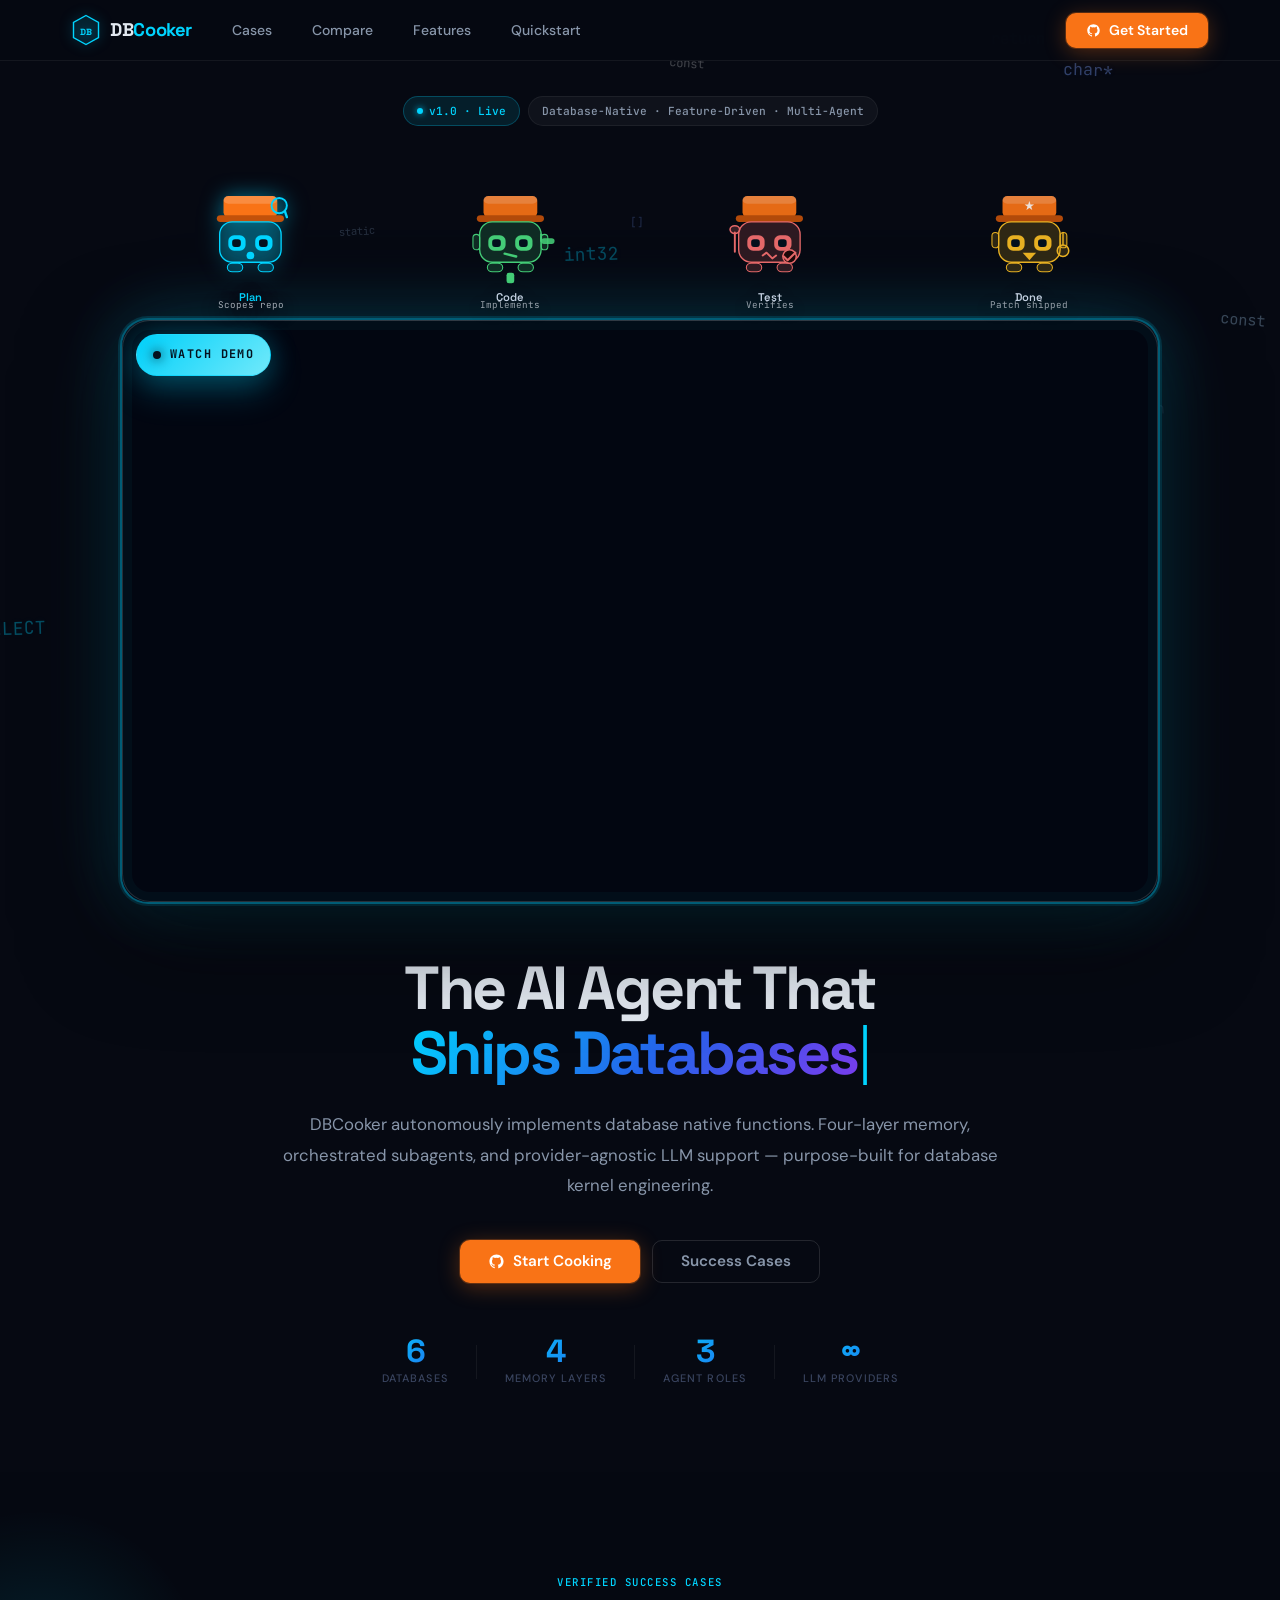
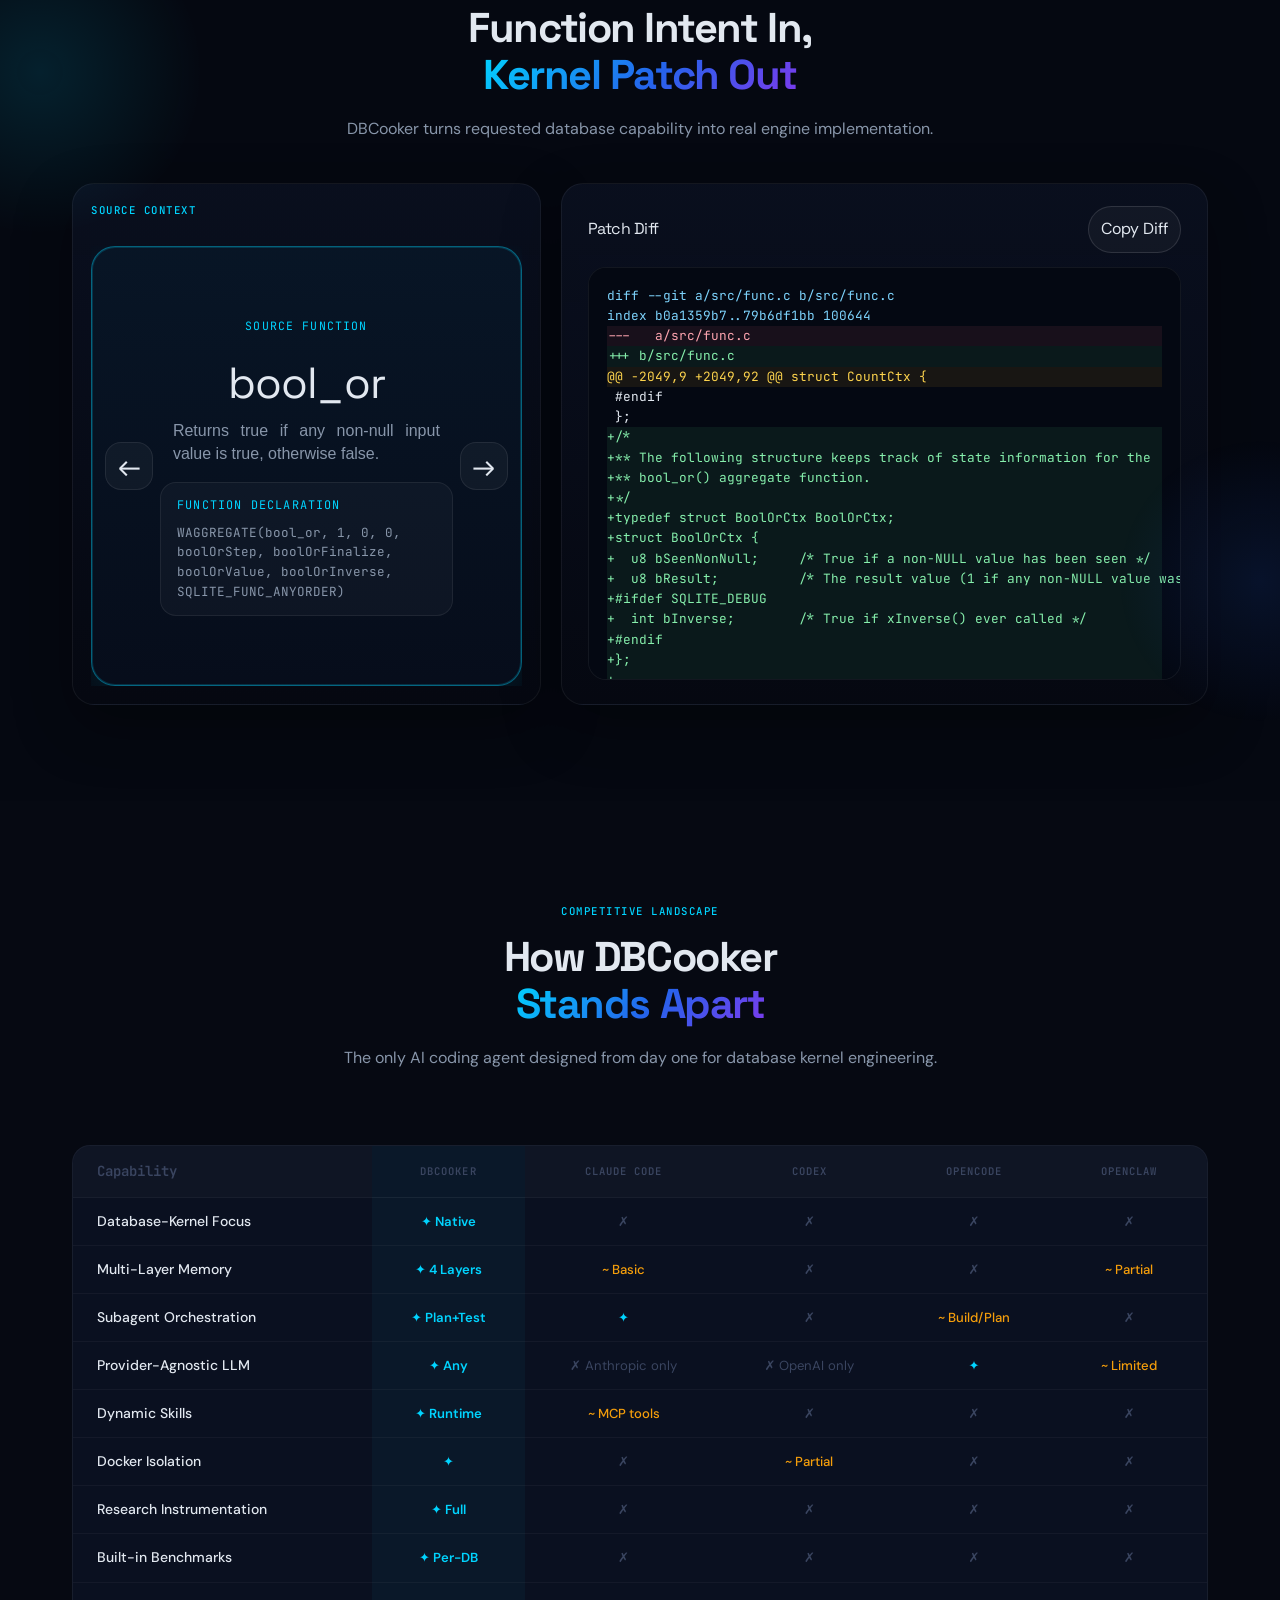
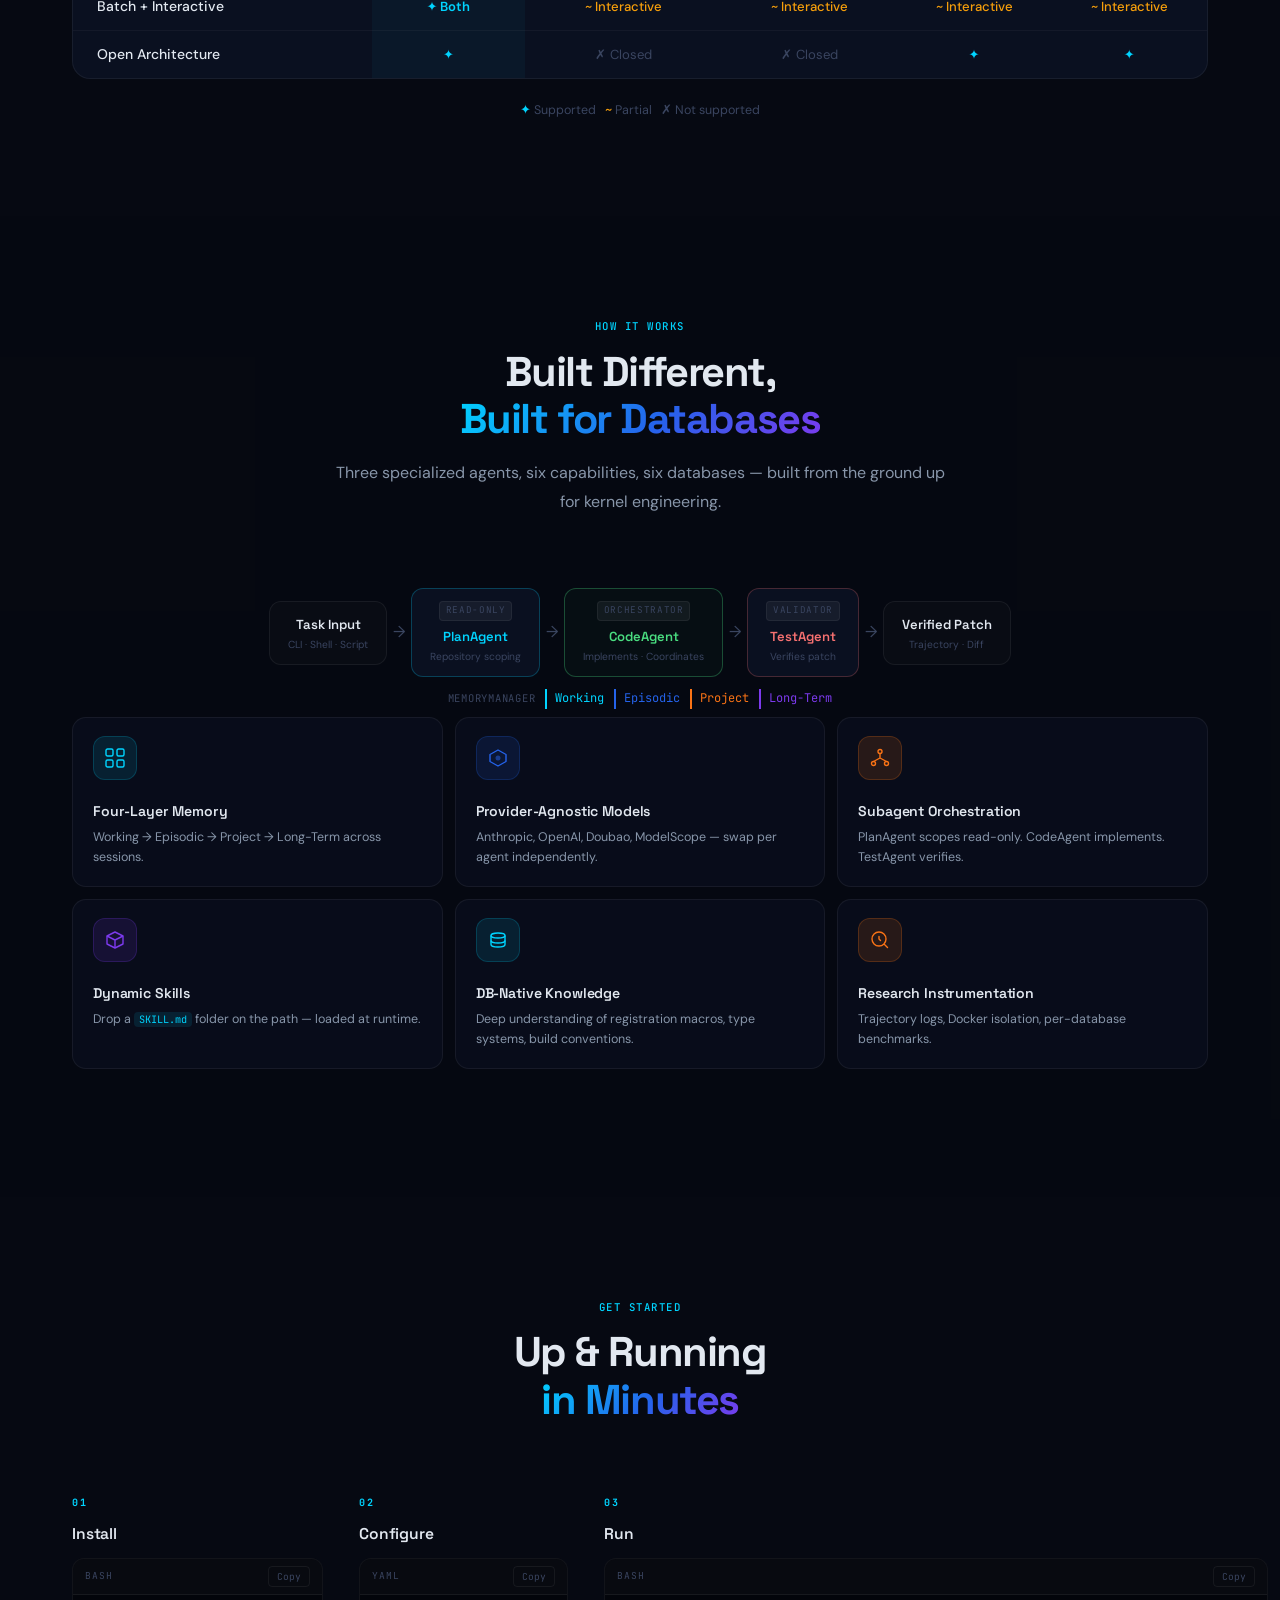
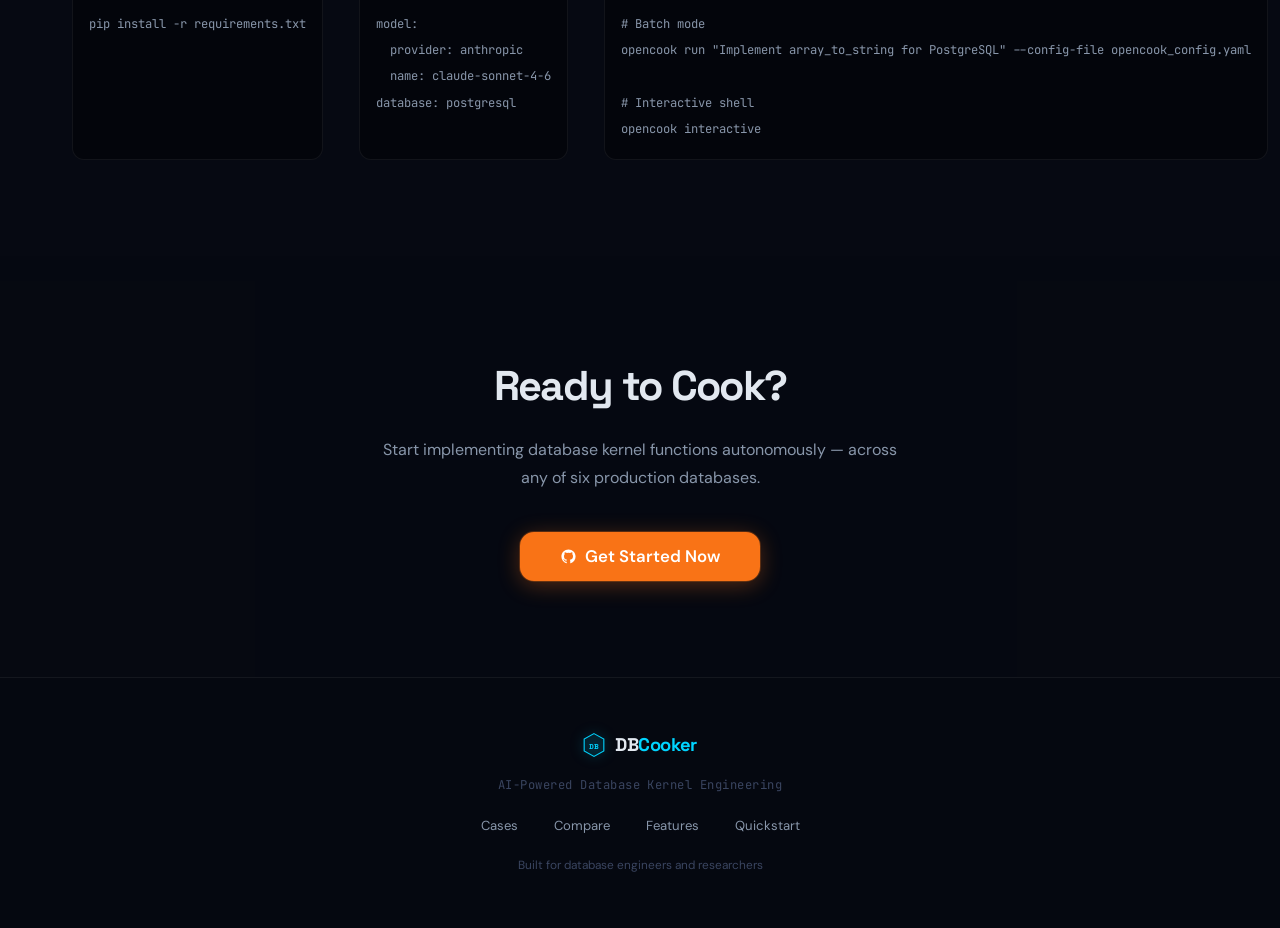
<file: index.html>
﻿<!DOCTYPE html>
<html lang="en">
<head>
  <meta charset="UTF-8"/>
  <meta name="viewport" content="width=device-width, initial-scale=1.0"/>
  <meta name="color-scheme" content="dark"/>
  <meta name="theme-color" content="#060912"/>
  <title>DBCooker - AI-Powered Database Engineering Agent</title>
  <link rel="preconnect" href="https://fonts.googleapis.com"/>
  <link rel="preconnect" href="https://fonts.gstatic.com" crossorigin/>
  <link href="https://fonts.googleapis.com/css2?family=DM+Sans:wght@400;500;700&family=Space+Grotesk:wght@400;500;600;700&family=JetBrains+Mono:wght@400;500&display=swap" rel="stylesheet"/>
  <link rel="stylesheet" href="style.css"/>
</head>
<body>

<!-- Code cloud canvas (bottom layer) -->
<canvas id="cloud-canvas" aria-hidden="true"></canvas>
<!-- Code rain canvas (top layer) -->
<canvas id="bg-canvas" aria-hidden="true"></canvas>

<!-- ═══ NAV ═══════════════════════════════════════════════ -->
<header class="nav" id="nav">
  <div class="nav-inner">
    <a class="logo" href="#">
      <svg class="logo-hex" width="28" height="32" viewBox="0 0 28 32" fill="none" aria-hidden="true">
        <path d="M14 1.5L26.5 8.5V23.5L14 30.5L1.5 23.5V8.5L14 1.5Z"
              stroke="#00D4FF" stroke-width="1.4" fill="rgba(0,212,255,0.06)"/>
        <text x="14" y="21" text-anchor="middle"
              font-family="Space Grotesk" font-size="9" font-weight="700" fill="#00D4FF">DB</text>
      </svg>
      <span class="logo-name">DB<span class="logo-hi">Cooker</span></span>
    </a>

    <nav aria-label="Main navigation">
      <ul class="nav-links">
        <li><a href="#cases">Cases</a></li>
        <li><a href="#compare">Compare</a></li>
        <li><a href="#features">Features</a></li>
        <!-- <li><a href="#databases">Databases</a></li> -->
        <li><a href="#quickstart">Quickstart</a></li>

      </ul>
    </nav>

    <a class="btn btn-cta" href="https://github.com/weAIDB/OpenCook">
      <svg width="15" height="15" viewBox="0 0 24 24" fill="currentColor" aria-hidden="true">
        <path d="M12 2C6.477 2 2 6.477 2 12c0 4.418 2.865 8.166 6.839 9.489.5.092.682-.217.682-.482 0-.237-.009-.868-.013-1.703-2.782.604-3.369-1.341-3.369-1.341-.454-1.155-1.11-1.463-1.11-1.463-.908-.62.069-.608.069-.608 1.003.07 1.531 1.03 1.531 1.03.892 1.529 2.341 1.087 2.91.832.092-.647.35-1.088.636-1.338-2.22-.253-4.555-1.11-4.555-4.943 0-1.091.39-1.984 1.029-2.683-.103-.253-.446-1.27.098-2.647 0 0 .84-.269 2.75 1.025A9.578 9.578 0 0 1 12 6.836a9.59 9.59 0 0 1 2.504.337c1.909-1.294 2.747-1.025 2.747-1.025.546 1.377.202 2.394.1 2.647.64.699 1.028 1.592 1.028 2.683 0 3.842-2.339 4.687-4.566 4.935.359.309.678.919.678 1.852 0 1.336-.012 2.415-.012 2.743 0 .267.18.578.688.48C19.138 20.163 22 16.418 22 12c0-5.523-4.477-10-10-10z"/>
      </svg>
      Get Started
    </a>
  </div>
</header>

<!-- ═══ HERO ═══════════════════════════════════════════════ -->
<section class="hero" id="hero">
  <div class="eyebrow-row hero-nav-pills">
    <span class="pill pill-cyan"><span class="pill-dot"></span>v1.0 &middot; Live</span>
    <span class="pill">Database-Native &middot; Feature-Driven &middot; Multi-Agent</span>
  </div>

  <div class="hero-text">
    <h1 class="hero-h1">
      The AI Agent That<br/>
      <span class="type-wrap">
        <span id="typer" class="text-grad"></span><span class="type-cur">|</span>
      </span>
    </h1>

    <p class="hero-p">
      DBCooker autonomously implements database native functions. Four-layer memory, orchestrated subagents, and provider-agnostic
      LLM support — purpose-built for database kernel engineering.
    </p>

    <div class="hero-btns">
      <a class="btn btn-cta btn-lg" href="https://github.com/weAIDB/OpenCook" target="_blank" rel="noopener noreferrer">
        <svg width="17" height="17" viewBox="0 0 24 24" fill="currentColor" aria-hidden="true">
          <path d="M12 2C6.477 2 2 6.477 2 12c0 4.418 2.865 8.166 6.839 9.489.5.092.682-.217.682-.482 0-.237-.009-.868-.013-1.703-2.782.604-3.369-1.341-3.369-1.341-.454-1.155-1.11-1.463-1.11-1.463-.908-.62.069-.608.069-.608 1.003.07 1.531 1.03 1.531 1.03.892 1.529 2.341 1.087 2.91.832.092-.647.35-1.088.636-1.338-2.22-.253-4.555-1.11-4.555-4.943 0-1.091.39-1.984 1.029-2.683-.103-.253-.446-1.27.098-2.647 0 0 .84-.269 2.75 1.025A9.578 9.578 0 0 1 12 6.836a9.59 9.59 0 0 1 2.504.337c1.909-1.294 2.747-1.025 2.747-1.025.546 1.377.202 2.394.1 2.647.64.699 1.028 1.592 1.028 2.683 0 3.842-2.339 4.687-4.566 4.935.359.309.678.919.678 1.852 0 1.336-.012 2.415-.012 2.743 0 .267.18.578.688.48C19.138 20.163 22 16.418 22 12c0-5.523-4.477-10-10-10z"/>
        </svg>
        Start Cooking
      </a>
      <a class="btn btn-outline btn-lg" href="#cases">Success Cases</a>
    </div>

    <div class="hero-stats">
      <div class="hstat"><span class="hstat-n" data-target="6">6</span><span class="hstat-l">Databases</span></div>
      <div class="hstat-sep"></div>
      <div class="hstat"><span class="hstat-n" data-target="4">4</span><span class="hstat-l">Memory Layers</span></div>
      <div class="hstat-sep"></div>
      <div class="hstat"><span class="hstat-n" data-target="3">3</span><span class="hstat-l">Agent Roles</span></div>
      <div class="hstat-sep"></div>
      <div class="hstat"><span class="hstat-n">∞</span><span class="hstat-l">LLM Providers</span></div>
    </div>
  </div>

  <!-- ══ RIGHT COLUMN: mascot (small) + terminal ══════════ -->
  <div class="hero-right">

  <!-- 4 workflow robot mascots -->
  <div class="wfr-row hero-robots">

    <!-- ── Plan robot: cyan, scanning eyes, magnifier ── -->
    <div class="wfr-item active" id="wfr0">
      <svg class="wfr-svg" viewBox="0 0 80 112" fill="none" overflow="visible" xmlns="http://www.w3.org/2000/svg">
        <g class="wfr-g-plan">
          <!-- Orange chef hat -->
          <rect x="12" y="0" width="56" height="22" rx="5" fill="#F97316"/>
          <rect x="12" y="0" width="56" height="8"  rx="5" fill="rgba(255,255,255,0.18)"/>
          <rect x="5"  y="20" width="70" height="7"  rx="4" fill="#C2510A"/>
          <!-- Magnifying glass (Plan tool) -->
          <circle cx="70" cy="10" r="8" stroke="#00D4FF" stroke-width="2" fill="rgba(0,212,255,0.08)"/>
          <line x1="76" y1="16" x2="78" y2="22" stroke="#00D4FF" stroke-width="2.5" stroke-linecap="round"/>
          <!-- Body (narrower) -->
          <rect x="8"  y="27" width="64" height="42" rx="13" fill="rgba(0,212,255,0.18)" stroke="#00D4FF" stroke-width="1.4"/>

          <!-- Eyes -->
          <rect x="17" y="41" width="18" height="16" rx="6" fill="#00D4FF"/>
          <rect class="wfr-ppl" x="21" y="45" width="9" height="8" rx="3" fill="#04111e"/>
          <rect x="45" y="41" width="18" height="16" rx="6" fill="#00D4FF"/>
          <rect class="wfr-ppl" x="49" y="45" width="9" height="8" rx="3" fill="#04111e"/>
          <!-- Mouth -->
          <circle cx="40" cy="62" r="4" fill="#00D4FF"/>
          <!-- Legs -->
          <rect x="16" y="70" width="16" height="9" rx="5" fill="rgba(0,212,255,0.18)" stroke="#00D4FF" stroke-width="1.1"/>
          <rect x="48" y="70" width="16" height="9" rx="5" fill="rgba(0,212,255,0.18)" stroke="#00D4FF" stroke-width="1.1"/>
        </g>
      </svg>
      <span class="wfr-name">Plan</span>
      <span class="wfr-desc">Scopes repo</span>
    </div>

    <!-- ── Code robot: blue, typing arms, cursor blink ── -->
    <div class="wfr-item" id="wfr1">
      <svg class="wfr-svg" viewBox="0 0 80 112" fill="none" overflow="visible" xmlns="http://www.w3.org/2000/svg">
        <g class="wfr-g-code">
          <!-- Orange chef hat -->
          <rect x="12" y="0" width="56" height="22" rx="5" fill="#F97316"/>
          <rect x="12" y="0" width="56" height="8"  rx="5" fill="rgba(255,255,255,0.18)"/>
          <rect x="5"  y="20" width="70" height="7"  rx="4" fill="#C2510A"/>
          <!-- Typing arms — behind body -->
          <rect class="wfr-al" x="1" y="40" width="7" height="16" rx="3.5" fill="rgba(74,222,128,0.18)" stroke="#4ADE80" stroke-width="1.1"/>
          <g class="wfr-ar">
            <rect x="72" y="40" width="7" height="16" rx="3.5" fill="rgba(74,222,128,0.18)" stroke="#4ADE80" stroke-width="1.1"/>
          </g>
          <!-- Body (narrower) -->
          <rect x="8"  y="27" width="64" height="42" rx="13" fill="rgba(74,222,128,0.18)" stroke="#4ADE80" stroke-width="1.4"/>
          <!-- Spatula (Code tool) — drawn after body = visible -->
          <rect x="72" y="44" width="14" height="6" rx="3" fill="#4ADE80" opacity="0.88"/>
          <line x1="72" y1="47" x2="72" y2="40" stroke="#4ADE80" stroke-width="2" stroke-linecap="round"/>

          <!-- Eyes -->
          <rect x="17" y="41" width="18" height="16" rx="6" fill="#4ADE80"/>
          <rect x="21" y="45" width="9" height="8" rx="3" fill="#04111e"/>
          <rect x="45" y="41" width="18" height="16" rx="6" fill="#4ADE80"/>
          <rect x="49" y="45" width="9" height="8" rx="3" fill="#04111e"/>
          <!-- Mouth (upper half chevron, gentle slope) -->
          <line x1="34" y1="60" x2="46" y2="63" stroke="#4ADE80" stroke-width="2.5" stroke-linecap="round"/>

          <!-- Legs -->
          <rect x="16" y="70" width="16" height="9" rx="5" fill="rgba(74,222,128,0.18)" stroke="#4ADE80" stroke-width="1.1"/>
          <rect x="48" y="70" width="16" height="9" rx="5" fill="rgba(74,222,128,0.18)" stroke="#4ADE80" stroke-width="1.1"/>
          <!-- Blinking cursor below -->
          <rect class="wfr-cur" x="36" y="80" width="8" height="11" rx="2.5" fill="#4ADE80"/>
        </g>
      </svg>
      <span class="wfr-name">Code</span>
      <span class="wfr-desc">Implements</span>
    </div>

    <!-- ── Test robot: green, checkmark badge, pupils look down ── -->
    <div class="wfr-item" id="wfr2">
      <svg class="wfr-svg" viewBox="0 0 80 112" fill="none" overflow="visible" xmlns="http://www.w3.org/2000/svg">
        <g class="wfr-g-test">
          <!-- Orange chef hat -->
          <rect x="12" y="0" width="56" height="22" rx="5" fill="#F97316"/>
          <rect x="12" y="0" width="56" height="8"  rx="5" fill="rgba(255,255,255,0.18)"/>
          <rect x="5"  y="20" width="70" height="7"  rx="4" fill="#C2510A"/>
          <!-- Body (narrower) -->
          <rect x="8"  y="27" width="64" height="42" rx="13" fill="rgba(248,113,113,0.18)" stroke="#F87171" stroke-width="1.4"/>
          <!-- Tasting spoon (left, drawn after body = visible) -->
          <line x1="4" y1="38" x2="4" y2="58" stroke="#F87171" stroke-width="2" stroke-linecap="round"/>
          <ellipse cx="4" cy="35" rx="5" ry="4" fill="rgba(248,113,113,0.22)" stroke="#F87171" stroke-width="1.6"/>

          <!-- Eyes (look-down pupils) -->
          <rect x="17" y="41" width="18" height="16" rx="6" fill="#F87171"/>
          <rect class="wfr-tpl" x="21" y="45" width="9" height="8" rx="3" fill="#04111e"/>
          <rect x="45" y="41" width="18" height="16" rx="6" fill="#F87171"/>
          <rect class="wfr-tpl" x="49" y="45" width="9" height="8" rx="3" fill="#04111e"/>
          <!-- Mouth (nervous zigzag) -->
          <path d="M33 62 L37 59 L43 65 L47 62" stroke="#F87171" stroke-width="2" stroke-linecap="round" stroke-linejoin="round" fill="none"/>
          <!-- Checkmark badge (right chest) -->
          <circle cx="61" cy="63" r="7" fill="#1e0808" stroke="#F87171" stroke-width="1.6"/>
          <path d="M55 63 l4 4 8-8" stroke="#F87171" stroke-width="2.2" stroke-linecap="round" stroke-linejoin="round" fill="none"/>
          <!-- Legs -->
          <rect x="16" y="70" width="16" height="9" rx="5" fill="rgba(248,113,113,0.18)" stroke="#F87171" stroke-width="1.1"/>
          <rect x="48" y="70" width="16" height="9" rx="5" fill="rgba(248,113,113,0.18)" stroke="#F87171" stroke-width="1.1"/>
        </g>
      </svg>
      <span class="wfr-name">Test</span>
      <span class="wfr-desc">Verifies</span>
    </div>

    <!-- ── Done robot: amber, raised arms, star spark ── -->
    <div class="wfr-item" id="wfr3">
      <svg class="wfr-svg" viewBox="0 0 80 112" fill="none" overflow="visible" xmlns="http://www.w3.org/2000/svg">
        <g class="wfr-g-done">
          <!-- Orange chef hat with celebration star -->
          <rect x="12" y="0" width="56" height="22" rx="5" fill="#F97316"/>
          <rect x="12" y="0" width="56" height="8"  rx="5" fill="rgba(255,255,255,0.18)"/>
          <rect x="5"  y="20" width="70" height="7"  rx="4" fill="#C2510A"/>
          <text class="wfr-star" x="40" y="15" font-size="13" fill="rgba(255,255,255,0.92)" text-anchor="middle">★</text>
          <!-- Raised arms + ladle (before body) -->
          <g class="wfr-dal">
            <rect x="1" y="38" width="7" height="16" rx="3.5" fill="rgba(251,191,36,0.18)" stroke="#FBBF24" stroke-width="1.1"/>
          </g>
          <g class="wfr-dar">
            <rect x="72" y="38" width="7" height="16" rx="3.5" fill="rgba(251,191,36,0.18)" stroke="#FBBF24" stroke-width="1.1"/>
            <circle cx="75" cy="57" r="6" fill="rgba(251,191,36,0.18)" stroke="#FBBF24" stroke-width="1.6"/>
            <line x1="75" y1="51" x2="75" y2="38" stroke="#FBBF24" stroke-width="1.5" stroke-linecap="round"/>
          </g>
          <!-- Body (narrower) -->
          <rect x="8"  y="27" width="64" height="42" rx="13" fill="rgba(251,191,36,0.18)" stroke="#FBBF24" stroke-width="1.4"/>

          <!-- Eyes -->
          <rect x="17" y="41" width="18" height="16" rx="6" fill="#FBBF24"/>
          <rect class="wfr-dpl" x="21" y="45" width="9" height="8" rx="3" fill="#04111e"/>
          <rect x="45" y="41" width="18" height="16" rx="6" fill="#FBBF24"/>
          <rect class="wfr-dpl" x="49" y="45" width="9" height="8" rx="3" fill="#04111e"/>
          <!-- Mouth (happy inverted triangle) -->
          <path d="M33 59 L47 59 L40 67 Z" fill="#FBBF24"/>
          <!-- Legs -->
          <rect x="16" y="70" width="16" height="9" rx="5" fill="rgba(251,191,36,0.18)" stroke="#FBBF24" stroke-width="1.1"/>
          <rect x="48" y="70" width="16" height="9" rx="5" fill="rgba(251,191,36,0.18)" stroke="#FBBF24" stroke-width="1.1"/>
        </g>
      </svg>
      <span class="wfr-name">Done</span>
      <span class="wfr-desc">Patch shipped</span>
    </div>

  </div><!-- end wfr-row -->

  <div class="hero-video" data-video-state="ready" data-vimeo-url="https://vimeo.com/1178451557">
    <div class="hero-video-hint" aria-hidden="true">
      <span class="hero-video-cta"><span class="hero-video-pulse"></span>Watch Demo</span>
    </div>
    <div class="hero-video-status" aria-live="polite">
      <div class="hero-video-status-card hero-video-status-card--loading">
        <div class="hero-video-status-spinner" aria-hidden="true"></div>
        <p class="hero-video-status-kicker">Connecting to Vimeo</p>
        <p class="hero-video-status-copy">Loading the demo video...</p>
      </div>
      <div class="hero-video-status-card hero-video-status-card--error">
        <div class="hero-video-status-poster" aria-hidden="true">
          <div class="hero-video-status-poster-image"></div>
        </div>
        <div class="hero-video-status-message">
          <p class="hero-video-status-kicker">Video temporarily unavailable</p>
          <p class="hero-video-status-copy">Please check your network status. If Vimeo is blocked, use the source link below.</p>
          <a class="hero-video-status-inline-link" href="https://vimeo.com/1178451557" target="_blank" rel="noopener noreferrer">Source video link: https://vimeo.com/1178451557</a>
          <a class="hero-video-status-link" href="https://vimeo.com/1178451557" target="_blank" rel="noopener noreferrer">Open Source Video</a>
        </div>
      </div>
    </div>
    <iframe
      src="https://player.vimeo.com/video/1178451557?autoplay=1&loop=1&muted=1&autopause=0&playsinline=1&dnt=1&title=0&byline=0&portrait=0"
      title="DBCooker demo video"
      loading="eager"
      allow="autoplay; fullscreen; picture-in-picture"
      allowfullscreen
    ></iframe>
  </div>

  <!-- Terminal card (inline in hero right) -->
  <div class="hero-term-wrap">
    <div class="demo-label">
      <span class="demo-dot"></span>Live Session
    </div>
    <div class="term-card">
      <div class="term-chrome">
        <span class="dot dot-r"></span><span class="dot dot-y"></span><span class="dot dot-g"></span>
        <span class="term-title">dbcooker — bash</span>
      </div>
      <div class="term-body">
        <div class="t-ln"><span class="t-ps">❯</span> dbcooker --target postgresql --func array_to_string</div>
        <div class="t-ln tl" id="tl1"><span class="t-kw">[PlanAgent]</span>  Scanning /src/backend/utils/adt/varlena.c ...</div>
        <div class="t-ln tl" id="tl2"><span class="t-kw">[Memory]</span>     Loading episodic context · 12 prior tasks found</div>
        <div class="t-ln tl" id="tl3"><span class="t-kw">[CodeAgent]</span>  Located PG_FUNCTION_INFO_V1 registration site</div>
        <div class="t-ln tl" id="tl4"><span class="t-kw">[CodeAgent]</span>  Writing · builtins.c · pg_proc.dat · sql/functions.sql</div>
        <div class="t-ln tl" id="tl5"><span class="t-ok">✔</span> array_to_string — implementation complete</div>
        <div class="t-ln tl" id="tl6"><span class="t-kw">[TestAgent]</span>  Running pg_regress · 48 / 48 passed</div>
        <div class="t-ln tl" id="tl7"><span class="t-ok">✔</span> Patch ready · 3 files · 0 regressions</div>
      </div>
    </div>
  </div><!-- end hero-term-wrap -->

  </div><!-- end hero-right -->
</section>

<!-- ═══ COMPARE ══════════════════════════════════════════ -->
<section class="section section-glass cases-stage" id="cases" data-success-cases-root data-sync-hash="false" data-cases-layout="carousel-fixed" data-autoplay-ms="5400">
  <div class="wrap">
    <div class="sec-head reveal cases-head">
      <div class="eyebrow">Verified Success Cases</div>
      <h2 class="sec-h2">Function Intent In,<br/><span class="text-grad">Kernel Patch Out</span></h2>
      <p class="sec-sub">
        DBCooker turns requested database capability into real engine implementation.
      </p>
    </div>

    <div class="cases-shell reveal">
      <div class="cases-source-col">
        <div class="cases-source-frame">
          <div class="cases-source-bar">
            <div class="eyebrow">Source Context</div>
          </div>
          <div class="case-carousel-window">
            <button class="cases-nav-btn cases-nav-btn--prev" id="cases-prev" type="button" aria-label="Previous case">
              <span aria-hidden="true">&larr;</span>
            </button>
            <div class="case-list case-carousel-track" id="case-list"></div>
            <button class="cases-nav-btn cases-nav-btn--next" id="cases-next" type="button" aria-label="Next case">
              <span aria-hidden="true">&rarr;</span>
            </button>
          </div>
        </div>
      </div>

      <div class="cases-detail-col">
        <section class="detail-panel" id="case-detail" aria-live="polite"></section>
      </div>
    </div>
  </div>
</section>

<section class="section" id="compare">
  <div class="wrap">
    <div class="sec-head reveal">
      <div class="eyebrow">Competitive Landscape</div>
      <h2 class="sec-h2">How DBCooker<br/><span class="text-grad">Stands Apart</span></h2>
      <p class="sec-sub">The only AI coding agent designed from day one for database kernel engineering.</p>
    </div>
    <!-- Video placeholder -->
    <div class="video-ph reveal">
      <div class="video-ph-play">
        <svg width="64" height="64" viewBox="0 0 64 64" fill="none">
          <circle cx="32" cy="32" r="30" stroke="rgba(0,212,255,0.35)" stroke-width="1.5"/>
          <circle cx="32" cy="32" r="30" stroke="rgba(0,212,255,0.08)" stroke-width="12"/>
          <path d="M26 22l20 10-20 10V22z" fill="rgba(0,212,255,0.75)"/>
        </svg>
      </div>
      <p class="video-ph-label">Demo Video — Coming Soon</p>
      <p class="video-ph-sub">End-to-end walkthrough: DBCooker autonomously implementing a PostgreSQL kernel function from task input to verified patch</p>
    </div>
    <div class="cmp-wrap reveal">
      <table class="cmp">
        <thead><tr>
          <th class="cmp-feat">Capability</th>
          <th class="cmp-db">DBCooker</th>
          <th>Claude Code</th><th>Codex</th><th>OpenCode</th><th>OpenClaw</th>
        </tr></thead>
        <tbody>
          <tr><td class="cmp-feat">Database-Kernel Focus</td><td class="cmp-db"><span class="cy">✦ Native</span></td><td><span class="cn">✗</span></td><td><span class="cn">✗</span></td><td><span class="cn">✗</span></td><td><span class="cn">✗</span></td></tr>
          <tr><td class="cmp-feat">Multi-Layer Memory</td><td class="cmp-db"><span class="cy">✦ 4 Layers</span></td><td><span class="cp">~ Basic</span></td><td><span class="cn">✗</span></td><td><span class="cn">✗</span></td><td><span class="cp">~ Partial</span></td></tr>
          <tr><td class="cmp-feat">Subagent Orchestration</td><td class="cmp-db"><span class="cy">✦ Plan+Test</span></td><td><span class="cy">✦</span></td><td><span class="cn">✗</span></td><td><span class="cp">~ Build/Plan</span></td><td><span class="cn">✗</span></td></tr>
          <tr><td class="cmp-feat">Provider-Agnostic LLM</td><td class="cmp-db"><span class="cy">✦ Any</span></td><td><span class="cn">✗ Anthropic only</span></td><td><span class="cn">✗ OpenAI only</span></td><td><span class="cy">✦</span></td><td><span class="cp">~ Limited</span></td></tr>
          <tr><td class="cmp-feat">Dynamic Skills</td><td class="cmp-db"><span class="cy">✦ Runtime</span></td><td><span class="cp">~ MCP tools</span></td><td><span class="cn">✗</span></td><td><span class="cn">✗</span></td><td><span class="cn">✗</span></td></tr>
          <tr><td class="cmp-feat">Docker Isolation</td><td class="cmp-db"><span class="cy">✦</span></td><td><span class="cn">✗</span></td><td><span class="cp">~ Partial</span></td><td><span class="cn">✗</span></td><td><span class="cn">✗</span></td></tr>
          <tr><td class="cmp-feat">Research Instrumentation</td><td class="cmp-db"><span class="cy">✦ Full</span></td><td><span class="cn">✗</span></td><td><span class="cn">✗</span></td><td><span class="cn">✗</span></td><td><span class="cn">✗</span></td></tr>
          <tr><td class="cmp-feat">Built-in Benchmarks</td><td class="cmp-db"><span class="cy">✦ Per-DB</span></td><td><span class="cn">✗</span></td><td><span class="cn">✗</span></td><td><span class="cn">✗</span></td><td><span class="cn">✗</span></td></tr>
          <tr><td class="cmp-feat">Batch + Interactive</td><td class="cmp-db"><span class="cy">✦ Both</span></td><td><span class="cp">~ Interactive</span></td><td><span class="cp">~ Interactive</span></td><td><span class="cp">~ Interactive</span></td><td><span class="cp">~ Interactive</span></td></tr>
          <tr><td class="cmp-feat">Open Architecture</td><td class="cmp-db"><span class="cy">✦</span></td><td><span class="cn">✗ Closed</span></td><td><span class="cn">✗ Closed</span></td><td><span class="cy">✦</span></td><td><span class="cy">✦</span></td></tr>
        </tbody>
      </table>
    </div>
    <p class="cmp-legend"><span class="cy">✦</span> Supported &nbsp; <span class="cp">~</span> Partial &nbsp; <span class="cn">✗</span> Not supported</p>
  </div>
</section>

<!-- ═══ FEATURES + DATABASES ═════════════════════════════ -->
<section class="section section-glass" id="features">
  <div class="wrap">
    <div class="sec-head reveal">
      <div class="eyebrow">How It Works</div>
      <h2 class="sec-h2">Built Different,<br/><span class="text-grad">Built for Databases</span></h2>
      <p class="sec-sub">Three specialized agents, six capabilities, six databases — built from the ground up for kernel engineering.</p>
    </div>

    <!-- Pipeline -->
    <div class="pipeline reveal">
      <div class="pl-node pl-input"><span class="pl-label">Task Input</span><span class="pl-sub">CLI · Shell · Script</span></div>
      <div class="pl-arr">→</div>
      <div class="pl-node pl-plan"><span class="pl-badge">Read-only</span><span class="pl-label">PlanAgent</span><span class="pl-sub">Repository scoping</span></div>
      <div class="pl-arr">→</div>
      <div class="pl-node pl-core"><span class="pl-badge">Orchestrator</span><span class="pl-label">CodeAgent</span><span class="pl-sub">Implements · Coordinates</span></div>
      <div class="pl-arr">→</div>
      <div class="pl-node pl-test"><span class="pl-badge">Validator</span><span class="pl-label">TestAgent</span><span class="pl-sub">Verifies patch</span></div>
      <div class="pl-arr">→</div>
      <div class="pl-node pl-output"><span class="pl-label">Verified Patch</span><span class="pl-sub">Trajectory · Diff</span></div>
    </div>
    <div class="pl-mem reveal">
      <span class="pl-mem-label">MemoryManager</span>
      <span class="aml" style="--mc:#00D4FF">Working</span>
      <span class="aml" style="--mc:#2563EB">Episodic</span>
      <span class="aml" style="--mc:#F97316">Project</span>
      <span class="aml" style="--mc:#7C3AED">Long-Term</span>
    </div>

    <!-- Capabilities -->
    <div class="feat-grid">
      <div class="feat-card reveal">
        <div class="bc-icon bc-icon-cyan">
          <svg width="20" height="20" viewBox="0 0 20 20" fill="none">
            <rect x="1" y="1" width="7" height="7" rx="1.5" stroke="#00D4FF" stroke-width="1.4"/>
            <rect x="12" y="1" width="7" height="7" rx="1.5" stroke="#00D4FF" stroke-width="1.4"/>
            <rect x="1" y="12" width="7" height="7" rx="1.5" stroke="#00D4FF" stroke-width="1.4"/>
            <rect x="12" y="12" width="7" height="7" rx="1.5" stroke="#00D4FF" stroke-width="1.4"/>
          </svg>
        </div>
        <h3>Four-Layer Memory</h3>
        <p>Working → Episodic → Project → Long-Term across sessions.</p>
      </div>
      <div class="feat-card reveal">
        <div class="bc-icon bc-icon-blue">
          <svg width="20" height="20" viewBox="0 0 20 20" fill="none">
            <path d="M10 2l8 4.5v7L10 18l-8-4.5v-7L10 2z" stroke="#2563EB" stroke-width="1.4" stroke-linejoin="round"/>
            <circle cx="10" cy="10" r="2.5" fill="#2563EB" opacity="0.5"/>
          </svg>
        </div>
        <h3>Provider-Agnostic Models</h3>
        <p>Anthropic, OpenAI, Doubao, ModelScope — swap per agent independently.</p>
      </div>
      <div class="feat-card reveal">
        <div class="bc-icon bc-icon-orange">
          <svg width="20" height="20" viewBox="0 0 20 20" fill="none">
            <circle cx="10" cy="3.5" r="2" stroke="#F97316" stroke-width="1.4"/>
            <circle cx="3.5" cy="15.5" r="2" stroke="#F97316" stroke-width="1.4"/>
            <circle cx="16.5" cy="15.5" r="2" stroke="#F97316" stroke-width="1.4"/>
            <path d="M10 5.5v4.5M10 10L3.5 13.5M10 10L16.5 13.5" stroke="#F97316" stroke-width="1.4" stroke-linecap="round"/>
          </svg>
        </div>
        <h3>Subagent Orchestration</h3>
        <p>PlanAgent scopes read-only. CodeAgent implements. TestAgent verifies.</p>
      </div>
      <div class="feat-card reveal">
        <div class="bc-icon bc-icon-purple">
          <svg width="20" height="20" viewBox="0 0 20 20" fill="none">
            <path d="M10 2L2 6v8l8 4 8-4V6L10 2z" stroke="#7C3AED" stroke-width="1.4" stroke-linejoin="round"/>
            <path d="M2 6l8 4 8-4M10 10v8" stroke="#7C3AED" stroke-width="1.4" stroke-linejoin="round"/>
          </svg>
        </div>
        <h3>Dynamic Skills</h3>
        <p>Drop a <code>SKILL.md</code> folder on the path — loaded at runtime.</p>
      </div>
      <div class="feat-card reveal">
        <div class="bc-icon bc-icon-cyan">
          <svg width="20" height="20" viewBox="0 0 20 20" fill="none">
            <ellipse cx="10" cy="5.5" rx="7" ry="2.5" stroke="#00D4FF" stroke-width="1.4"/>
            <path d="M3 5.5v5c0 1.38 3.13 2.5 7 2.5s7-1.12 7-2.5v-5" stroke="#00D4FF" stroke-width="1.4"/>
            <path d="M3 10.5v4c0 1.38 3.13 2.5 7 2.5s7-1.12 7-2.5v-4" stroke="#00D4FF" stroke-width="1.4"/>
          </svg>
        </div>
        <h3>DB-Native Knowledge</h3>
        <p>Deep understanding of registration macros, type systems, build conventions.</p>
      </div>
      <div class="feat-card reveal">
        <div class="bc-icon bc-icon-orange">
          <svg width="20" height="20" viewBox="0 0 20 20" fill="none">
            <path d="M17.5 17.5l-3.5-3.5M9 16A7 7 0 1 1 9 2a7 7 0 0 1 0 14z" stroke="#F97316" stroke-width="1.4" stroke-linecap="round"/>
            <path d="M9 6.5v2.5l1.5 1.5" stroke="#F97316" stroke-width="1.4" stroke-linecap="round"/>
          </svg>
        </div>
        <h3>Research Instrumentation</h3>
        <p>Trajectory logs, Docker isolation, per-database benchmarks.</p>
      </div>
    </div>

    <!-- Target databases -->
    <!-- <div class="db-bar reveal" id="databases">
      <div class="db-pill"><span class="db-badge db-pg">PG</span> PostgreSQL</div>
      <div class="db-pill"><span class="db-badge db-sq">SQ</span> SQLite</div>
      <div class="db-pill"><span class="db-badge db-dd">DD</span> DuckDB</div>
      <div class="db-pill"><span class="db-badge db-ch">CH</span> ClickHouse</div>
      <div class="db-pill"><span class="db-badge db-my">MY</span> MySQL</div>
      <div class="db-pill"><span class="db-badge db-ob">OB</span> OceanBase</div>
    </div> -->
  </div>
</section>

<!-- ═══ QUICKSTART ════════════════════════════════════════ -->
<section class="section" id="quickstart">
  <div class="wrap">
    <div class="sec-head reveal">
      <div class="eyebrow">Get Started</div>
      <h2 class="sec-h2">Up &amp; Running<br/><span class="text-grad">in Minutes</span></h2>
    </div>
    <div class="qs-grid">
      <div class="qs-step reveal">
        <div class="qs-n">01</div><div class="qs-title">Install</div>
        <div class="codebox"><div class="cb-bar"><span class="cb-lang">bash</span><button class="cb-copy" onclick="copyCode(this)">Copy</button></div><pre><code>pip install -r requirements.txt</code></pre></div>
      </div>
      <div class="qs-step reveal">
        <div class="qs-n">02</div><div class="qs-title">Configure</div>
        <div class="codebox"><div class="cb-bar"><span class="cb-lang">yaml</span><button class="cb-copy" onclick="copyCode(this)">Copy</button></div><pre><code>model:
  provider: anthropic
  name: claude-sonnet-4-6
database: postgresql</code></pre></div>
      </div>
      <div class="qs-step reveal">
        <div class="qs-n">03</div><div class="qs-title">Run</div>
        <div class="codebox"><div class="cb-bar"><span class="cb-lang">bash</span><button class="cb-copy" onclick="copyCode(this)">Copy</button></div><pre><code># Batch mode
opencook run "Implement array_to_string for PostgreSQL" --config-file opencook_config.yaml

# Interactive shell
opencook interactive</code></pre></div>
      </div>
    </div>
  </div>
</section>

<!-- ═══ CTA ══════════════════════════════════════════════ -->
<section class="cta-band">
  <div class="wrap">
    <div class="cta-inner reveal">
      <h2 class="cta-h2">Ready to Cook?</h2>
      <p class="cta-sub">Start implementing database kernel functions autonomously — across any of six production databases.</p>
      <a class="btn btn-cta btn-xl" href="https://github.com/weAIDB/OpenCook" target="_blank" rel="noopener noreferrer">
        <svg width="17" height="17" viewBox="0 0 24 24" fill="currentColor" aria-hidden="true">
          <path d="M12 2C6.477 2 2 6.477 2 12c0 4.418 2.865 8.166 6.839 9.489.5.092.682-.217.682-.482 0-.237-.009-.868-.013-1.703-2.782.604-3.369-1.341-3.369-1.341-.454-1.155-1.11-1.463-1.11-1.463-.908-.62.069-.608.069-.608 1.003.07 1.531 1.03 1.531 1.03.892 1.529 2.341 1.087 2.91.832.092-.647.35-1.088.636-1.338-2.22-.253-4.555-1.11-4.555-4.943 0-1.091.39-1.984 1.029-2.683-.103-.253-.446-1.27.098-2.647 0 0 .84-.269 2.75 1.025A9.578 9.578 0 0 1 12 6.836a9.59 9.59 0 0 1 2.504.337c1.909-1.294 2.747-1.025 2.747-1.025.546 1.377.202 2.394.1 2.647.64.699 1.028 1.592 1.028 2.683 0 3.842-2.339 4.687-4.566 4.935.359.309.678.919.678 1.852 0 1.336-.012 2.415-.012 2.743 0 .267.18.578.688.48C19.138 20.163 22 16.418 22 12c0-5.523-4.477-10-10-10z"/>
        </svg>
        Get Started Now
      </a>
    </div>
  </div>
</section>

<!-- ═══ FOOTER ════════════════════════════════════════════ -->
<footer class="footer">
  <div class="wrap">
    <div class="footer-inner">
      <div class="logo">
        <svg class="logo-hex" width="22" height="26" viewBox="0 0 28 32" fill="none" aria-hidden="true">
          <path d="M14 1.5L26.5 8.5V23.5L14 30.5L1.5 23.5V8.5L14 1.5Z" stroke="#00D4FF" stroke-width="1.4" fill="rgba(0,212,255,0.06)"/>
          <text x="14" y="21" text-anchor="middle" font-family="Space Grotesk" font-size="9" font-weight="700" fill="#00D4FF">DB</text>
        </svg>
        <span class="logo-name">DB<span class="logo-hi">Cooker</span></span>
      </div>
      <div class="footer-tag">AI-Powered Database Kernel Engineering</div>
      <nav class="footer-links" aria-label="Footer">
        <a href="#cases">Cases</a>
        <a href="#compare">Compare</a>
        <a href="#features">Features</a>
        <a href="#quickstart">Quickstart</a>
      </nav>
      <div class="footer-copy">Built for database engineers and researchers</div>
    </div>
  </div>
</footer>

<script src="success-cases-data.js"></script>
<script src="success-cases.js"></script>
<script src="https://player.vimeo.com/api/player.js"></script>
<script src="main.js"></script>
</body>
</html>
</file>
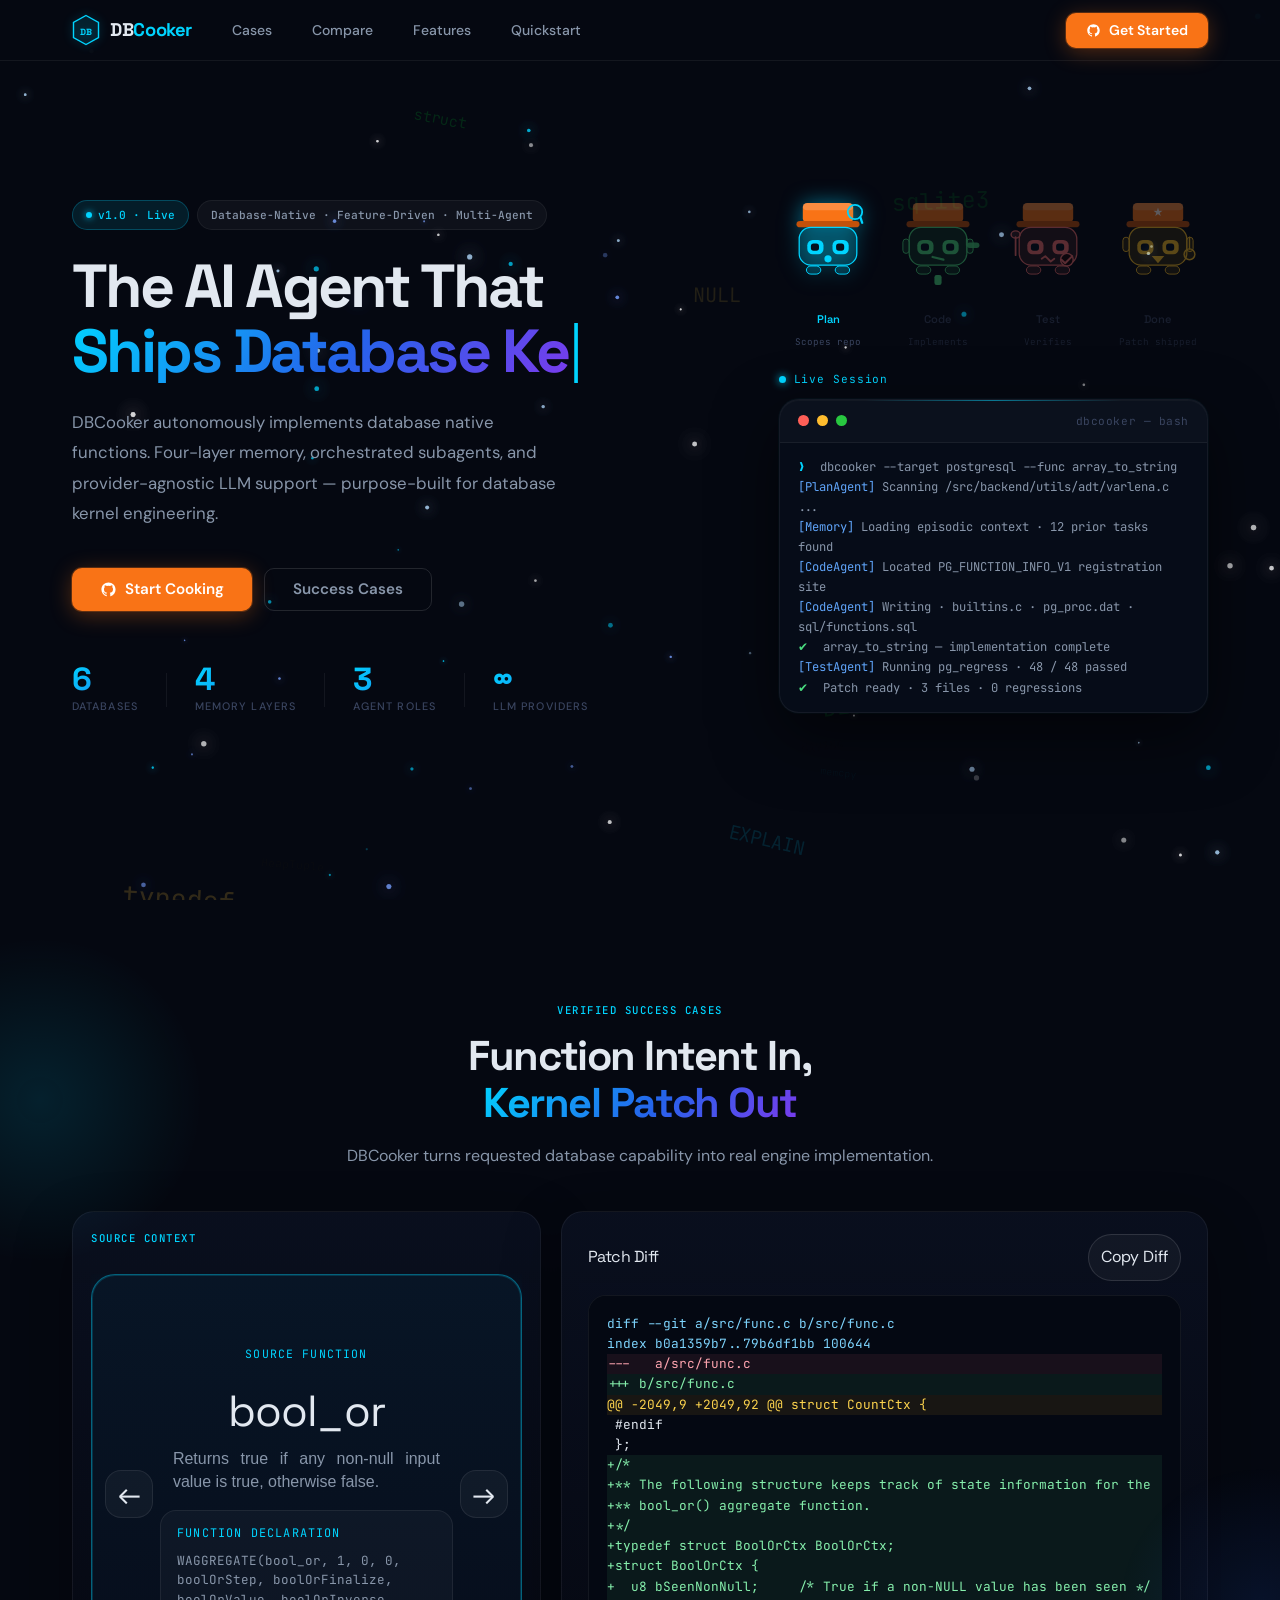
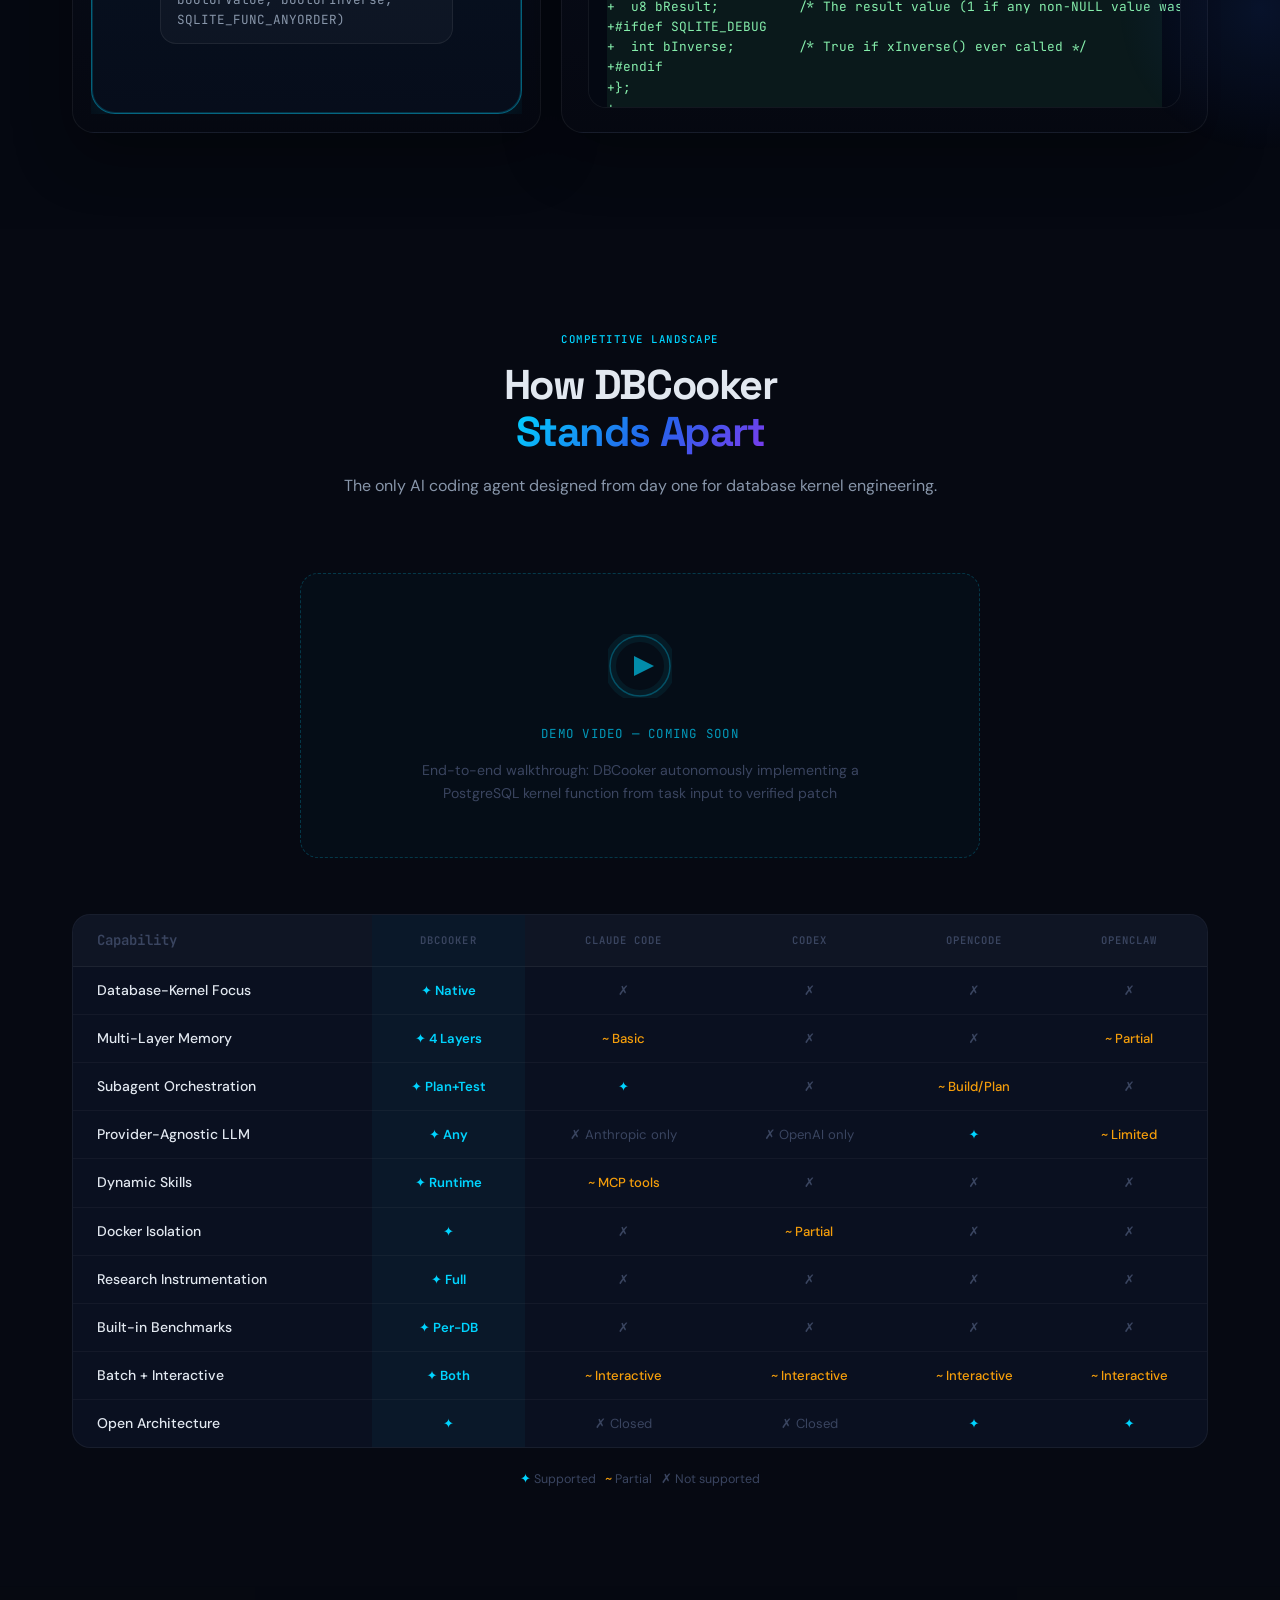
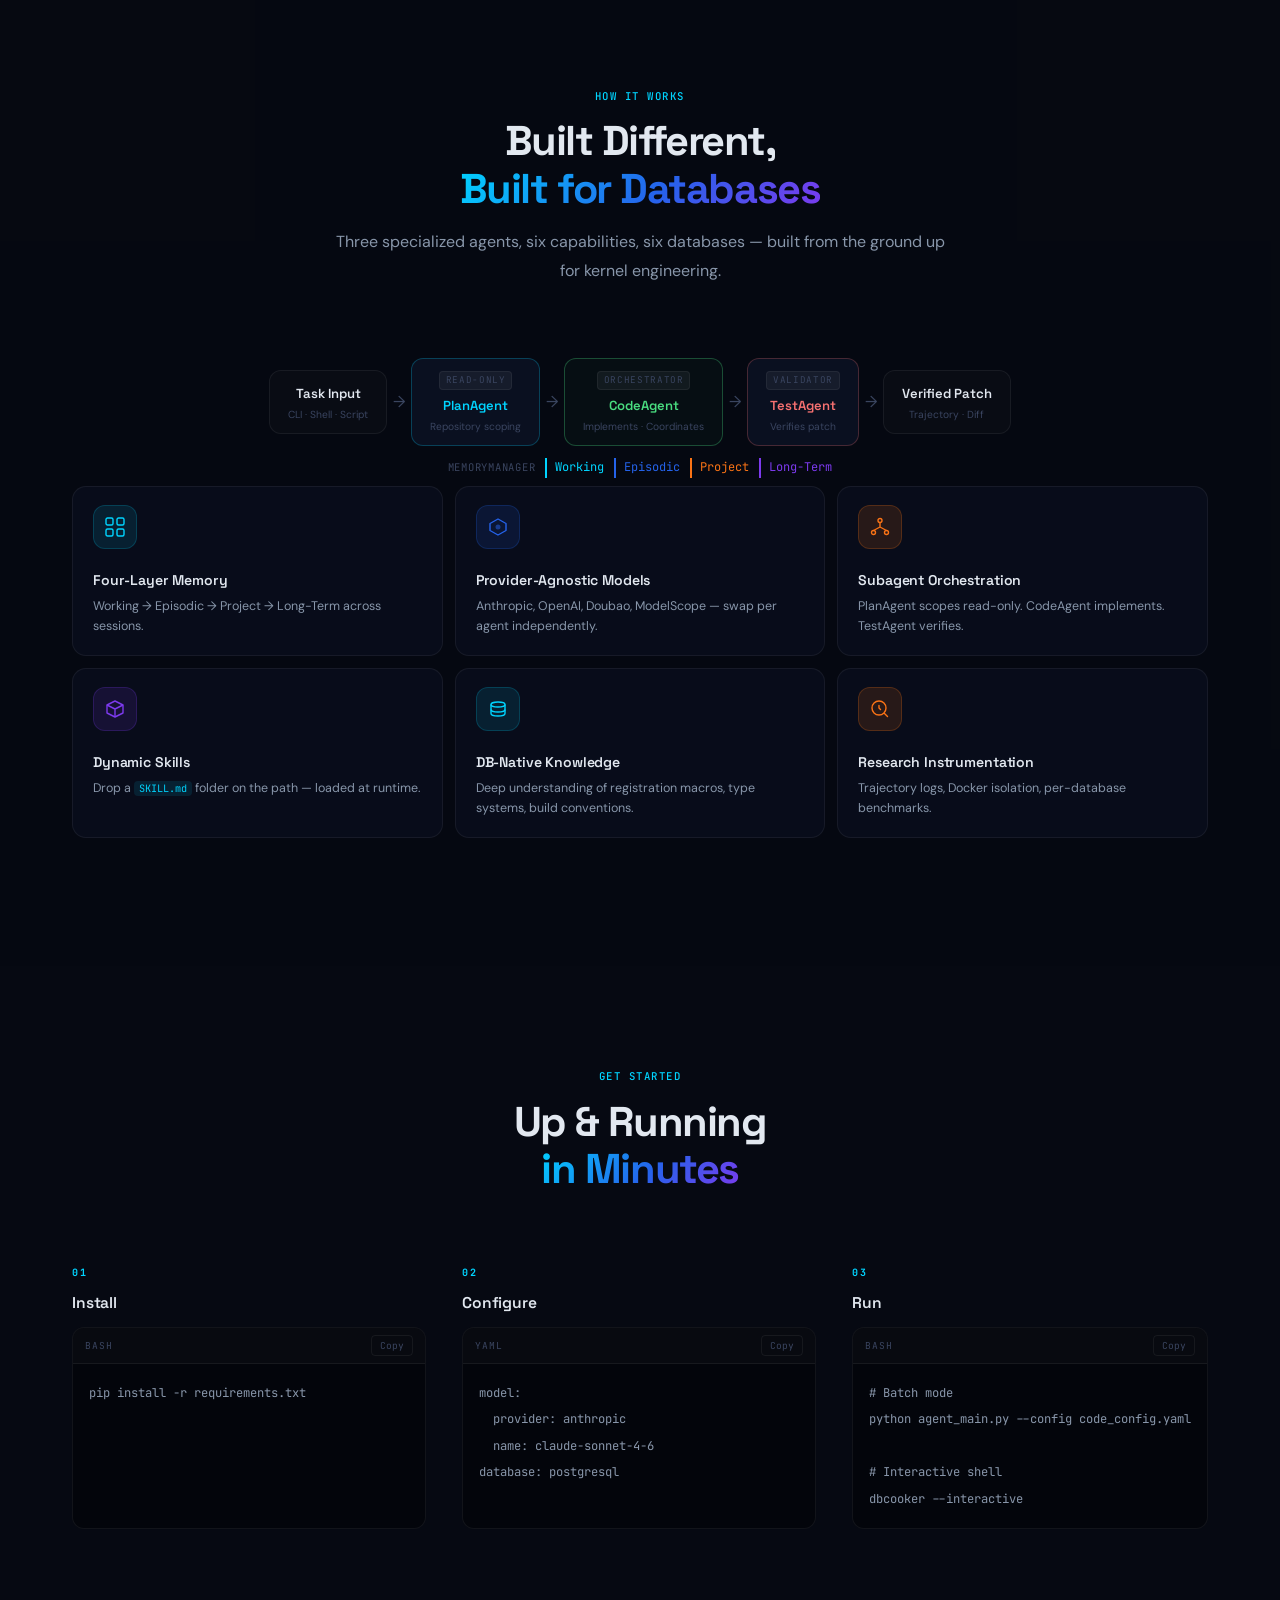
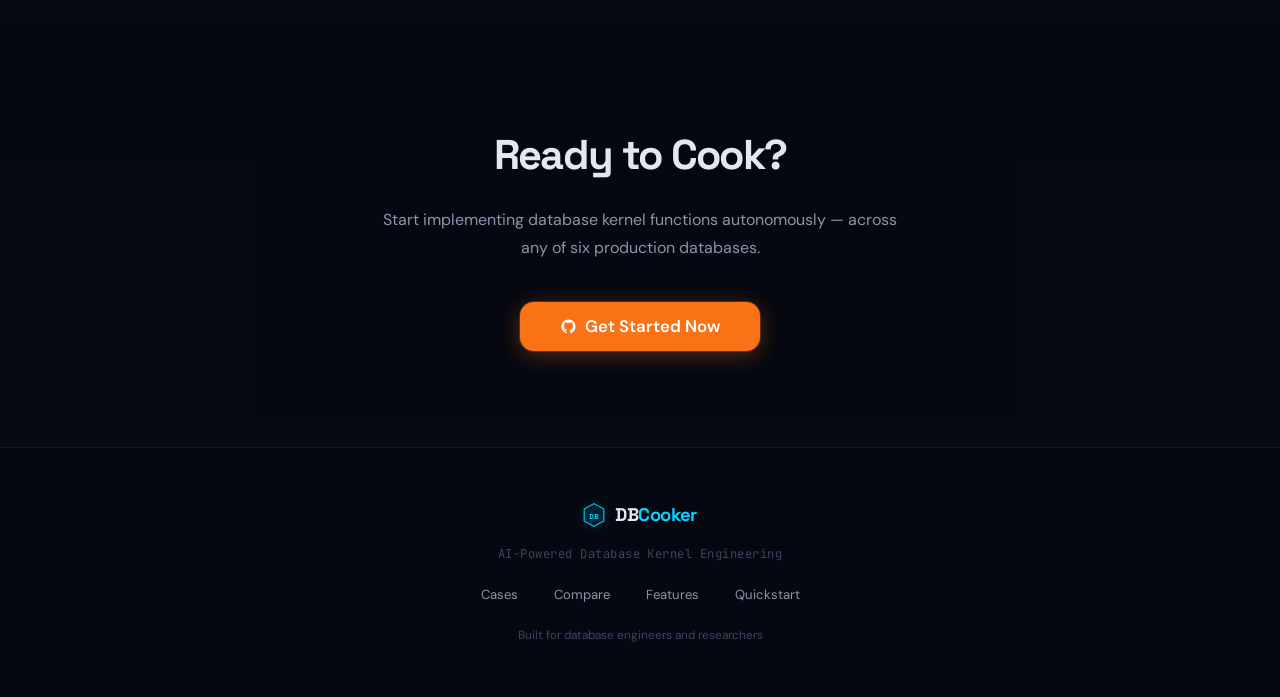
<file: homepage/index.html>
<!DOCTYPE html>
<html lang="en">
<head>
  <meta charset="UTF-8"/>
  <meta name="viewport" content="width=device-width, initial-scale=1.0"/>
  <meta name="color-scheme" content="dark"/>
  <meta name="theme-color" content="#060912"/>
  <title>DBCooker — AI-Powered Database Engineering Agent</title>
  <link rel="preconnect" href="https://fonts.googleapis.com"/>
  <link rel="preconnect" href="https://fonts.gstatic.com" crossorigin/>
  <link href="https://fonts.googleapis.com/css2?family=DM+Sans:wght@400;500;700&family=Space+Grotesk:wght@400;500;600;700&family=JetBrains+Mono:wght@400;500&display=swap" rel="stylesheet"/>
  <link rel="stylesheet" href="style.css"/>
</head>
<body>

<!-- Code cloud canvas (bottom layer) -->
<canvas id="cloud-canvas" aria-hidden="true"></canvas>
<!-- Code rain canvas (top layer) -->
<canvas id="bg-canvas" aria-hidden="true"></canvas>

<!-- ═══ NAV ═══════════════════════════════════════════════ -->
<header class="nav" id="nav">
  <div class="nav-inner">
    <a class="logo" href="#">
      <svg class="logo-hex" width="28" height="32" viewBox="0 0 28 32" fill="none" aria-hidden="true">
        <path d="M14 1.5L26.5 8.5V23.5L14 30.5L1.5 23.5V8.5L14 1.5Z"
              stroke="#00D4FF" stroke-width="1.4" fill="rgba(0,212,255,0.06)"/>
        <text x="14" y="21" text-anchor="middle"
              font-family="Space Grotesk" font-size="9" font-weight="700" fill="#00D4FF">DB</text>
      </svg>
      <span class="logo-name">DB<span class="logo-hi">Cooker</span></span>
    </a>

    <nav aria-label="Main navigation">
      <ul class="nav-links">
        <li><a href="#cases">Cases</a></li>
        <li><a href="#compare">Compare</a></li>
        <li><a href="#features">Features</a></li>
        <!-- <li><a href="#databases">Databases</a></li> -->
        <li><a href="#quickstart">Quickstart</a></li>

      </ul>
    </nav>

    <a class="btn btn-cta" href="#quickstart">
      <svg width="15" height="15" viewBox="0 0 24 24" fill="currentColor" aria-hidden="true">
        <path d="M12 2C6.477 2 2 6.477 2 12c0 4.418 2.865 8.166 6.839 9.489.5.092.682-.217.682-.482 0-.237-.009-.868-.013-1.703-2.782.604-3.369-1.341-3.369-1.341-.454-1.155-1.11-1.463-1.11-1.463-.908-.62.069-.608.069-.608 1.003.07 1.531 1.03 1.531 1.03.892 1.529 2.341 1.087 2.91.832.092-.647.35-1.088.636-1.338-2.22-.253-4.555-1.11-4.555-4.943 0-1.091.39-1.984 1.029-2.683-.103-.253-.446-1.27.098-2.647 0 0 .84-.269 2.75 1.025A9.578 9.578 0 0 1 12 6.836a9.59 9.59 0 0 1 2.504.337c1.909-1.294 2.747-1.025 2.747-1.025.546 1.377.202 2.394.1 2.647.64.699 1.028 1.592 1.028 2.683 0 3.842-2.339 4.687-4.566 4.935.359.309.678.919.678 1.852 0 1.336-.012 2.415-.012 2.743 0 .267.18.578.688.48C19.138 20.163 22 16.418 22 12c0-5.523-4.477-10-10-10z"/>
      </svg>
      Get Started
    </a>
  </div>
</header>

<!-- ═══ HERO ═══════════════════════════════════════════════ -->
<section class="hero" id="hero">
  <div class="hero-text">
    <div class="eyebrow-row">
      <span class="pill pill-cyan"><span class="pill-dot"></span>v1.0 · Live</span>
      <span class="pill">Database-Native · Feature-Driven · Multi-Agent</span>
    </div>

    <h1 class="hero-h1">
      The AI Agent That<br/>
      <span class="type-wrap">
        <span id="typer" class="text-grad"></span><span class="type-cur">|</span>
      </span>
    </h1>

    <p class="hero-p">
      DBCooker autonomously implements database native functions. Four-layer memory, orchestrated subagents, and provider-agnostic
      LLM support — purpose-built for database kernel engineering.
    </p>

    <div class="hero-btns">
      <a class="btn btn-cta btn-lg" href="https://github.com/" target="_blank" rel="noopener noreferrer">
        <svg width="17" height="17" viewBox="0 0 24 24" fill="currentColor" aria-hidden="true">
          <path d="M12 2C6.477 2 2 6.477 2 12c0 4.418 2.865 8.166 6.839 9.489.5.092.682-.217.682-.482 0-.237-.009-.868-.013-1.703-2.782.604-3.369-1.341-3.369-1.341-.454-1.155-1.11-1.463-1.11-1.463-.908-.62.069-.608.069-.608 1.003.07 1.531 1.03 1.531 1.03.892 1.529 2.341 1.087 2.91.832.092-.647.35-1.088.636-1.338-2.22-.253-4.555-1.11-4.555-4.943 0-1.091.39-1.984 1.029-2.683-.103-.253-.446-1.27.098-2.647 0 0 .84-.269 2.75 1.025A9.578 9.578 0 0 1 12 6.836a9.59 9.59 0 0 1 2.504.337c1.909-1.294 2.747-1.025 2.747-1.025.546 1.377.202 2.394.1 2.647.64.699 1.028 1.592 1.028 2.683 0 3.842-2.339 4.687-4.566 4.935.359.309.678.919.678 1.852 0 1.336-.012 2.415-.012 2.743 0 .267.18.578.688.48C19.138 20.163 22 16.418 22 12c0-5.523-4.477-10-10-10z"/>
        </svg>
        Start Cooking
      </a>
      <a class="btn btn-outline btn-lg" href="#cases">Success Cases</a>
    </div>

    <div class="hero-stats">
      <div class="hstat"><span class="hstat-n" data-target="6">6</span><span class="hstat-l">Databases</span></div>
      <div class="hstat-sep"></div>
      <div class="hstat"><span class="hstat-n" data-target="4">4</span><span class="hstat-l">Memory Layers</span></div>
      <div class="hstat-sep"></div>
      <div class="hstat"><span class="hstat-n" data-target="3">3</span><span class="hstat-l">Agent Roles</span></div>
      <div class="hstat-sep"></div>
      <div class="hstat"><span class="hstat-n">∞</span><span class="hstat-l">LLM Providers</span></div>
    </div>
  </div>

  <!-- ══ RIGHT COLUMN: mascot (small) + terminal ══════════ -->
  <div class="hero-right">

  <!-- 4 workflow robot mascots -->
  <div class="wfr-row">

    <!-- ── Plan robot: cyan, scanning eyes, magnifier ── -->
    <div class="wfr-item active" id="wfr0">
      <svg class="wfr-svg" viewBox="0 0 80 112" fill="none" overflow="visible" xmlns="http://www.w3.org/2000/svg">
        <g class="wfr-g-plan">
          <!-- Orange chef hat -->
          <rect x="12" y="0" width="56" height="22" rx="5" fill="#F97316"/>
          <rect x="12" y="0" width="56" height="8"  rx="5" fill="rgba(255,255,255,0.18)"/>
          <rect x="5"  y="20" width="70" height="7"  rx="4" fill="#C2510A"/>
          <!-- Magnifying glass (Plan tool) -->
          <circle cx="70" cy="10" r="8" stroke="#00D4FF" stroke-width="2" fill="rgba(0,212,255,0.08)"/>
          <line x1="76" y1="16" x2="78" y2="22" stroke="#00D4FF" stroke-width="2.5" stroke-linecap="round"/>
          <!-- Body (narrower) -->
          <rect x="8"  y="27" width="64" height="42" rx="13" fill="rgba(0,212,255,0.18)" stroke="#00D4FF" stroke-width="1.4"/>

          <!-- Eyes -->
          <rect x="17" y="41" width="18" height="16" rx="6" fill="#00D4FF"/>
          <rect class="wfr-ppl" x="21" y="45" width="9" height="8" rx="3" fill="#04111e"/>
          <rect x="45" y="41" width="18" height="16" rx="6" fill="#00D4FF"/>
          <rect class="wfr-ppl" x="49" y="45" width="9" height="8" rx="3" fill="#04111e"/>
          <!-- Mouth -->
          <circle cx="40" cy="62" r="4" fill="#00D4FF"/>
          <!-- Legs -->
          <rect x="16" y="70" width="16" height="9" rx="5" fill="rgba(0,212,255,0.18)" stroke="#00D4FF" stroke-width="1.1"/>
          <rect x="48" y="70" width="16" height="9" rx="5" fill="rgba(0,212,255,0.18)" stroke="#00D4FF" stroke-width="1.1"/>
        </g>
      </svg>
      <span class="wfr-name">Plan</span>
      <span class="wfr-desc">Scopes repo</span>
    </div>

    <!-- ── Code robot: blue, typing arms, cursor blink ── -->
    <div class="wfr-item" id="wfr1">
      <svg class="wfr-svg" viewBox="0 0 80 112" fill="none" overflow="visible" xmlns="http://www.w3.org/2000/svg">
        <g class="wfr-g-code">
          <!-- Orange chef hat -->
          <rect x="12" y="0" width="56" height="22" rx="5" fill="#F97316"/>
          <rect x="12" y="0" width="56" height="8"  rx="5" fill="rgba(255,255,255,0.18)"/>
          <rect x="5"  y="20" width="70" height="7"  rx="4" fill="#C2510A"/>
          <!-- Typing arms — behind body -->
          <rect class="wfr-al" x="1" y="40" width="7" height="16" rx="3.5" fill="rgba(74,222,128,0.18)" stroke="#4ADE80" stroke-width="1.1"/>
          <g class="wfr-ar">
            <rect x="72" y="40" width="7" height="16" rx="3.5" fill="rgba(74,222,128,0.18)" stroke="#4ADE80" stroke-width="1.1"/>
          </g>
          <!-- Body (narrower) -->
          <rect x="8"  y="27" width="64" height="42" rx="13" fill="rgba(74,222,128,0.18)" stroke="#4ADE80" stroke-width="1.4"/>
          <!-- Spatula (Code tool) — drawn after body = visible -->
          <rect x="72" y="44" width="14" height="6" rx="3" fill="#4ADE80" opacity="0.88"/>
          <line x1="72" y1="47" x2="72" y2="40" stroke="#4ADE80" stroke-width="2" stroke-linecap="round"/>

          <!-- Eyes -->
          <rect x="17" y="41" width="18" height="16" rx="6" fill="#4ADE80"/>
          <rect x="21" y="45" width="9" height="8" rx="3" fill="#04111e"/>
          <rect x="45" y="41" width="18" height="16" rx="6" fill="#4ADE80"/>
          <rect x="49" y="45" width="9" height="8" rx="3" fill="#04111e"/>
          <!-- Mouth (upper half chevron, gentle slope) -->
          <line x1="34" y1="60" x2="46" y2="63" stroke="#4ADE80" stroke-width="2.5" stroke-linecap="round"/>

          <!-- Legs -->
          <rect x="16" y="70" width="16" height="9" rx="5" fill="rgba(74,222,128,0.18)" stroke="#4ADE80" stroke-width="1.1"/>
          <rect x="48" y="70" width="16" height="9" rx="5" fill="rgba(74,222,128,0.18)" stroke="#4ADE80" stroke-width="1.1"/>
          <!-- Blinking cursor below -->
          <rect class="wfr-cur" x="36" y="80" width="8" height="11" rx="2.5" fill="#4ADE80"/>
        </g>
      </svg>
      <span class="wfr-name">Code</span>
      <span class="wfr-desc">Implements</span>
    </div>

    <!-- ── Test robot: green, checkmark badge, pupils look down ── -->
    <div class="wfr-item" id="wfr2">
      <svg class="wfr-svg" viewBox="0 0 80 112" fill="none" overflow="visible" xmlns="http://www.w3.org/2000/svg">
        <g class="wfr-g-test">
          <!-- Orange chef hat -->
          <rect x="12" y="0" width="56" height="22" rx="5" fill="#F97316"/>
          <rect x="12" y="0" width="56" height="8"  rx="5" fill="rgba(255,255,255,0.18)"/>
          <rect x="5"  y="20" width="70" height="7"  rx="4" fill="#C2510A"/>
          <!-- Body (narrower) -->
          <rect x="8"  y="27" width="64" height="42" rx="13" fill="rgba(248,113,113,0.18)" stroke="#F87171" stroke-width="1.4"/>
          <!-- Tasting spoon (left, drawn after body = visible) -->
          <line x1="4" y1="38" x2="4" y2="58" stroke="#F87171" stroke-width="2" stroke-linecap="round"/>
          <ellipse cx="4" cy="35" rx="5" ry="4" fill="rgba(248,113,113,0.22)" stroke="#F87171" stroke-width="1.6"/>

          <!-- Eyes (look-down pupils) -->
          <rect x="17" y="41" width="18" height="16" rx="6" fill="#F87171"/>
          <rect class="wfr-tpl" x="21" y="45" width="9" height="8" rx="3" fill="#04111e"/>
          <rect x="45" y="41" width="18" height="16" rx="6" fill="#F87171"/>
          <rect class="wfr-tpl" x="49" y="45" width="9" height="8" rx="3" fill="#04111e"/>
          <!-- Mouth (nervous zigzag) -->
          <path d="M33 62 L37 59 L43 65 L47 62" stroke="#F87171" stroke-width="2" stroke-linecap="round" stroke-linejoin="round" fill="none"/>
          <!-- Checkmark badge (right chest) -->
          <circle cx="61" cy="63" r="7" fill="#1e0808" stroke="#F87171" stroke-width="1.6"/>
          <path d="M55 63 l4 4 8-8" stroke="#F87171" stroke-width="2.2" stroke-linecap="round" stroke-linejoin="round" fill="none"/>
          <!-- Legs -->
          <rect x="16" y="70" width="16" height="9" rx="5" fill="rgba(248,113,113,0.18)" stroke="#F87171" stroke-width="1.1"/>
          <rect x="48" y="70" width="16" height="9" rx="5" fill="rgba(248,113,113,0.18)" stroke="#F87171" stroke-width="1.1"/>
        </g>
      </svg>
      <span class="wfr-name">Test</span>
      <span class="wfr-desc">Verifies</span>
    </div>

    <!-- ── Done robot: amber, raised arms, star spark ── -->
    <div class="wfr-item" id="wfr3">
      <svg class="wfr-svg" viewBox="0 0 80 112" fill="none" overflow="visible" xmlns="http://www.w3.org/2000/svg">
        <g class="wfr-g-done">
          <!-- Orange chef hat with celebration star -->
          <rect x="12" y="0" width="56" height="22" rx="5" fill="#F97316"/>
          <rect x="12" y="0" width="56" height="8"  rx="5" fill="rgba(255,255,255,0.18)"/>
          <rect x="5"  y="20" width="70" height="7"  rx="4" fill="#C2510A"/>
          <text class="wfr-star" x="40" y="15" font-size="13" fill="rgba(255,255,255,0.92)" text-anchor="middle">★</text>
          <!-- Raised arms + ladle (before body) -->
          <g class="wfr-dal">
            <rect x="1" y="38" width="7" height="16" rx="3.5" fill="rgba(251,191,36,0.18)" stroke="#FBBF24" stroke-width="1.1"/>
          </g>
          <g class="wfr-dar">
            <rect x="72" y="38" width="7" height="16" rx="3.5" fill="rgba(251,191,36,0.18)" stroke="#FBBF24" stroke-width="1.1"/>
            <circle cx="75" cy="57" r="6" fill="rgba(251,191,36,0.18)" stroke="#FBBF24" stroke-width="1.6"/>
            <line x1="75" y1="51" x2="75" y2="38" stroke="#FBBF24" stroke-width="1.5" stroke-linecap="round"/>
          </g>
          <!-- Body (narrower) -->
          <rect x="8"  y="27" width="64" height="42" rx="13" fill="rgba(251,191,36,0.18)" stroke="#FBBF24" stroke-width="1.4"/>

          <!-- Eyes -->
          <rect x="17" y="41" width="18" height="16" rx="6" fill="#FBBF24"/>
          <rect class="wfr-dpl" x="21" y="45" width="9" height="8" rx="3" fill="#04111e"/>
          <rect x="45" y="41" width="18" height="16" rx="6" fill="#FBBF24"/>
          <rect class="wfr-dpl" x="49" y="45" width="9" height="8" rx="3" fill="#04111e"/>
          <!-- Mouth (happy inverted triangle) -->
          <path d="M33 59 L47 59 L40 67 Z" fill="#FBBF24"/>
          <!-- Legs -->
          <rect x="16" y="70" width="16" height="9" rx="5" fill="rgba(251,191,36,0.18)" stroke="#FBBF24" stroke-width="1.1"/>
          <rect x="48" y="70" width="16" height="9" rx="5" fill="rgba(251,191,36,0.18)" stroke="#FBBF24" stroke-width="1.1"/>
        </g>
      </svg>
      <span class="wfr-name">Done</span>
      <span class="wfr-desc">Patch shipped</span>
    </div>

  </div><!-- end wfr-row -->

  <!-- Terminal card (inline in hero right) -->
  <div class="hero-term-wrap">
    <div class="demo-label">
      <span class="demo-dot"></span>Live Session
    </div>
    <div class="term-card">
      <div class="term-chrome">
        <span class="dot dot-r"></span><span class="dot dot-y"></span><span class="dot dot-g"></span>
        <span class="term-title">dbcooker — bash</span>
      </div>
      <div class="term-body">
        <div class="t-ln"><span class="t-ps">❯</span> dbcooker --target postgresql --func array_to_string</div>
        <div class="t-ln tl" id="tl1"><span class="t-kw">[PlanAgent]</span>  Scanning /src/backend/utils/adt/varlena.c ...</div>
        <div class="t-ln tl" id="tl2"><span class="t-kw">[Memory]</span>     Loading episodic context · 12 prior tasks found</div>
        <div class="t-ln tl" id="tl3"><span class="t-kw">[CodeAgent]</span>  Located PG_FUNCTION_INFO_V1 registration site</div>
        <div class="t-ln tl" id="tl4"><span class="t-kw">[CodeAgent]</span>  Writing · builtins.c · pg_proc.dat · sql/functions.sql</div>
        <div class="t-ln tl" id="tl5"><span class="t-ok">✔</span> array_to_string — implementation complete</div>
        <div class="t-ln tl" id="tl6"><span class="t-kw">[TestAgent]</span>  Running pg_regress · 48 / 48 passed</div>
        <div class="t-ln tl" id="tl7"><span class="t-ok">✔</span> Patch ready · 3 files · 0 regressions</div>
      </div>
    </div>
  </div><!-- end hero-term-wrap -->

  </div><!-- end hero-right -->
</section>

<!-- ═══ COMPARE ══════════════════════════════════════════ -->
<section class="section section-glass cases-stage" id="cases" data-success-cases-root data-sync-hash="false" data-cases-layout="carousel-fixed" data-autoplay-ms="5400">
  <div class="wrap">
    <div class="sec-head reveal cases-head">
      <div class="eyebrow">Verified Success Cases</div>
      <h2 class="sec-h2">Function Intent In,<br/><span class="text-grad">Kernel Patch Out</span></h2>
      <p class="sec-sub">
        DBCooker turns requested database capability into real engine implementation.
      </p>
    </div>

    <div class="cases-shell reveal">
      <div class="cases-source-col">
        <div class="cases-source-frame">
          <div class="cases-source-bar">
            <div class="eyebrow">Source Context</div>
          </div>
          <div class="case-carousel-window">
            <button class="cases-nav-btn cases-nav-btn--prev" id="cases-prev" type="button" aria-label="Previous case">
              <span aria-hidden="true">&larr;</span>
            </button>
            <div class="case-list case-carousel-track" id="case-list"></div>
            <button class="cases-nav-btn cases-nav-btn--next" id="cases-next" type="button" aria-label="Next case">
              <span aria-hidden="true">&rarr;</span>
            </button>
          </div>
        </div>
      </div>

      <div class="cases-detail-col">
        <section class="detail-panel" id="case-detail" aria-live="polite"></section>
      </div>
    </div>
  </div>
</section>

<section class="section" id="compare">
  <div class="wrap">
    <div class="sec-head reveal">
      <div class="eyebrow">Competitive Landscape</div>
      <h2 class="sec-h2">How DBCooker<br/><span class="text-grad">Stands Apart</span></h2>
      <p class="sec-sub">The only AI coding agent designed from day one for database kernel engineering.</p>
    </div>
    <!-- Video placeholder -->
    <div class="video-ph reveal">
      <div class="video-ph-play">
        <svg width="64" height="64" viewBox="0 0 64 64" fill="none">
          <circle cx="32" cy="32" r="30" stroke="rgba(0,212,255,0.35)" stroke-width="1.5"/>
          <circle cx="32" cy="32" r="30" stroke="rgba(0,212,255,0.08)" stroke-width="12"/>
          <path d="M26 22l20 10-20 10V22z" fill="rgba(0,212,255,0.75)"/>
        </svg>
      </div>
      <p class="video-ph-label">Demo Video — Coming Soon</p>
      <p class="video-ph-sub">End-to-end walkthrough: DBCooker autonomously implementing a PostgreSQL kernel function from task input to verified patch</p>
    </div>
    <div class="cmp-wrap reveal">
      <table class="cmp">
        <thead><tr>
          <th class="cmp-feat">Capability</th>
          <th class="cmp-db">DBCooker</th>
          <th>Claude Code</th><th>Codex</th><th>OpenCode</th><th>OpenClaw</th>
        </tr></thead>
        <tbody>
          <tr><td class="cmp-feat">Database-Kernel Focus</td><td class="cmp-db"><span class="cy">✦ Native</span></td><td><span class="cn">✗</span></td><td><span class="cn">✗</span></td><td><span class="cn">✗</span></td><td><span class="cn">✗</span></td></tr>
          <tr><td class="cmp-feat">Multi-Layer Memory</td><td class="cmp-db"><span class="cy">✦ 4 Layers</span></td><td><span class="cp">~ Basic</span></td><td><span class="cn">✗</span></td><td><span class="cn">✗</span></td><td><span class="cp">~ Partial</span></td></tr>
          <tr><td class="cmp-feat">Subagent Orchestration</td><td class="cmp-db"><span class="cy">✦ Plan+Test</span></td><td><span class="cy">✦</span></td><td><span class="cn">✗</span></td><td><span class="cp">~ Build/Plan</span></td><td><span class="cn">✗</span></td></tr>
          <tr><td class="cmp-feat">Provider-Agnostic LLM</td><td class="cmp-db"><span class="cy">✦ Any</span></td><td><span class="cn">✗ Anthropic only</span></td><td><span class="cn">✗ OpenAI only</span></td><td><span class="cy">✦</span></td><td><span class="cp">~ Limited</span></td></tr>
          <tr><td class="cmp-feat">Dynamic Skills</td><td class="cmp-db"><span class="cy">✦ Runtime</span></td><td><span class="cp">~ MCP tools</span></td><td><span class="cn">✗</span></td><td><span class="cn">✗</span></td><td><span class="cn">✗</span></td></tr>
          <tr><td class="cmp-feat">Docker Isolation</td><td class="cmp-db"><span class="cy">✦</span></td><td><span class="cn">✗</span></td><td><span class="cp">~ Partial</span></td><td><span class="cn">✗</span></td><td><span class="cn">✗</span></td></tr>
          <tr><td class="cmp-feat">Research Instrumentation</td><td class="cmp-db"><span class="cy">✦ Full</span></td><td><span class="cn">✗</span></td><td><span class="cn">✗</span></td><td><span class="cn">✗</span></td><td><span class="cn">✗</span></td></tr>
          <tr><td class="cmp-feat">Built-in Benchmarks</td><td class="cmp-db"><span class="cy">✦ Per-DB</span></td><td><span class="cn">✗</span></td><td><span class="cn">✗</span></td><td><span class="cn">✗</span></td><td><span class="cn">✗</span></td></tr>
          <tr><td class="cmp-feat">Batch + Interactive</td><td class="cmp-db"><span class="cy">✦ Both</span></td><td><span class="cp">~ Interactive</span></td><td><span class="cp">~ Interactive</span></td><td><span class="cp">~ Interactive</span></td><td><span class="cp">~ Interactive</span></td></tr>
          <tr><td class="cmp-feat">Open Architecture</td><td class="cmp-db"><span class="cy">✦</span></td><td><span class="cn">✗ Closed</span></td><td><span class="cn">✗ Closed</span></td><td><span class="cy">✦</span></td><td><span class="cy">✦</span></td></tr>
        </tbody>
      </table>
    </div>
    <p class="cmp-legend"><span class="cy">✦</span> Supported &nbsp; <span class="cp">~</span> Partial &nbsp; <span class="cn">✗</span> Not supported</p>
  </div>
</section>

<!-- ═══ FEATURES + DATABASES ═════════════════════════════ -->
<section class="section section-glass" id="features">
  <div class="wrap">
    <div class="sec-head reveal">
      <div class="eyebrow">How It Works</div>
      <h2 class="sec-h2">Built Different,<br/><span class="text-grad">Built for Databases</span></h2>
      <p class="sec-sub">Three specialized agents, six capabilities, six databases — built from the ground up for kernel engineering.</p>
    </div>

    <!-- Pipeline -->
    <div class="pipeline reveal">
      <div class="pl-node pl-input"><span class="pl-label">Task Input</span><span class="pl-sub">CLI · Shell · Script</span></div>
      <div class="pl-arr">→</div>
      <div class="pl-node pl-plan"><span class="pl-badge">Read-only</span><span class="pl-label">PlanAgent</span><span class="pl-sub">Repository scoping</span></div>
      <div class="pl-arr">→</div>
      <div class="pl-node pl-core"><span class="pl-badge">Orchestrator</span><span class="pl-label">CodeAgent</span><span class="pl-sub">Implements · Coordinates</span></div>
      <div class="pl-arr">→</div>
      <div class="pl-node pl-test"><span class="pl-badge">Validator</span><span class="pl-label">TestAgent</span><span class="pl-sub">Verifies patch</span></div>
      <div class="pl-arr">→</div>
      <div class="pl-node pl-output"><span class="pl-label">Verified Patch</span><span class="pl-sub">Trajectory · Diff</span></div>
    </div>
    <div class="pl-mem reveal">
      <span class="pl-mem-label">MemoryManager</span>
      <span class="aml" style="--mc:#00D4FF">Working</span>
      <span class="aml" style="--mc:#2563EB">Episodic</span>
      <span class="aml" style="--mc:#F97316">Project</span>
      <span class="aml" style="--mc:#7C3AED">Long-Term</span>
    </div>

    <!-- Capabilities -->
    <div class="feat-grid">
      <div class="feat-card reveal">
        <div class="bc-icon bc-icon-cyan">
          <svg width="20" height="20" viewBox="0 0 20 20" fill="none">
            <rect x="1" y="1" width="7" height="7" rx="1.5" stroke="#00D4FF" stroke-width="1.4"/>
            <rect x="12" y="1" width="7" height="7" rx="1.5" stroke="#00D4FF" stroke-width="1.4"/>
            <rect x="1" y="12" width="7" height="7" rx="1.5" stroke="#00D4FF" stroke-width="1.4"/>
            <rect x="12" y="12" width="7" height="7" rx="1.5" stroke="#00D4FF" stroke-width="1.4"/>
          </svg>
        </div>
        <h3>Four-Layer Memory</h3>
        <p>Working → Episodic → Project → Long-Term across sessions.</p>
      </div>
      <div class="feat-card reveal">
        <div class="bc-icon bc-icon-blue">
          <svg width="20" height="20" viewBox="0 0 20 20" fill="none">
            <path d="M10 2l8 4.5v7L10 18l-8-4.5v-7L10 2z" stroke="#2563EB" stroke-width="1.4" stroke-linejoin="round"/>
            <circle cx="10" cy="10" r="2.5" fill="#2563EB" opacity="0.5"/>
          </svg>
        </div>
        <h3>Provider-Agnostic Models</h3>
        <p>Anthropic, OpenAI, Doubao, ModelScope — swap per agent independently.</p>
      </div>
      <div class="feat-card reveal">
        <div class="bc-icon bc-icon-orange">
          <svg width="20" height="20" viewBox="0 0 20 20" fill="none">
            <circle cx="10" cy="3.5" r="2" stroke="#F97316" stroke-width="1.4"/>
            <circle cx="3.5" cy="15.5" r="2" stroke="#F97316" stroke-width="1.4"/>
            <circle cx="16.5" cy="15.5" r="2" stroke="#F97316" stroke-width="1.4"/>
            <path d="M10 5.5v4.5M10 10L3.5 13.5M10 10L16.5 13.5" stroke="#F97316" stroke-width="1.4" stroke-linecap="round"/>
          </svg>
        </div>
        <h3>Subagent Orchestration</h3>
        <p>PlanAgent scopes read-only. CodeAgent implements. TestAgent verifies.</p>
      </div>
      <div class="feat-card reveal">
        <div class="bc-icon bc-icon-purple">
          <svg width="20" height="20" viewBox="0 0 20 20" fill="none">
            <path d="M10 2L2 6v8l8 4 8-4V6L10 2z" stroke="#7C3AED" stroke-width="1.4" stroke-linejoin="round"/>
            <path d="M2 6l8 4 8-4M10 10v8" stroke="#7C3AED" stroke-width="1.4" stroke-linejoin="round"/>
          </svg>
        </div>
        <h3>Dynamic Skills</h3>
        <p>Drop a <code>SKILL.md</code> folder on the path — loaded at runtime.</p>
      </div>
      <div class="feat-card reveal">
        <div class="bc-icon bc-icon-cyan">
          <svg width="20" height="20" viewBox="0 0 20 20" fill="none">
            <ellipse cx="10" cy="5.5" rx="7" ry="2.5" stroke="#00D4FF" stroke-width="1.4"/>
            <path d="M3 5.5v5c0 1.38 3.13 2.5 7 2.5s7-1.12 7-2.5v-5" stroke="#00D4FF" stroke-width="1.4"/>
            <path d="M3 10.5v4c0 1.38 3.13 2.5 7 2.5s7-1.12 7-2.5v-4" stroke="#00D4FF" stroke-width="1.4"/>
          </svg>
        </div>
        <h3>DB-Native Knowledge</h3>
        <p>Deep understanding of registration macros, type systems, build conventions.</p>
      </div>
      <div class="feat-card reveal">
        <div class="bc-icon bc-icon-orange">
          <svg width="20" height="20" viewBox="0 0 20 20" fill="none">
            <path d="M17.5 17.5l-3.5-3.5M9 16A7 7 0 1 1 9 2a7 7 0 0 1 0 14z" stroke="#F97316" stroke-width="1.4" stroke-linecap="round"/>
            <path d="M9 6.5v2.5l1.5 1.5" stroke="#F97316" stroke-width="1.4" stroke-linecap="round"/>
          </svg>
        </div>
        <h3>Research Instrumentation</h3>
        <p>Trajectory logs, Docker isolation, per-database benchmarks.</p>
      </div>
    </div>

    <!-- Target databases -->
    <!-- <div class="db-bar reveal" id="databases">
      <div class="db-pill"><span class="db-badge db-pg">PG</span> PostgreSQL</div>
      <div class="db-pill"><span class="db-badge db-sq">SQ</span> SQLite</div>
      <div class="db-pill"><span class="db-badge db-dd">DD</span> DuckDB</div>
      <div class="db-pill"><span class="db-badge db-ch">CH</span> ClickHouse</div>
      <div class="db-pill"><span class="db-badge db-my">MY</span> MySQL</div>
      <div class="db-pill"><span class="db-badge db-ob">OB</span> OceanBase</div>
    </div> -->
  </div>
</section>

<!-- ═══ QUICKSTART ════════════════════════════════════════ -->
<section class="section" id="quickstart">
  <div class="wrap">
    <div class="sec-head reveal">
      <div class="eyebrow">Get Started</div>
      <h2 class="sec-h2">Up &amp; Running<br/><span class="text-grad">in Minutes</span></h2>
    </div>
    <div class="qs-grid">
      <div class="qs-step reveal">
        <div class="qs-n">01</div><div class="qs-title">Install</div>
        <div class="codebox"><div class="cb-bar"><span class="cb-lang">bash</span><button class="cb-copy" onclick="copyCode(this)">Copy</button></div><pre><code>pip install -r requirements.txt</code></pre></div>
      </div>
      <div class="qs-step reveal">
        <div class="qs-n">02</div><div class="qs-title">Configure</div>
        <div class="codebox"><div class="cb-bar"><span class="cb-lang">yaml</span><button class="cb-copy" onclick="copyCode(this)">Copy</button></div><pre><code>model:
  provider: anthropic
  name: claude-sonnet-4-6
database: postgresql</code></pre></div>
      </div>
      <div class="qs-step reveal">
        <div class="qs-n">03</div><div class="qs-title">Run</div>
        <div class="codebox"><div class="cb-bar"><span class="cb-lang">bash</span><button class="cb-copy" onclick="copyCode(this)">Copy</button></div><pre><code># Batch mode
python agent_main.py --config code_config.yaml

# Interactive shell
dbcooker --interactive</code></pre></div>
      </div>
    </div>
  </div>
</section>

<!-- ═══ CTA ══════════════════════════════════════════════ -->
<section class="cta-band">
  <div class="wrap">
    <div class="cta-inner reveal">
      <h2 class="cta-h2">Ready to Cook?</h2>
      <p class="cta-sub">Start implementing database kernel functions autonomously — across any of six production databases.</p>
      <a class="btn btn-cta btn-xl" href="https://github.com/" target="_blank" rel="noopener noreferrer">
        <svg width="17" height="17" viewBox="0 0 24 24" fill="currentColor" aria-hidden="true">
          <path d="M12 2C6.477 2 2 6.477 2 12c0 4.418 2.865 8.166 6.839 9.489.5.092.682-.217.682-.482 0-.237-.009-.868-.013-1.703-2.782.604-3.369-1.341-3.369-1.341-.454-1.155-1.11-1.463-1.11-1.463-.908-.62.069-.608.069-.608 1.003.07 1.531 1.03 1.531 1.03.892 1.529 2.341 1.087 2.91.832.092-.647.35-1.088.636-1.338-2.22-.253-4.555-1.11-4.555-4.943 0-1.091.39-1.984 1.029-2.683-.103-.253-.446-1.27.098-2.647 0 0 .84-.269 2.75 1.025A9.578 9.578 0 0 1 12 6.836a9.59 9.59 0 0 1 2.504.337c1.909-1.294 2.747-1.025 2.747-1.025.546 1.377.202 2.394.1 2.647.64.699 1.028 1.592 1.028 2.683 0 3.842-2.339 4.687-4.566 4.935.359.309.678.919.678 1.852 0 1.336-.012 2.415-.012 2.743 0 .267.18.578.688.48C19.138 20.163 22 16.418 22 12c0-5.523-4.477-10-10-10z"/>
        </svg>
        Get Started Now
      </a>
    </div>
  </div>
</section>

<!-- ═══ FOOTER ════════════════════════════════════════════ -->
<footer class="footer">
  <div class="wrap">
    <div class="footer-inner">
      <div class="logo">
        <svg class="logo-hex" width="22" height="26" viewBox="0 0 28 32" fill="none" aria-hidden="true">
          <path d="M14 1.5L26.5 8.5V23.5L14 30.5L1.5 23.5V8.5L14 1.5Z" stroke="#00D4FF" stroke-width="1.4" fill="rgba(0,212,255,0.06)"/>
          <text x="14" y="21" text-anchor="middle" font-family="Space Grotesk" font-size="9" font-weight="700" fill="#00D4FF">DB</text>
        </svg>
        <span class="logo-name">DB<span class="logo-hi">Cooker</span></span>
      </div>
      <div class="footer-tag">AI-Powered Database Kernel Engineering</div>
      <nav class="footer-links" aria-label="Footer">
        <a href="#cases">Cases</a>
        <a href="#compare">Compare</a>
        <a href="#features">Features</a>
        <a href="#quickstart">Quickstart</a>
      </nav>
      <div class="footer-copy">Built for database engineers and researchers</div>
    </div>
  </div>
</footer>

<script src="success-cases-data.js"></script>
<script src="success-cases.js"></script>
<script src="main.js"></script>
</body>
</html>
</file>
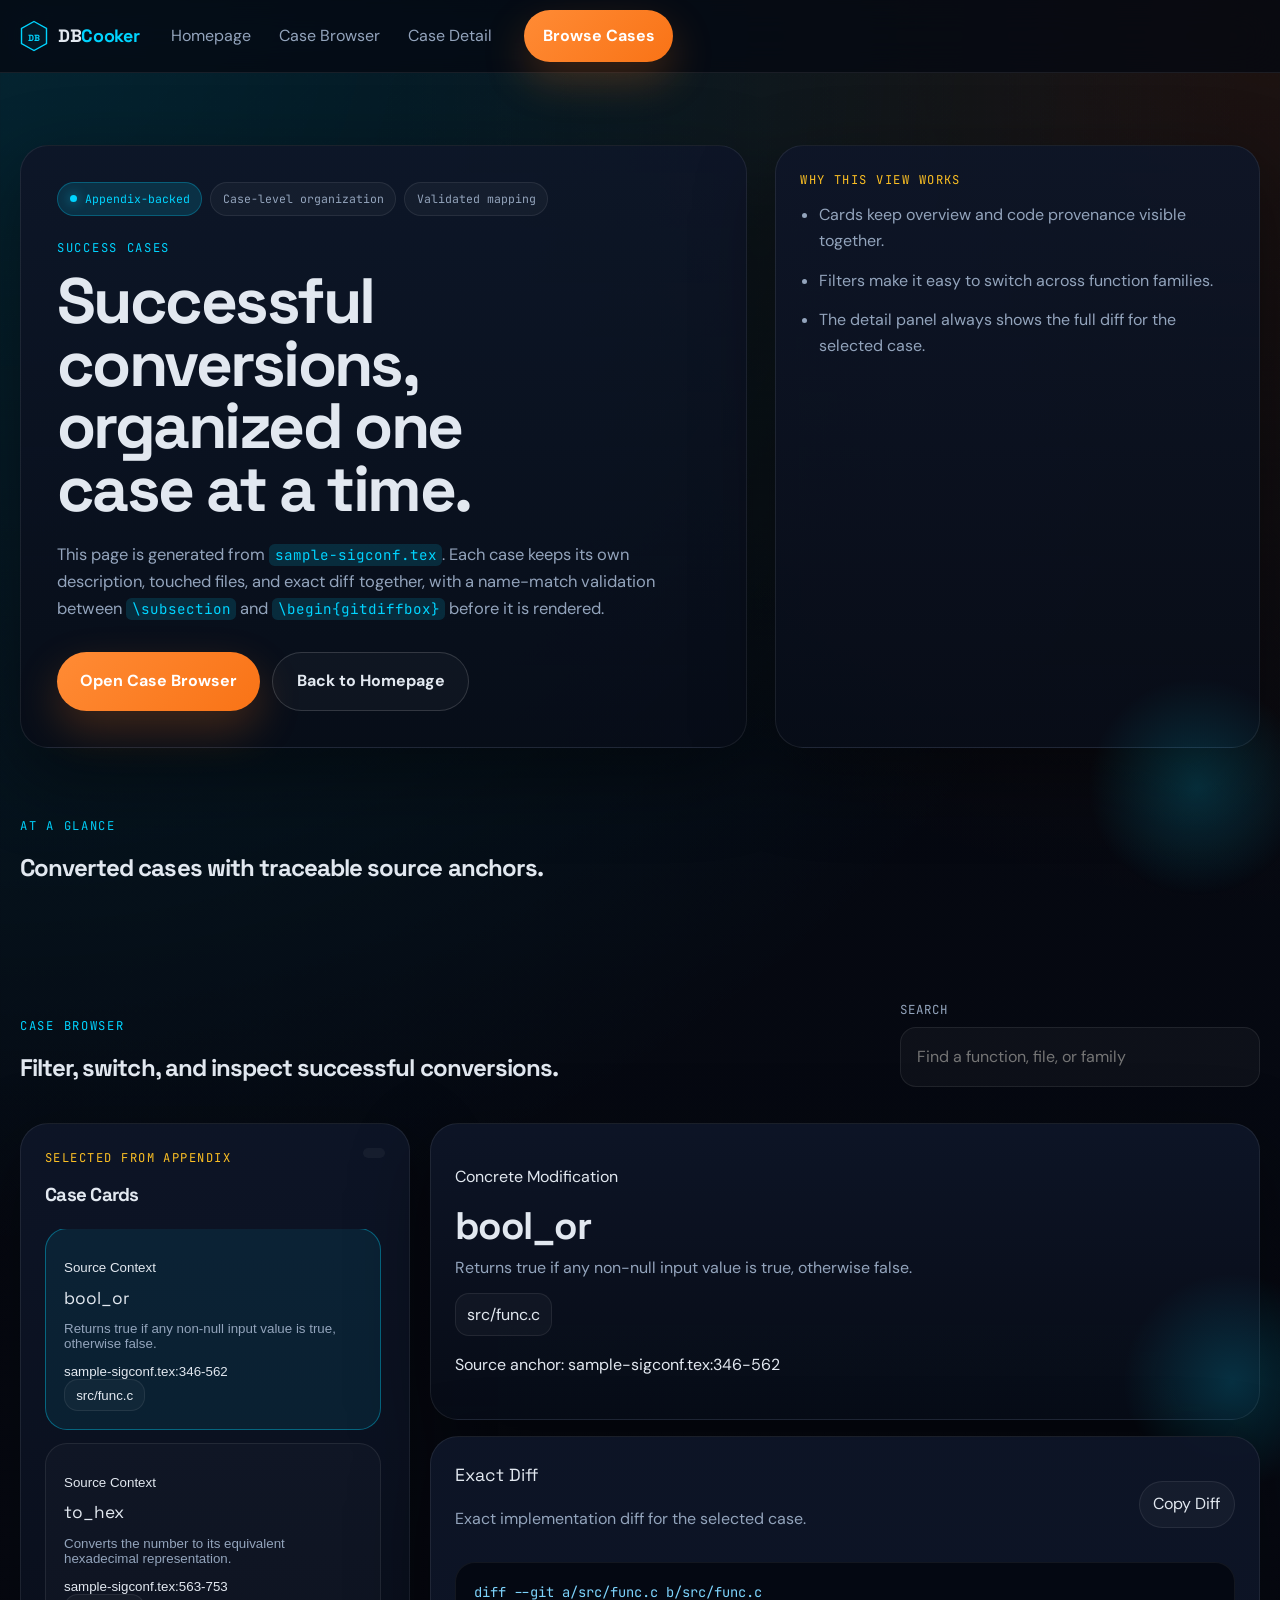
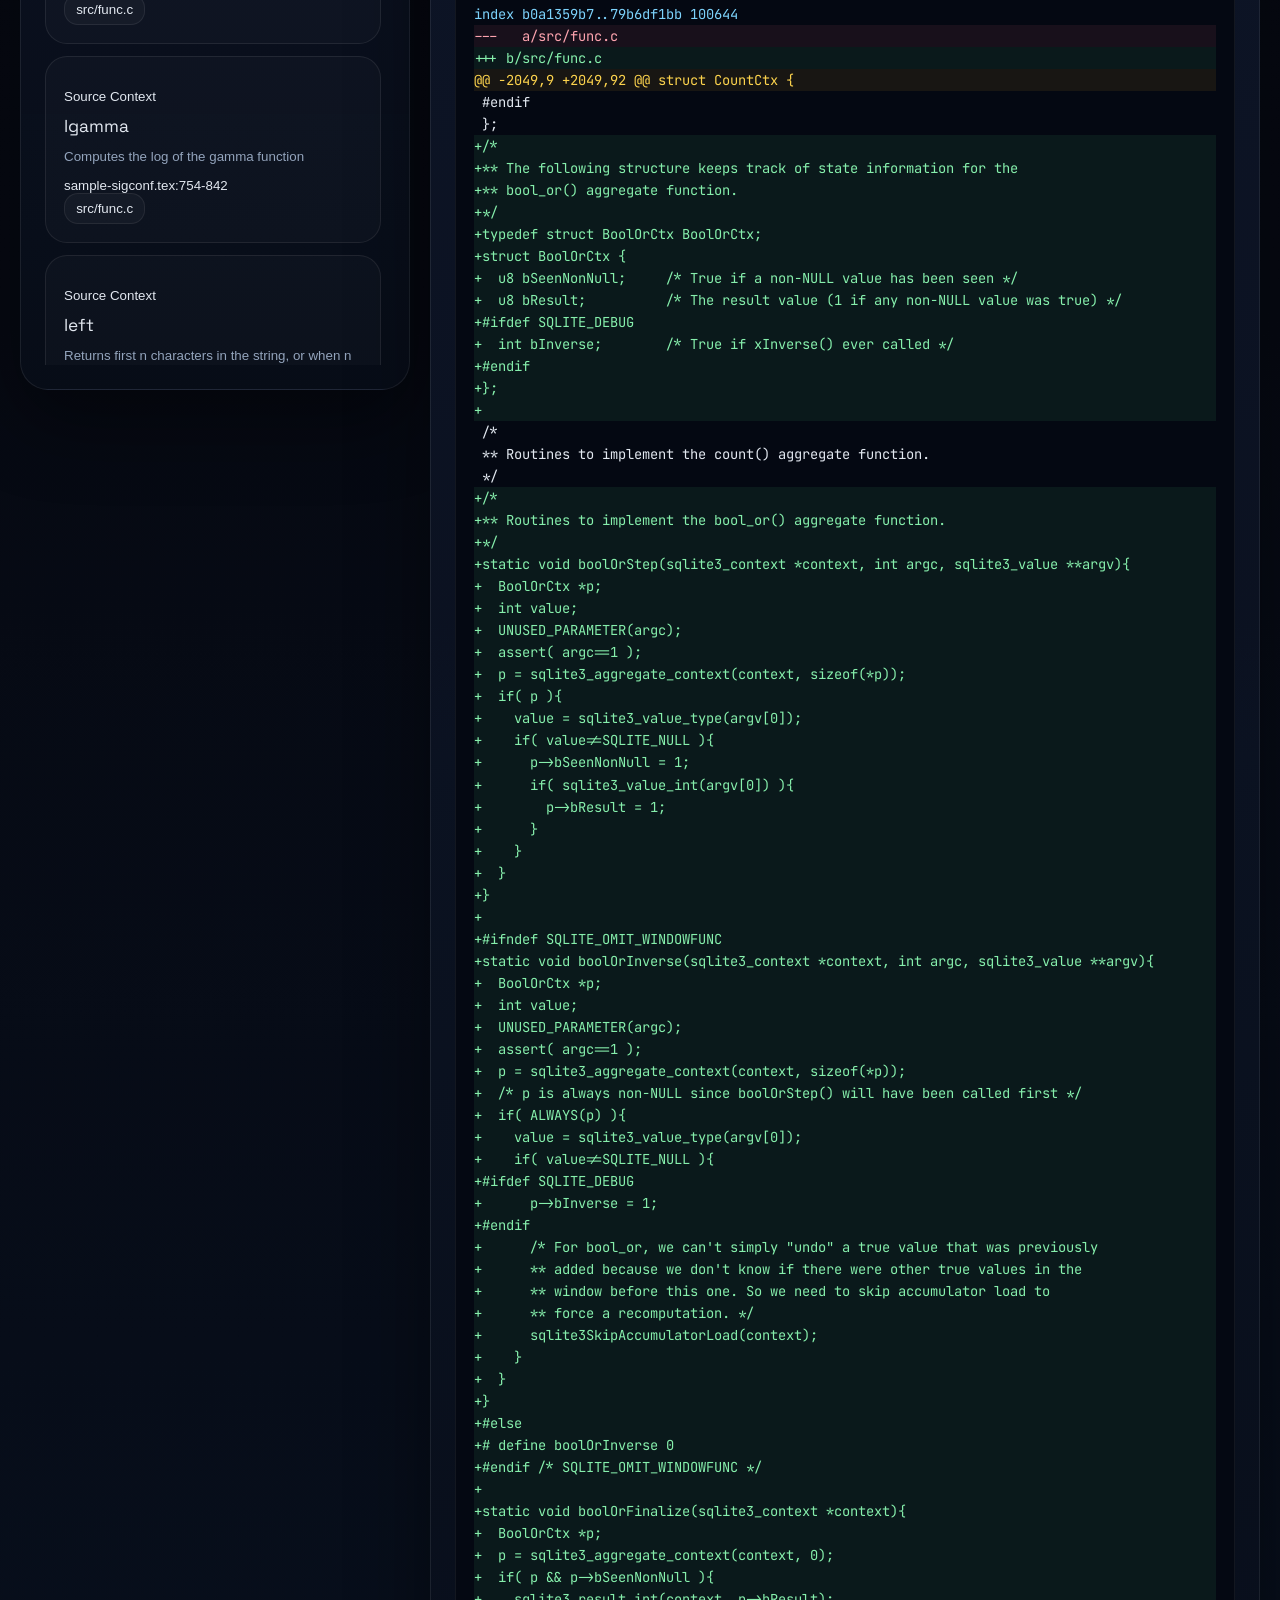
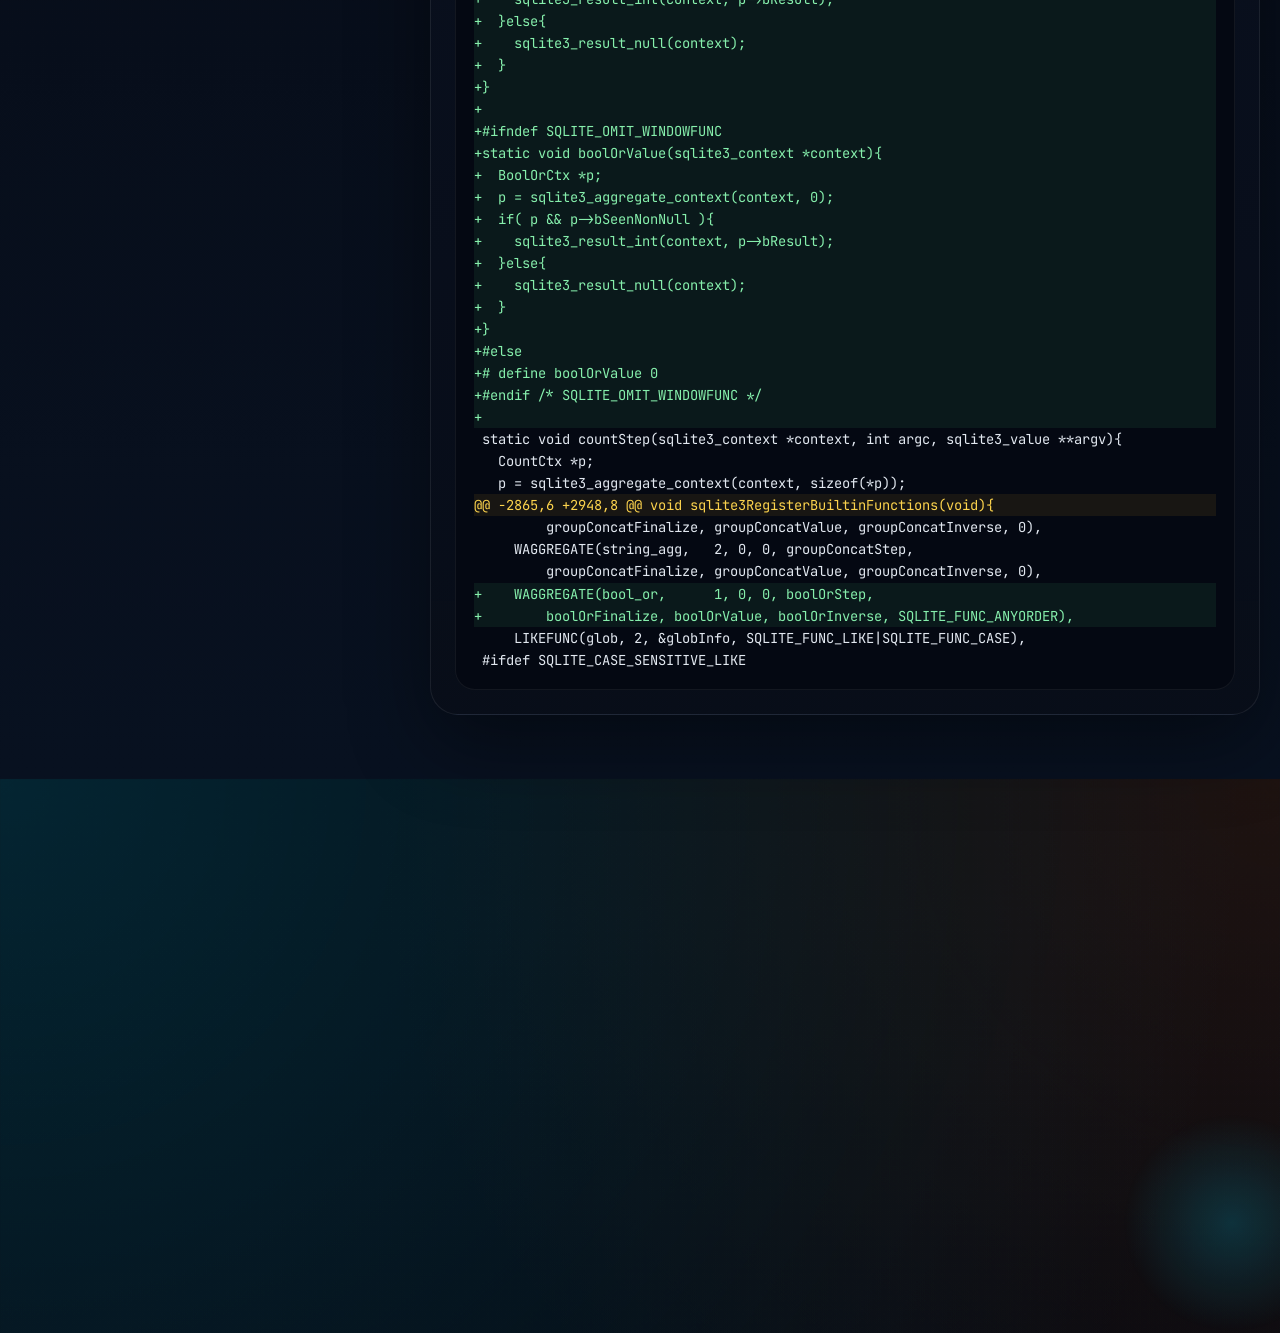
<file: success-cases.html>
<!DOCTYPE html>
<html lang="en">
<head>
  <meta charset="UTF-8">
  <meta name="viewport" content="width=device-width, initial-scale=1.0">
  <meta name="color-scheme" content="dark">
  <meta name="theme-color" content="#060912">
  <title>DBCooker | Successful Conversion Cases</title>
  <link rel="preconnect" href="https://fonts.googleapis.com">
  <link rel="preconnect" href="https://fonts.gstatic.com" crossorigin>
  <link href="https://fonts.googleapis.com/css2?family=DM+Sans:wght@400;500;700&family=Space+Grotesk:wght@400;500;600;700&family=JetBrains+Mono:wght@400;500&display=swap" rel="stylesheet">
  <link rel="stylesheet" href="success-cases.css">
</head>
<body>
  <header class="nav">
    <div class="nav-inner">
      <a class="logo" href="index.html">
        <svg class="logo-hex" width="28" height="32" viewBox="0 0 28 32" fill="none" aria-hidden="true">
          <path d="M14 1.5L26.5 8.5V23.5L14 30.5L1.5 23.5V8.5L14 1.5Z"
                stroke="#00D4FF" stroke-width="1.4" fill="rgba(0,212,255,0.06)"></path>
          <text x="14" y="21" text-anchor="middle"
                font-family="Space Grotesk" font-size="9" font-weight="700" fill="#00D4FF">DB</text>
        </svg>
        <span class="logo-name">DB<span class="logo-hi">Cooker</span></span>
      </a>

      <nav aria-label="Main navigation">
        <ul class="nav-links">
          <li><a href="index.html">Homepage</a></li>
          <li><a href="#workspace">Case Browser</a></li>
          <li><a href="#case-detail">Case Detail</a></li>
        </ul>
      </nav>

      <a class="btn btn-cta" href="#workspace">Browse Cases</a>
    </div>
  </header>

  <main>
    <section class="hero">
      <div class="hero-copy">
        <div class="eyebrow-row">
          <span class="pill pill-cyan"><span class="pill-dot"></span>Appendix-backed</span>
          <span class="pill">Case-level organization</span>
          <span class="pill">Validated mapping</span>
        </div>
        <p class="eyebrow">Success Cases</p>
        <h1>Successful conversions, organized one case at a time.</h1>
        <p class="hero-text">
          This page is generated from <code>sample-sigconf.tex</code>. Each case keeps its own
          description, touched files, and exact diff together, with a name-match validation between
          <code>\subsection</code> and <code>\begin{gitdiffbox}</code> before it is rendered.
        </p>
        <div class="hero-actions">
          <a class="btn btn-cta btn-lg" href="#workspace">Open Case Browser</a>
          <a class="btn btn-outline btn-lg" href="index.html">Back to Homepage</a>
        </div>
      </div>

      <aside class="hero-card">
        <p class="hero-card-label">Why this view works</p>
        <ul class="hero-points">
          <li>Cards keep overview and code provenance visible together.</li>
          <li>Filters make it easy to switch across function families.</li>
          <li>The detail panel always shows the full diff for the selected case.</li>
        </ul>
      </aside>
    </section>

    <section class="summary-section">
      <div class="section-head">
        <p class="eyebrow">At A Glance</p>
        <h2>Converted cases with traceable source anchors.</h2>
      </div>
      <div class="summary-grid" id="summary-grid"></div>
    </section>

    <section class="workspace-section" id="workspace">
      <div class="toolbar">
        <div>
          <p class="eyebrow">Case Browser</p>
          <h2>Filter, switch, and inspect successful conversions.</h2>
        </div>
        <label class="search-shell" for="case-search">
          <span class="search-label">Search</span>
          <input id="case-search" type="search" placeholder="Find a function, file, or family">
        </label>
      </div>

      <div class="filter-row" id="family-filters" aria-label="Case family filters"></div>

      <div class="case-shell">
        <aside class="browser-panel card">
          <div class="panel-head">
            <div>
              <p class="panel-kicker">Selected from appendix</p>
              <h3>Case Cards</h3>
            </div>
            <span class="panel-count" id="case-count"></span>
          </div>
          <div class="case-list" id="case-list"></div>
        </aside>

        <section class="detail-panel" id="case-detail" aria-live="polite"></section>
      </div>
    </section>
  </main>

  <script src="success-cases-data.js"></script>
  <script src="success-cases.js"></script>
</body>
</html>
</file>
<file: style.css>
/* ════════════════════════════════════════════════════════
   DBCooker  —  style.css  v4
   Cyan/Blue primary · Code rain BG · Blocky chef mascot
   Fonts: Space Grotesk (heading) + DM Sans (body) + JetBrains Mono (code)
════════════════════════════════════════════════════════ */

/* ── Reset ─────────────────────────────────────────────── */
*, *::before, *::after { box-sizing: border-box; margin: 0; padding: 0; }

/* ── Tokens ─────────────────────────────────────────────── */
:root {
  /* Backgrounds — very dark blue-black */
  --bg:      #060912;
  --bg-alt:  #050810;
  --card:    #0a1020;
  --card2:   #0d1528;

  /* Text */
  --fg:   #e2e8f0;
  --fg-2: #8896aa;
  --fg-3: #3a4560;

  /* Brand — cyan primary */
  --cyan:       #00D4FF;
  --cyan-dim:   rgba(0,212,255,0.10);
  --cyan-glow:  rgba(0,212,255,0.20);
  --blue:       #2563EB;
  --blue-dim:   rgba(37,99,235,0.12);
  --orange:     #F97316;
  --orange-dim: rgba(249,115,22,0.13);
  --purple:     #7C3AED;
  --purple-dim: rgba(124,58,237,0.12);
  --amber:      #F59E0B;

  /* Borders */
  --b:  rgba(255,255,255,0.06);
  --b2: rgba(255,255,255,0.12);
  --bc: rgba(0,212,255,0.18);

  /* Fonts */
  --ff-h: 'Space Grotesk', system-ui, sans-serif;
  --ff-b: 'DM Sans', system-ui, sans-serif;
  --ff-m: 'JetBrains Mono', ui-monospace, monospace;

  /* Easing */
  --ease: cubic-bezier(0.16, 1, 0.3, 1);
  --fast: 140ms; --mid: 260ms; --slow: 440ms;
}

/* ── Base ───────────────────────────────────────────────── */
html { scroll-behavior: smooth; color-scheme: dark; }
body {
  background: var(--bg);
  color: var(--fg);
  font-family: var(--ff-b);
  font-size: 16px;
  line-height: 1.65;
  overflow-x: hidden;
  -webkit-font-smoothing: antialiased;
}
:focus-visible { outline: 2px solid var(--cyan); outline-offset: 3px; border-radius: 4px; }

/* ── Reduced motion ─────────────────────────────────────── */
@media (prefers-reduced-motion: reduce) {
  *, *::before, *::after { animation-duration: 0.01ms !important; transition-duration: 0.01ms !important; }
  html { scroll-behavior: auto; }
  #bg-canvas, #cloud-canvas { display: none; }
  .wfr-g-plan, .wfr-g-code, .wfr-g-test, .wfr-g-done,
  .wfr-ppl, .wfr-tpl, .wfr-al, .wfr-ar, .wfr-dal, .wfr-dar,
  .wfr-cur, .wfr-star, .wfr-dpl { animation: none !important; }
}

/* ── Code rain canvas (bottom) ──────────────────────────── */
#bg-canvas {
  position: fixed; inset: 0; z-index: 0; pointer-events: none;
  opacity: 0.85;
}
/* ── Code cloud canvas (above rain, below content) ──────── */
#cloud-canvas {
  position: fixed; inset: 0; z-index: 2; pointer-events: none;
}

/* ── Utility ────────────────────────────────────────────── */
.wrap { max-width: 1200px; margin: 0 auto; padding: 0 32px; }

.text-grad {
  background: linear-gradient(130deg, var(--cyan) 0%, var(--blue) 55%, var(--purple) 100%);
  -webkit-background-clip: text; -webkit-text-fill-color: transparent; background-clip: text;
}
strong { color: var(--fg); font-weight: 600; }
code {
  font-family: var(--ff-m); font-size: 0.82em; color: var(--cyan);
  background: var(--cyan-dim); padding: 1px 5px; border-radius: 4px;
}

/* ── Eyebrow / pills ────────────────────────────────────── */
.eyebrow {
  font-family: var(--ff-m); font-size: 0.67rem; font-weight: 500;
  letter-spacing: 0.14em; text-transform: uppercase; color: var(--cyan);
  margin-bottom: 12px; display: inline-block;
}
.eyebrow-row { display: flex; gap: 8px; flex-wrap: wrap; margin-bottom: 24px; }
.hero-nav-pills {
  order: -2;
  justify-content: center;
  align-items: center;
  width: 100%;
  margin: 0 auto -8px;
  position: relative;
  z-index: 8;
}
.pill {
  display: inline-flex; align-items: center; gap: 6px;
  font-family: var(--ff-m); font-size: 0.7rem; font-weight: 500;
  color: var(--fg-2); background: rgba(255,255,255,0.04);
  border: 1px solid var(--b); border-radius: 100px; padding: 5px 13px;
}
.pill-cyan { color: var(--cyan); background: var(--cyan-dim); border-color: rgba(0,212,255,0.25); }
.pill-dot {
  width: 6px; height: 6px; border-radius: 50%;
  background: var(--cyan); box-shadow: 0 0 7px var(--cyan);
  animation: dot-blink 2s ease-in-out infinite; flex-shrink: 0;
}
@keyframes dot-blink { 0%,100%{opacity:1} 50%{opacity:.3} }

/* ── Buttons ────────────────────────────────────────────── */
.btn {
  display: inline-flex; align-items: center; gap: 8px;
  border-radius: 10px; font-family: var(--ff-b); font-size: .875rem;
  font-weight: 600; text-decoration: none; cursor: pointer; border: none;
  padding: 10px 20px; line-height: 1;
  transition: all var(--mid) var(--ease);
}
.btn-lg  { padding: 13px 28px; font-size: .95rem; }
.btn-xl  { padding: 16px 40px; font-size: 1.05rem; border-radius: 14px; }
.btn-cta {
  background: var(--orange); color: #fff;
  box-shadow: 0 0 0 1px rgba(249,115,22,.25), 0 4px 22px rgba(249,115,22,.32);
}
.btn-cta:hover { filter: brightness(1.1); transform: translateY(-1px); box-shadow: 0 0 0 1px rgba(249,115,22,.45), 0 10px 36px rgba(249,115,22,.42); }
.btn-cta:active { transform: translateY(0); filter: brightness(.95); }
.btn-outline {
  background: transparent; color: var(--fg-2);
  border: 1px solid var(--b2);
}
.btn-outline:hover { color: var(--fg); background: rgba(255,255,255,.04); border-color: rgba(255,255,255,.2); }

/* ── Nav ────────────────────────────────────────────────── */
.nav {
  position: fixed; top: 0; left: 0; right: 0; z-index: 200;
  background: rgba(6,9,18,.92);
  backdrop-filter: blur(24px) saturate(160%);
  -webkit-backdrop-filter: blur(24px) saturate(160%);
  border-bottom: 1px solid var(--b);
  transition: background var(--mid), border-color var(--mid);
}
.nav.scrolled {
  background: rgba(6,9,18,.96);
}
.nav-inner {
  max-width: 1200px; margin: 0 auto; padding: 0 32px;
  height: 60px; display: flex; align-items: center; gap: 40px;
}
.logo { display: flex; align-items: center; gap: 10px; text-decoration: none; flex-shrink: 0; }
.logo-hex { flex-shrink: 0; }
.logo-name { font-family: var(--ff-h); font-size: 1.15rem; font-weight: 700; color: var(--fg); letter-spacing: -.02em; }
.logo-hi   { color: var(--cyan); }
.nav-links { list-style: none; display: flex; gap: 40px; flex: 1; justify-content: center; }
.nav-inner > .btn { margin-left: auto; }
.nav-links a {
  font-size: .875rem; font-weight: 500; color: var(--fg-2);
  text-decoration: none; cursor: pointer;
  transition: color var(--fast);
}
.nav-links a:hover, .nav-links a.active { color: var(--cyan); }

/* ── Section commons ────────────────────────────────────── */
.section { position: relative; z-index: 10; padding: 96px 32px; }
.section-alt { background: var(--bg-alt); }
.section-glass { background: rgba(6,9,18,0.38); }
.section-demo { padding: 48px 32px; }
.sec-head { text-align: center; max-width: 620px; margin: 0 auto 72px; }
.sec-h2 {
  font-family: var(--ff-h); font-size: clamp(1.75rem,4vw,2.6rem);
  font-weight: 700; letter-spacing: -.035em; line-height: 1.14; margin-bottom: 16px;
}
.sec-sub { color: var(--fg-2); font-size: 1rem; line-height: 1.8; }

/* ── Hero ───────────────────────────────────────────────── */
.hero {
  position: relative; z-index: 10;
  min-height: 100vh; max-width: none; margin: 0 auto;
  padding: 96px 64px 84px;
  display: grid; grid-template-columns: 1fr;
  align-items: stretch; gap: 52px;
  text-align: center;
}
.hero-h1 {
  font-family: var(--ff-h); font-size: clamp(2.25rem,5.5vw,3.8rem);
  font-weight: 700; line-height: 1.06; letter-spacing: -.042em; margin-bottom: 24px;
}
/* Typewriter wrapper */
.type-wrap {
  display: block; min-width: 0;
  white-space: nowrap; overflow: hidden;
}
.type-cur {
  display: inline; color: var(--cyan); font-weight: 300;
  animation: blink-cur 1.1s step-end infinite;
}
@keyframes blink-cur { 50%{opacity:0} }

.hero-p {
  color: var(--fg-2); font-size: 1.05rem; line-height: 1.8;
  max-width: 760px; margin: 0 auto 40px;
}
.hero-btns { display: flex; gap: 12px; flex-wrap: wrap; margin-bottom: 52px; justify-content: center; }
.hero-stats { display: flex; align-items: center; gap: 28px; justify-content: center; }
.hstat { text-align: center; }
.hstat-n {
  display: block; font-family: var(--ff-h); font-size: 2rem; font-weight: 700;
  letter-spacing: -.05em; line-height: 1; margin-bottom: 3px;
  background: linear-gradient(130deg, var(--cyan), var(--blue));
  -webkit-background-clip: text; -webkit-text-fill-color: transparent; background-clip: text;
}
.hstat-l { display: block; font-size: .68rem; font-weight: 500; color: var(--fg-3); text-transform: uppercase; letter-spacing: .1em; }
.hstat-sep { width: 1px; height: 34px; background: var(--b); flex-shrink: 0; }

/* ── Hero columns: prevent content from blowing out 1fr ─── */
.hero-text  {
  min-width: 0;
  display: flex;
  flex-direction: column;
  justify-content: center;
  padding: 0;
  max-width: 920px;
  width: 100%;
  margin: 0 auto;
}
.hero-right { min-width: 0; }

/* ── Hero right column ──────────────────────────────────── */
.hero-right {
  min-width: 0;
  display: flex;
  flex-direction: column;
  gap: 8px;
  position: relative;
  padding-top: 0;
  width: 100%;
  max-width: min(1040px, calc(100vw - 240px));
  order: -1;
  align-self: start;
  margin: 148px auto 0;
}

/* ── 4-robot workflow row ────────────────────────────────── */
.wfr-row {
  display: flex; gap: 10px; align-items: flex-start;
}
.hero-robots {
  position: absolute;
  top: auto;
  bottom: calc(100% + 8px);
  left: 8px;
  right: 8px;
  z-index: 3;
  justify-content: space-between;
  align-items: flex-start;
  gap: 14px;
  margin: 0;
}
.hero-robots .wfr-item {
  flex: 1 1 0;
  opacity: 0.92;
  gap: 2px;
}
.hero-robots .wfr-svg {
  max-width: clamp(58px, 6vw, 86px);
}
.hero-robots .wfr-name,
.hero-robots .wfr-desc {
  text-shadow: 0 4px 18px rgba(0,0,0,.75);
}
.hero-robots .wfr-name {
  color: #dbe7f8;
  margin-top: -14px;
  line-height: 1;
}
.hero-robots .wfr-desc {
  color: rgba(226,232,240,.72);
  margin-top: -4px;
  line-height: 1;
}
.wfr-item {
  display: flex; flex-direction: column; align-items: center; gap: 6px;
  flex: 1; opacity: 0.35; transition: opacity 0.5s var(--ease); cursor: default;
}
.wfr-item.active { opacity: 1; }
.wfr-svg { width: 100%; max-width: 72px; aspect-ratio: 80/112; }
.wfr-name {
  font-family: var(--ff-h); font-size: .7rem; font-weight: 600;
  color: var(--fg-3); transition: color 0.5s; white-space: nowrap;
}
.wfr-item.active .wfr-name { color: var(--cyan); }
.wfr-desc { font-family: var(--ff-m); font-size: .58rem; color: var(--fg-3); white-space: nowrap; }

/* ── Robot body bob animations ───────────────────────────── */
@keyframes wfr-plan-bob  { 0%,100%{transform:translateY(0) rotate(-1.5deg)} 50%{transform:translateY(-11px) rotate(1.5deg)} }
@keyframes wfr-code-bob  { 0%,100%{transform:translateY(0) scaleX(1)}       50%{transform:translateY(-7px) scaleX(1.04)} }
@keyframes wfr-test-bob  { 0%,100%{transform:translateY(0) rotate(-.8deg)}  50%{transform:translateY(-9px) rotate(.8deg)} }
@keyframes wfr-done-bob  { 0%,100%{transform:translateY(0) scale(1)} 35%{transform:translateY(-15px) scale(1.08)} 60%{transform:translateY(-8px) scale(1.03)} }
.wfr-g-plan { animation: wfr-plan-bob 2.6s ease-in-out infinite; }
.wfr-g-code { animation: wfr-code-bob 0.48s ease-in-out infinite; }
.wfr-g-test { animation: wfr-test-bob 3.2s ease-in-out infinite; }
.wfr-g-done { animation: wfr-done-bob 1.3s cubic-bezier(0.34,1.56,0.64,1) infinite; }

/* ── Plan: pupil scan left-right ────────────────────────── */
@keyframes wfr-scan { 0%,100%{transform:translateX(-5px)} 50%{transform:translateX(5px)} }
.wfr-ppl { transform-box: fill-box; transform-origin: center; animation: wfr-scan 1.6s ease-in-out infinite; }

/* ── Code: alternating arm typing ───────────────────────── */
@keyframes wfr-code-al { 0%,100%{transform:translateY(-5px)} 50%{transform:translateY(5px)} }
@keyframes wfr-code-ar { 0%,100%{transform:translateY(5px)}  50%{transform:translateY(-5px)} }
.wfr-al { animation: wfr-code-al 0.48s ease-in-out infinite; }
.wfr-ar { animation: wfr-code-ar 0.48s ease-in-out infinite; }

/* ── Code: blinking cursor ───────────────────────────────── */
@keyframes wfr-cur-blink { 0%,49%{opacity:1} 50%,100%{opacity:0} }
.wfr-cur { animation: wfr-cur-blink 0.65s step-end infinite; }

/* ── Test: pupils briefly look down ─────────────────────── */
@keyframes wfr-look-down { 0%,60%,100%{transform:translateY(0)} 72%,88%{transform:translateY(5px)} }
.wfr-tpl { transform-box: fill-box; transform-origin: center; animation: wfr-look-down 2.4s ease-in-out infinite; }

/* ── Done: raised arms + star ────────────────────────────── */
@keyframes wfr-arm-l { 0%,100%{transform:rotate(122deg)} 50%{transform:rotate(105deg)} }
@keyframes wfr-arm-r { 0%,100%{transform:rotate(-122deg)} 50%{transform:rotate(-105deg)} }
.wfr-dal { transform-box: fill-box; transform-origin: top center; animation: wfr-arm-l 0.75s ease-in-out infinite; }
.wfr-dar { transform-box: fill-box; transform-origin: top center; animation: wfr-arm-r 0.75s ease-in-out infinite; animation-delay: 0.1s; }
@keyframes wfr-star-pulse { 0%,100%{transform:scale(0.7) rotate(-14deg)} 50%{transform:scale(1.45) rotate(14deg)} }
.wfr-star { transform-box: fill-box; transform-origin: center; animation: wfr-star-pulse 1.0s ease-in-out infinite; }

/* ── Done: roaming eye pupils ────────────────────────── */
@keyframes wfr-done-look {
  0%   { transform: translate(0px, 0px); }
  12%  { transform: translate(-4px, -3px); }
  27%  { transform: translate(4px, -3px); }
  42%  { transform: translate(5px, 1px); }
  57%  { transform: translate(1px, 4px); }
  72%  { transform: translate(-4px, 3px); }
  87%  { transform: translate(-4px, -1px); }
  100% { transform: translate(0px, 0px); }
}
.wfr-dpl { transform-box: fill-box; transform-origin: center; animation: wfr-done-look 4.2s ease-in-out infinite; }

/* ── Active robot: glow highlight ───────────────────────── */
.wfr-item.active .wfr-svg { filter: drop-shadow(0 0 10px rgba(0,212,255,0.5)); }

/* Terminal inline in hero */
.hero-term-wrap { display: flex; flex-direction: column; gap: 10px; }


/* ── Demo terminal ──────────────────────────────────────── */
.demo-inner { display: flex; flex-direction: column; gap: 12px; max-width: 800px; margin: 0 auto; }
.demo-label {
  display: inline-flex; align-items: center; gap: 8px;
  font-family: var(--ff-m); font-size: .7rem; color: var(--cyan); letter-spacing: .08em;
}
.demo-dot {
  width: 7px; height: 7px; border-radius: 50%;
  background: var(--cyan); box-shadow: 0 0 8px var(--cyan);
  animation: dot-blink 1.8s ease-in-out infinite;
}
.term-card {
  background: #060c18; border: 1px solid var(--b); border-radius: 20px;
  overflow: hidden;
  box-shadow: 0 24px 64px rgba(0,0,0,.55), 0 0 0 1px rgba(0,212,255,.04), inset 0 1px 0 rgba(255,255,255,.03);
  position: relative;
}
.term-card::before {
  content: ''; position: absolute; top: 0; left: 20%; right: 20%; height: 1px;
  background: linear-gradient(90deg, transparent, rgba(0,212,255,.5), transparent);
}
.term-chrome {
  display: flex; align-items: center; gap: 8px;
  padding: 12px 18px; background: rgba(255,255,255,.02); border-bottom: 1px solid var(--b);
}
.dot { width: 11px; height: 11px; border-radius: 50%; }
.dot-r{background:#FF5F57;} .dot-y{background:#FFBD2E;} .dot-g{background:#28C840;}
.term-title { margin-left: auto; font-family: var(--ff-m); font-size: .7rem; color: var(--fg-3); letter-spacing: .05em; }
.term-body { padding: 14px 18px; font-family: var(--ff-m); font-size: .76rem; line-height: 1.65; }
.t-ln  { display: block; color: var(--fg-2); }
.t-ps  { color: var(--cyan); margin-right: 8px; }
.t-kw  { color: #60A5FA; }
.t-ok  { color: #4ADE80; margin-right: 8px; }
.t-cur { display: inline-block; color: var(--cyan); animation: blink-cur 1.1s step-end infinite; }
.tl { opacity: 0; transition: opacity .45s var(--ease); }
.tl.show { opacity: 1; }

/* ── Bento grid ─────────────────────────────────────────── */
.bento { display: grid; grid-template-columns: repeat(4,1fr); gap: 14px; }
.b-memory    { grid-column: 1/3; grid-row: 1/3; }
.b-multimodel{ grid-column: 3;   grid-row: 1; }
.b-subagents { grid-column: 4;   grid-row: 1; }
.b-skills    { grid-column: 3/5; grid-row: 2; }
.b-dbnative  { grid-column: 1/3; grid-row: 3; }
.b-research  { grid-column: 3/5; grid-row: 3; }

.bc {
  background: var(--card); border: 1px solid var(--b);
  border-radius: 22px; padding: 28px; cursor: default;
  position: relative; overflow: hidden;
  transition: border-color var(--mid) var(--ease), transform var(--mid) var(--ease), box-shadow var(--mid) var(--ease);
}
.bc::after {
  content: ''; position: absolute; top: 0; left: -120%; right: -120%; height: 1px;
  background: linear-gradient(90deg, transparent, var(--cyan), transparent);
  opacity: 0; transition: opacity var(--mid) var(--ease);
}
.bc:hover { border-color: var(--bc); transform: scale(1.014); box-shadow: 0 14px 42px rgba(0,0,0,.5); }
.bc:hover::after { opacity: .5; }

.bc-icon {
  width: 44px; height: 44px; border-radius: 12px;
  display: flex; align-items: center; justify-content: center;
  margin-bottom: 20px; flex-shrink: 0; border: 1px solid transparent;
}
.bc-icon-cyan   { background: var(--cyan-dim);   border-color: rgba(0,212,255,.18); }
.bc-icon-blue   { background: var(--blue-dim);   border-color: rgba(37,99,235,.22); }
.bc-icon-orange { background: var(--orange-dim); border-color: rgba(249,115,22,.22); }
.bc-icon-purple { background: var(--purple-dim); border-color: rgba(124,58,237,.22); }

.bc h3 { font-family: var(--ff-h); font-size: .975rem; font-weight: 600; letter-spacing: -.02em; margin-bottom: 10px; }
.bc p  { font-size: .875rem; color: var(--fg-2); line-height: 1.75; }

.mem-stack { display: flex; flex-direction: column; gap: 8px; margin-top: auto; padding-top: 24px; }
.mem-row {
  display: flex; align-items: center; justify-content: space-between;
  padding: 8px 12px; border-radius: 10px;
  background: rgba(255,255,255,.04); border: 1px solid rgba(255,255,255,.06);
  border-left: 2px solid var(--mc);
}
.mr-l { font-family: var(--ff-m); font-size: .76rem; font-weight: 500; color: var(--mc); }
.mr-d { font-size: .7rem; color: var(--fg-3); }

.chip-row { display: flex; flex-wrap: wrap; gap: 6px; margin-top: 16px; }
.chip { font-family: var(--ff-m); font-size: .67rem; border-radius: 8px; padding: 3px 9px; }
.chip-blue   { color: #60A5FA; background: var(--blue-dim);   border: 1px solid rgba(37,99,235,.22); }
.chip-orange { color: #FB923C; background: var(--orange-dim); border: 1px solid rgba(249,115,22,.22); }

/* ── Architecture ───────────────────────────────────────── */
.arch { display: flex; flex-direction: column; align-items: center; }
.arch-arr { font-size: 1.1rem; color: var(--fg-3); line-height: 3.2; user-select: none; }
.arch-node {
  border: 1px solid var(--b); border-radius: 16px; padding: 20px 24px;
  background: var(--card); text-align: center;
  transition: border-color var(--mid) var(--ease);
}
.arch-node:hover { border-color: var(--b2); }
.arch-input, .arch-output { width: 100%; max-width: 340px; }
.arch-input  { border-color: rgba(0,212,255,.2);  background: rgba(0,212,255,.04); }
.arch-output { border-color: rgba(0,212,255,.2);  background: rgba(0,212,255,.04); }
.arch-mid { display: flex; gap: 14px; justify-content: center; width: 100%; max-width: 900px; }
.arch-plan,.arch-test { flex: 1; max-width: 200px; border-color: rgba(124,58,237,.2); background: rgba(124,58,237,.04); }
.arch-core { flex: 1; max-width: 420px; border-color: rgba(37,99,235,.2); background: rgba(37,99,235,.04); }
.arch-badge { font-family: var(--ff-m); font-size: .6rem; color: var(--fg-3); letter-spacing: .1em; text-transform: uppercase; margin-bottom: 4px; }
.arch-label { font-family: var(--ff-h); font-size: 1rem; font-weight: 700; letter-spacing: -.02em; color: var(--fg); margin-bottom: 6px; }
.arch-sub   { font-size: .78rem; color: var(--fg-2); line-height: 1.55; }
.arch-tools { display: flex; flex-wrap: wrap; gap: 4px; justify-content: center; margin-top: 12px; }
.arch-tools span { font-family: var(--ff-m); font-size: .61rem; color: var(--fg-3); background: rgba(255,255,255,.04); border: 1px solid var(--b); border-radius: 4px; padding: 2px 7px; }
.arch-mem {
  width: 100%; max-width: 900px; margin-top: 14px;
  padding: 18px 28px; text-align: center;
  border: 1px solid rgba(245,158,11,.22); background: rgba(245,158,11,.04);
  border-radius: 16px;
}
.arch-mem-layers { display: flex; gap: 28px; justify-content: center; flex-wrap: wrap; margin-top: 10px; }
.aml { font-family: var(--ff-m); font-size: .75rem; color: var(--mc); border-left: 2px solid var(--mc); padding-left: 8px; }

/* ── Databases ──────────────────────────────────────────── */
.db-grid { display: grid; grid-template-columns: repeat(3,1fr); gap: 14px; }
.db-card {
  background: var(--card); border: 1px solid var(--b); border-radius: 18px;
  padding: 24px; cursor: default;
  transition: border-color var(--mid) var(--ease), transform var(--mid) var(--ease);
}
.db-card:hover { border-color: var(--bc); transform: translateY(-2px); }
.db-badge {
  width: 46px; height: 46px; border-radius: 12px; margin-bottom: 16px;
  font-family: var(--ff-m); font-size: .76rem; font-weight: 700;
  display: flex; align-items: center; justify-content: center;
}
.db-pg{background:rgba(51,103,185,.15);color:#6395F2;border:1px solid rgba(51,103,185,.28);}
.db-sq{background:rgba(0,110,183,.14);color:#44AAFF;border:1px solid rgba(0,110,183,.28);}
.db-dd{background:rgba(255,193,7,.09);color:#FFC107;border:1px solid rgba(255,193,7,.22);}
.db-ch{background:rgba(252,220,0,.08);color:#FFD700;border:1px solid rgba(252,220,0,.22);}
.db-my{background:rgba(0,117,143,.13);color:#00A8CC;border:1px solid rgba(0,117,143,.28);}
.db-ob{background:rgba(0,169,109,.10);color:#00C97A;border:1px solid rgba(0,169,109,.25);}
.db-name { font-family: var(--ff-h); font-size: .975rem; font-weight: 600; letter-spacing: -.01em; margin-bottom: 2px; }
.db-lang { font-family: var(--ff-m); font-size: .68rem; color: var(--fg-3); margin-bottom: 16px; letter-spacing: .05em; }
.db-feats { list-style: none; display: flex; flex-direction: column; gap: 7px; }
.db-feats li { font-size: .82rem; color: var(--fg-2); padding-left: 14px; position: relative; line-height: 1.5; }
.db-feats li::before { content: '›'; position: absolute; left: 0; color: var(--cyan); font-weight: 700; }

/* ── Compact feature grid ────────────────────────────────── */
.feat-grid {
  display: grid;
  grid-template-columns: repeat(3, 1fr);
  gap: 12px;
  margin-bottom: 32px;
}
.feat-card {
  background: rgba(10,16,32,0.7);
  border: 1px solid var(--b);
  border-radius: 14px;
  padding: 18px 20px;
  transition: border-color var(--mid), transform var(--mid);
}
.feat-card:hover { border-color: rgba(0,212,255,0.2); transform: translateY(-2px); }
.feat-card h3 { font-family: var(--ff-h); font-size: 0.88rem; font-weight: 600; margin: 8px 0 5px; letter-spacing: -0.01em; }
.feat-card p { font-size: 0.78rem; color: var(--fg-2); line-height: 1.6; margin: 0; }
.feat-card .chip-row { margin-top: 10px; }

/* ── Compact horizontal pipeline ─────────────────────────── */
.pipeline {
  display: flex;
  align-items: center;
  justify-content: center;
  flex-wrap: wrap;
  gap: 6px;
  margin-bottom: 12px;
}
.pl-node {
  display: flex;
  flex-direction: column;
  align-items: center;
  gap: 3px;
  background: var(--card);
  border: 1px solid var(--b);
  border-radius: 12px;
  padding: 12px 18px;
  min-width: 106px;
  text-align: center;
}
.pl-core { border-color: rgba(74,222,128,0.3); background: rgba(74,222,128,0.03); }
.pl-plan { border-color: rgba(0,212,255,0.25); }
.pl-test { border-color: rgba(248,113,113,0.25); }
.pl-input, .pl-output { background: rgba(255,255,255,0.02); }
.pl-badge {
  font-family: var(--ff-m);
  font-size: 0.58rem;
  letter-spacing: 0.07em;
  text-transform: uppercase;
  color: var(--fg-3);
  background: rgba(255,255,255,0.05);
  border: 1px solid var(--b);
  border-radius: 4px;
  padding: 1px 6px;
  margin-bottom: 2px;
}
.pl-label { font-family: var(--ff-h); font-size: 0.82rem; font-weight: 600; color: var(--fg); }
.pl-sub { font-family: var(--ff-b); font-size: 0.64rem; color: var(--fg-3); line-height: 1.3; }
.pl-plan .pl-label { color: var(--cyan); }
.pl-core .pl-label { color: #4ADE80; }
.pl-test .pl-label { color: #F87171; }
.pl-arr { color: var(--fg-3); font-size: 1rem; flex-shrink: 0; }
.pl-mem {
  display: flex;
  align-items: center;
  justify-content: center;
  flex-wrap: wrap;
  gap: 10px;
  margin-bottom: 8px;
}
.pl-mem-label {
  font-family: var(--ff-m);
  font-size: 0.66rem;
  color: var(--fg-3);
  letter-spacing: 0.07em;
  text-transform: uppercase;
}

/* ── Sub-section divider (features + architecture merge) ── */
.sub-sec-head {
  text-align: center;
  max-width: 680px;
  margin: 80px auto 48px;
  padding-top: 72px;
  border-top: 1px solid var(--b);
}

/* ── Video placeholder ───────────────────────────────────── */
.video-ph {
  margin: 0 auto 56px;
  max-width: 680px;
  background: rgba(0,212,255,0.025);
  border: 1px dashed rgba(0,212,255,0.22);
  border-radius: 18px;
  padding: 60px 32px 52px;
  display: flex;
  flex-direction: column;
  align-items: center;
  gap: 14px;
  text-align: center;
}
#compare .video-ph {
  display: none;
}
.hero-video {
  position: relative;
  margin: 0;
  width: 100%;
  aspect-ratio: 426 / 240;
  max-width: none;
  background: #020611;
  border: 2px solid rgba(0,212,255,0.42);
  border-radius: 28px;
  overflow: hidden;
  box-shadow: 0 34px 96px rgba(0,0,0,.52), 0 0 0 2px rgba(0,212,255,.16), 0 0 64px rgba(0,212,255,.2), 0 0 110px rgba(0,212,255,.08), inset 0 1px 0 rgba(255,255,255,.05);
}
.hero-video::before {
  content: '';
  position: absolute;
  inset: 0;
  z-index: 1;
  pointer-events: none;
  background: linear-gradient(180deg, rgba(2,6,17,0.06) 0%, rgba(2,6,17,0.18) 100%);
}
.hero-video::after {
  content: '';
  position: absolute;
  inset: 0;
  z-index: 1;
  pointer-events: none;
  border-radius: inherit;
  box-shadow: inset 0 0 0 1px rgba(255,255,255,.14), inset 0 0 0 10px rgba(0,212,255,.035);
}
.hero-video-hint {
  position: absolute;
  top: 14px;
  left: 14px;
  z-index: 4;
  pointer-events: none;
}
.hero-video-cta {
  display: inline-flex;
  align-items: center;
  gap: 9px;
  padding: 10px 16px;
  border-radius: 999px;
  font-family: var(--ff-m);
  font-size: 0.74rem;
  font-weight: 700;
  letter-spacing: 0.12em;
  text-transform: uppercase;
  color: #04111e;
  background: linear-gradient(135deg, rgba(0,212,255,0.98), rgba(115,238,255,0.98));
  border: 1px solid rgba(0,212,255,0.36);
  box-shadow: 0 16px 34px rgba(0,212,255,.22), 0 0 28px rgba(0,212,255,.24);
}
.hero-video-pulse {
  width: 8px;
  height: 8px;
  border-radius: 999px;
  background: currentColor;
  box-shadow: 0 0 12px currentColor;
  animation: hero-cta-pulse 1.35s ease-in-out infinite;
}
@keyframes hero-cta-pulse {
  0%, 100% { transform: scale(1); opacity: 1; }
  50% { transform: scale(1.45); opacity: 0.62; }
}
.hero-video iframe {
  position: absolute;
  inset: 0;
  width: 100%;
  height: 100%;
  border: 0;
  display: block;
  z-index: 0;
  opacity: 0;
  transition: opacity 320ms var(--ease);
}
.hero-video-status {
  position: absolute;
  inset: 0;
  z-index: 3;
  display: flex;
  align-items: center;
  justify-content: center;
  padding: 28px;
  background:
    radial-gradient(circle at top, rgba(0,212,255,0.16), transparent 55%),
    linear-gradient(180deg, rgba(2,6,17,0.78) 0%, rgba(2,6,17,0.92) 100%);
  transition: opacity 320ms var(--ease), visibility 320ms var(--ease);
}
.hero-video-status-card {
  width: min(100%, 32rem);
  display: none;
  justify-items: center;
  gap: 12px;
  padding: 24px 22px;
  text-align: center;
  border-radius: 22px;
  border: 1px solid rgba(255,255,255,.1);
  background: rgba(6,12,24,.78);
  box-shadow: 0 20px 44px rgba(0,0,0,.34), inset 0 1px 0 rgba(255,255,255,.04);
}
.hero-video-status-card--error {
  gap: 16px;
}
.hero-video-status-spinner {
  width: 34px;
  height: 34px;
  border-radius: 999px;
  border: 2px solid rgba(255,255,255,.16);
  border-top-color: rgba(0,212,255,.92);
  box-shadow: 0 0 18px rgba(0,212,255,.22);
  animation: hero-video-spin 0.9s linear infinite;
}
.hero-video-status-kicker {
  margin: 0;
  font-family: var(--ff-m);
  font-size: 0.72rem;
  font-weight: 700;
  letter-spacing: 0.1em;
  text-transform: uppercase;
  color: var(--cyan);
}
.hero-video-status-copy {
  margin: 0;
  color: var(--fg-2);
  line-height: 1.7;
  font-size: 0.94rem;
  overflow-wrap: anywhere;
}
.hero-video-status-inline-link {
  color: var(--cyan);
  text-decoration: underline;
  text-decoration-color: rgba(0,212,255,.45);
  text-underline-offset: 2px;
  transition: color var(--mid), text-decoration-color var(--mid);
}
.hero-video-status-inline-link:hover {
  color: #7be8ff;
  text-decoration-color: rgba(123,232,255,.75);
}
.hero-video-status-poster {
  width: 100%;
  display: grid;
  gap: 10px;
  padding: 14px;
  border-radius: 18px;
  border: 1px solid rgba(255,255,255,.08);
  background:
    radial-gradient(circle at top right, rgba(0,212,255,.14), transparent 42%),
    linear-gradient(180deg, rgba(8,18,32,.94), rgba(5,10,20,.94));
  box-shadow: inset 0 1px 0 rgba(255,255,255,.04);
}
.hero-video-status-poster-bar {
  display: flex;
  justify-content: space-between;
  gap: 10px;
  flex-wrap: wrap;
}
.hero-video-status-badge {
  display: inline-flex;
  align-items: center;
  padding: 6px 10px;
  border-radius: 999px;
  border: 1px solid rgba(0,212,255,.22);
  background: rgba(0,212,255,.08);
  color: var(--cyan);
  font-family: var(--ff-m);
  font-size: 0.68rem;
  letter-spacing: 0.08em;
  text-transform: uppercase;
}
.hero-video-status-badge--dim {
  border-color: rgba(255,255,255,.08);
  background: rgba(255,255,255,.03);
  color: var(--fg-2);
}
.hero-video-status-poster-screen {
  min-height: 232px;
  display: grid;
  align-items: stretch;
  padding: 14px;
  border-radius: 16px;
  border: 1px solid rgba(255,255,255,.06);
  background:
    radial-gradient(circle at 16% 16%, rgba(0,212,255,.12), transparent 24%),
    radial-gradient(circle at 82% 24%, rgba(124,58,237,.14), transparent 26%),
    linear-gradient(140deg, rgba(11,29,47,.98), rgba(6,12,24,.99));
  position: relative;
  overflow: hidden;
}
.hero-video-status-poster-screen::before,
.hero-video-status-poster-screen::after {
  content: '';
  position: absolute;
  inset: 0;
  pointer-events: none;
}
.hero-video-status-poster-screen::before {
  background:
    linear-gradient(90deg, rgba(0,212,255,.18), rgba(0,212,255,0) 12%) top 16px left 0 / 100% 2px no-repeat,
    linear-gradient(90deg, rgba(0,212,255,.18), rgba(0,212,255,0) 12%) bottom 64px left 0 / 100% 2px no-repeat;
  opacity: .85;
}
.hero-video-status-poster-screen::after {
  background:
    radial-gradient(circle at 24% 28%, rgba(255,255,255,.12) 0 2px, transparent 3px),
    radial-gradient(circle at 56% 18%, rgba(0,212,255,.16) 0 2px, transparent 3px),
    radial-gradient(circle at 72% 38%, rgba(249,115,22,.22) 0 2px, transparent 3px),
    radial-gradient(circle at 18% 72%, rgba(124,58,237,.18) 0 2px, transparent 3px);
  opacity: .9;
}
.hero-video-status-terminal {
  position: relative;
  z-index: 1;
  min-height: 100%;
  display: grid;
  grid-template-rows: auto 1fr auto;
  gap: 14px;
  padding: 6px;
  border-radius: 12px;
  border: 1px solid rgba(101,124,182,.18);
  background: rgba(4,8,18,.82);
  font-family: var(--ff-m);
}
.hero-video-status-terminal-head {
  display: flex;
  justify-content: space-between;
  gap: 12px;
  padding: 2px 4px 10px;
  color: rgba(185,203,255,.58);
  font-size: 0.72rem;
  letter-spacing: 0.03em;
}
.hero-video-status-terminal-brand {
  color: #00d4ff;
  font-weight: 700;
}
.hero-video-status-terminal-path {
  color: rgba(185,203,255,.46);
}
.hero-video-status-terminal-body {
  display: grid;
  grid-template-columns: minmax(0, 1.28fr) minmax(164px, 0.72fr);
  gap: 18px;
  padding: 14px 16px;
  border-top: 1px dashed rgba(101,124,182,.22);
  border-bottom: 1px dashed rgba(101,124,182,.22);
}
.hero-video-status-terminal-main {
  display: grid;
  align-content: center;
  gap: 10px;
  min-width: 0;
}
.hero-video-status-terminal-command {
  color: rgba(185,203,255,.52);
  font-size: 0.78rem;
  letter-spacing: 0.04em;
  text-align: center;
}
.hero-video-status-terminal-logo {
  font-family: var(--ff-h);
  font-size: clamp(2rem, 5vw, 3.15rem);
  line-height: .9;
  letter-spacing: -.05em;
  background: linear-gradient(90deg, #25d3ff 0%, #7c5cff 100%);
  -webkit-background-clip: text;
  -webkit-text-fill-color: transparent;
  background-clip: text;
}
.hero-video-status-terminal-sub {
  color: rgba(226,232,240,.62);
  font-size: 0.72rem;
  letter-spacing: 0.06em;
}
.hero-video-status-terminal-meta {
  display: flex;
  flex-wrap: wrap;
  gap: 10px 18px;
  color: rgba(113,132,182,.66);
  font-size: 0.7rem;
}
.hero-video-status-terminal-side {
  display: grid;
  align-content: center;
  gap: 8px;
  min-width: 0;
}
.hero-video-status-terminal-side-kicker {
  color: #00d4ff;
  font-size: 0.8rem;
  font-weight: 700;
}
.hero-video-status-terminal-side-stage {
  color: #ff8e93;
  font-size: 0.78rem;
  font-weight: 700;
}
.hero-video-status-terminal-side-grid {
  display: grid;
  grid-template-columns: auto 1fr;
  gap: 4px 14px;
  color: rgba(226,232,240,.88);
  font-size: 0.72rem;
}
.hero-video-status-terminal-side-grid span:nth-child(odd) {
  color: rgba(113,132,182,.76);
}
.hero-video-status-terminal-steps {
  display: flex;
  gap: 16px;
  flex-wrap: wrap;
  margin-top: 6px;
  color: rgba(185,203,255,.7);
  font-size: 0.72rem;
}
.hero-video-status-terminal-steps .is-active {
  color: #ff8e93;
}
.hero-video-status-terminal-input {
  padding: 12px 14px;
  border: 2px solid rgba(0,212,255,.72);
  border-radius: 10px;
  color: rgba(226,232,240,.44);
  font-size: 0.76rem;
}
.hero-video-status-play {
  position: absolute;
  right: 22px;
  bottom: 82px;
  z-index: 2;
  width: 58px;
  height: 58px;
  border-radius: 999px;
  border: 1px solid rgba(0,212,255,.34);
  background: rgba(4,10,18,.82);
  box-shadow: 0 0 24px rgba(0,212,255,.12);
}
.hero-video-status-play::before {
  content: '';
  position: absolute;
  top: 50%;
  left: 53%;
  transform: translate(-50%, -50%);
  width: 0;
  height: 0;
  border-top: 10px solid transparent;
  border-bottom: 10px solid transparent;
  border-left: 16px solid rgba(0,212,255,.92);
}
.hero-video-status-poster-copy {
  display: none;
}
.hero-video-status-poster-kicker {
  display: none;
}
.hero-video-status-poster-title {
  display: none;
}
.hero-video-status-link {
  display: inline-flex;
  align-items: center;
  justify-content: center;
  max-width: 100%;
  padding: 10px 16px;
  border-radius: 999px;
  border: 1px solid rgba(0,212,255,.34);
  background: rgba(0,212,255,.1);
  color: var(--cyan);
  text-decoration: none;
  font-family: var(--ff-m);
  font-size: 0.74rem;
  letter-spacing: 0.08em;
  text-transform: uppercase;
  text-align: center;
  transition: background var(--mid), border-color var(--mid), transform var(--mid);
}
.hero-video-status-link:hover {
  background: rgba(0,212,255,.16);
  border-color: rgba(0,212,255,.5);
  transform: translateY(-1px);
}
.hero-video[data-video-state="loading"] .hero-video-status-card--loading,
.hero-video[data-video-state="error"] .hero-video-status-card--error {
  display: grid;
}
.hero-video[data-video-state="ready"] .hero-video-status {
  opacity: 0;
  visibility: hidden;
  pointer-events: none;
}
.hero-video[data-video-state="ready"] iframe {
  opacity: 1;
}
.hero-video[data-video-state="error"] iframe {
  opacity: 0;
  pointer-events: none;
}
.hero-video[data-video-state="error"] .hero-video-hint {
  opacity: 0;
}
@keyframes hero-video-spin {
  to { transform: rotate(360deg); }
}
.hero-right .hero-term-wrap { display: none; }
.video-ph-play { opacity: 0.85; }
.video-ph-label {
  font-family: var(--ff-m);
  font-size: 0.78rem;
  color: rgba(0,212,255,0.7);
  letter-spacing: 0.1em;
  text-transform: uppercase;
  margin: 4px 0 0;
}
.video-ph-sub {
  font-size: 0.88rem;
  color: var(--fg-3);
  max-width: 460px;
  line-height: 1.65;
  margin: 0;
}

/* ── Compact DB bar ─────────────────────────────────────── */
.db-bar {
  display: flex;
  flex-wrap: wrap;
  justify-content: center;
  gap: 10px;
  margin-top: 28px;
  padding-top: 24px;
  border-top: 1px solid var(--b);
}
.db-pill {
  display: flex;
  align-items: center;
  gap: 9px;
  background: rgba(10,16,32,0.7);
  border: 1px solid var(--b);
  border-radius: 9px;
  padding: 7px 14px;
  font-family: var(--ff-h);
  font-size: 0.8rem;
  font-weight: 600;
  color: var(--fg-2);
  transition: border-color var(--mid);
}
.db-pill:hover { border-color: rgba(0,212,255,0.2); }

/* ── Compare ────────────────────────────────────────────── */
.cmp-wrap { border: 1px solid var(--b); border-radius: 18px; background: var(--card); overflow-x: auto; }
.cmp { width: 100%; border-collapse: collapse; font-size: .875rem; }
.cmp th { padding: 14px 16px; text-align: center; font-family: var(--ff-m); font-size: .66rem; font-weight: 600; letter-spacing: .1em; text-transform: uppercase; color: var(--fg-3); background: rgba(255,255,255,.02); border-bottom: 1px solid var(--b); }
.cmp td { padding: 12px 16px; text-align: center; border-bottom: 1px solid rgba(255,255,255,.04); transition: background var(--fast); }
.cmp-feat { text-align: left!important; color: var(--fg); font-weight: 500; font-size: .875rem!important; padding-left: 24px!important; min-width: 200px; font-family: var(--ff-b); letter-spacing: normal!important; text-transform: none!important; }
.cmp-db { background: rgba(0,212,255,.04)!important; }
.cmp tr:last-child td { border-bottom: none; }
.cmp tr:hover td { background: rgba(255,255,255,.02); }
.cmp tr:hover .cmp-db { background: rgba(0,212,255,.08)!important; }
.cy { color: var(--cyan);  font-weight: 600; font-size: .82rem; }
.cp { color: var(--amber); font-weight: 500; font-size: .82rem; }
.cn { color: var(--fg-3);  font-size: .82rem; }
.cmp-legend { text-align: center; margin-top: 20px; font-size: .78rem; color: var(--fg-3); }

/* ── Quickstart ─────────────────────────────────────────── */
.qs-grid { display: grid; grid-template-columns: repeat(3,1fr); gap: 36px; }
.qs-step { display: flex; flex-direction: column; gap: 10px; }
.qs-n { font-family: var(--ff-m); font-size: .63rem; font-weight: 700; color: var(--cyan); letter-spacing: .15em; text-transform: uppercase; }
.qs-title { font-family: var(--ff-h); font-size: .975rem; font-weight: 600; letter-spacing: -.01em; }
.codebox { background: rgba(0,0,0,.35); border: 1px solid var(--b); border-radius: 12px; overflow: hidden; flex: 1; }
.cb-bar { display: flex; align-items: center; justify-content: space-between; padding: 7px 12px; background: rgba(255,255,255,.02); border-bottom: 1px solid var(--b); }
.cb-lang { font-family: var(--ff-m); font-size: .6rem; color: var(--fg-3); text-transform: uppercase; letter-spacing: .1em; }
.cb-copy { font-family: var(--ff-m); font-size: .6rem; color: var(--fg-3); background: none; border: 1px solid var(--b); border-radius: 4px; padding: 3px 8px; cursor: pointer; transition: color var(--fast), border-color var(--fast); }
.cb-copy:hover { color: var(--cyan); border-color: rgba(0,212,255,.35); }
.codebox pre { padding: 16px; overflow-x: auto; }
.codebox code { font-family: var(--ff-m); font-size: .76rem; line-height: 1.9; color: var(--fg-2); white-space: pre; background: none; padding: 0; }

/* ── CTA band ───────────────────────────────────────────── */
.cta-band {
  position: relative; z-index: 20; padding: 96px 32px;
  background: rgba(6,9,18,0.38);
}
.cta-inner { text-align: center; max-width: 520px; margin: 0 auto; }
.cta-h2 { font-family: var(--ff-h); font-size: clamp(1.75rem,4vw,2.6rem); font-weight: 700; letter-spacing: -.04em; margin-bottom: 16px; }
.cta-sub { color: var(--fg-2); font-size: 1rem; line-height: 1.75; margin-bottom: 40px; }

/* ── Footer ─────────────────────────────────────────────── */
.footer { position: relative; z-index: 30; padding: 52px 32px; background: var(--bg-alt); border-top: 1px solid var(--b); }
.footer-inner { display: flex; flex-direction: column; align-items: center; gap: 14px; text-align: center; }
.footer-tag  { font-family: var(--ff-m); font-size: .76rem; color: var(--fg-3); letter-spacing: .04em; }
.footer-links { display: flex; gap: 36px; margin-top: 6px; }
.footer-links a { font-size: .82rem; color: var(--fg-2); text-decoration: none; cursor: pointer; transition: color var(--fast); }
.footer-links a:hover { color: var(--cyan); }
.footer-copy { font-size: .74rem; color: var(--fg-3); margin-top: 6px; }

/* Homepage success cases */
.cases-stage {
  position: relative;
  overflow: hidden;
}
.cases-stage::before {
  content: '';
  position: absolute;
  top: 40px;
  left: -120px;
  width: 320px;
  height: 320px;
  border-radius: 50%;
  background: radial-gradient(circle, rgba(0,212,255,0.12), transparent 72%);
  pointer-events: none;
}
.cases-stage::after {
  content: '';
  position: absolute;
  right: -120px;
  bottom: 80px;
  width: 280px;
  height: 280px;
  border-radius: 50%;
  background: radial-gradient(circle, rgba(37,99,235,0.12), transparent 72%);
  pointer-events: none;
}
.cases-lead {
  display: grid;
  grid-template-columns: minmax(0, 1.15fr) minmax(260px, 0.85fr);
  gap: 24px;
  align-items: stretch;
  margin-bottom: 28px;
}
.cases-lead-note,
.cases-stage .summary-card,
.cases-panel-head,
.cases-stage .detail-hero,
.cases-stage .detail-grid article,
.cases-stage .diff-card {
  background: linear-gradient(180deg, rgba(10,16,32,0.92), rgba(6,9,18,0.88));
  border: 1px solid var(--b);
  border-radius: 22px;
  box-shadow: 0 22px 56px rgba(0,0,0,.34);
}
.cases-lead-note {
  padding: 22px;
}
.cases-note-kicker,
.cases-search-label,
.cases-stage .summary-label,
.cases-stage .metric-label,
.cases-panel-count,
.cases-stage .case-family,
.cases-stage .tiny-badge {
  font-family: var(--ff-m);
  letter-spacing: .08em;
  text-transform: uppercase;
}
.cases-note-kicker {
  color: var(--amber);
  font-size: .72rem;
  margin-bottom: 10px;
}
.cases-note-copy {
  margin: 0 0 18px;
  color: var(--fg-2);
  line-height: 1.7;
}
.cases-note-pills {
  display: flex;
  flex-wrap: wrap;
  gap: 8px;
}
.cases-stage .summary-grid {
  display: grid;
  grid-template-columns: repeat(4, minmax(0, 1fr));
  gap: 16px;
  margin-bottom: 24px;
}
.cases-stage .summary-card {
  padding: 18px 20px;
}
.cases-stage .summary-label {
  color: var(--fg-3);
  font-size: .68rem;
  margin-bottom: 10px;
}
.cases-stage .summary-value {
  margin: 0 0 8px;
  font-family: var(--ff-h);
  font-size: clamp(1.55rem, 2vw, 2rem);
  letter-spacing: -.04em;
}
.cases-stage .meta-text,
.cases-stage .case-description,
.cases-stage .detail-description,
.cases-stage .provenance-row,
.cases-stage .empty-state p {
  color: var(--fg-2);
}
.cases-toolbar {
  display: flex;
  justify-content: space-between;
  align-items: end;
  gap: 20px;
  margin-bottom: 16px;
}
.cases-toolbar-title,
.cases-panel-title,
.cases-stage .diff-title,
.cases-stage .detail-grid h3 {
  margin: 0;
  font-family: var(--ff-h);
  letter-spacing: -.03em;
}
.cases-toolbar-title {
  font-size: 1.08rem;
}
.cases-search-shell {
  min-width: min(360px, 100%);
}
.cases-search-label {
  display: block;
  margin-bottom: 8px;
  color: var(--fg-2);
  font-size: .72rem;
}
.cases-search-shell input {
  width: 100%;
  border-radius: 16px;
  border: 1px solid var(--b2);
  background: rgba(255,255,255,.04);
  color: var(--fg);
  font: inherit;
  padding: 14px 16px;
}
.cases-search-shell input:focus-visible,
.cases-stage .filter-chip:focus-visible,
.cases-stage .case-card:focus-visible,
.cases-stage .copy-button:focus-visible {
  outline: 2px solid var(--cyan);
  outline-offset: 3px;
}
.cases-filter-row {
  display: flex;
  flex-wrap: wrap;
  gap: 10px;
  margin-bottom: 26px;
}
.cases-stage .filter-chip {
  border: 1px solid var(--b2);
  background: rgba(255,255,255,.03);
  color: var(--fg-2);
  border-radius: 999px;
  padding: 10px 14px;
  cursor: pointer;
  font: inherit;
  transition: transform var(--mid), border-color var(--mid), background var(--mid);
}
.cases-stage .filter-chip:hover {
  transform: translateY(-1px);
  border-color: rgba(0,212,255,.35);
}
.cases-stage .filter-chip.is-active {
  color: var(--fg);
  background: rgba(0,212,255,.1);
  border-color: rgba(0,212,255,.4);
}
.cases-shell {
  display: grid;
  grid-template-columns: minmax(0, 0.88fr) minmax(420px, 1.12fr);
  gap: 22px;
  align-items: start;
}
.cases-panel-head {
  padding: 18px 20px;
  display: flex;
  justify-content: space-between;
  align-items: start;
  gap: 12px;
  margin-bottom: 16px;
}
.cases-panel-title {
  font-size: 1.05rem;
}
.cases-panel-count {
  display: inline-flex;
  align-items: center;
  justify-content: center;
  padding: 6px 10px;
  border-radius: 999px;
  background: rgba(255,255,255,.04);
  color: var(--fg-2);
  font-size: .68rem;
}
.cases-stage .case-list {
  display: grid;
  gap: 14px;
}
.cases-stage .case-card {
  width: 100%;
  text-align: left;
  border: 1px solid var(--b);
  border-radius: 20px;
  background: rgba(10,16,32,.72);
  color: inherit;
  padding: 18px;
  cursor: pointer;
  transition: transform var(--mid), border-color var(--mid), background var(--mid), box-shadow var(--mid);
  scroll-margin-top: 92px;
}
.cases-stage .case-card:hover,
.cases-stage .case-card.is-active {
  transform: translateY(-2px);
  border-color: rgba(0,212,255,.32);
  background: rgba(0,212,255,.08);
  box-shadow: 0 12px 32px rgba(0,212,255,.10);
}
.cases-stage .case-card-head,
.cases-stage .detail-topline,
.cases-stage .metric-grid,
.cases-stage .detail-files,
.cases-stage .provenance-row,
.cases-stage .diff-toolbar {
  display: flex;
  flex-wrap: wrap;
  gap: 10px;
}
.cases-stage .case-card-head {
  justify-content: space-between;
  align-items: start;
  margin-bottom: 10px;
}
.cases-stage .case-title {
  margin: 0;
  font-family: var(--ff-h);
  font-size: 1.06rem;
  letter-spacing: -.02em;
}
.cases-stage .case-family {
  font-size: .66rem;
  color: var(--cyan);
  background: rgba(0,212,255,.1);
  border: 1px solid rgba(0,212,255,.18);
  border-radius: 999px;
  padding: 4px 8px;
}
.cases-stage .case-stats {
  display: grid;
  grid-template-columns: repeat(3, minmax(0, 1fr));
  gap: 10px;
  margin-top: 14px;
}
.cases-stage .stat-chip,
.cases-stage .metric-card,
.cases-stage .file-chip,
.cases-stage .tiny-badge {
  border: 1px solid var(--b);
  border-radius: 14px;
  background: rgba(255,255,255,.03);
}
.cases-stage .stat-chip {
  padding: 10px 12px;
}
.cases-stage .stat-chip strong {
  display: block;
  font-family: var(--ff-h);
  font-size: 1rem;
}
.cases-stage .stat-chip span {
  color: var(--fg-3);
  font-size: .74rem;
}
.cases-detail-col {
  position: sticky;
  top: 84px;
}
.cases-stage .detail-panel {
  display: grid;
  gap: 16px;
}
.cases-stage .detail-hero,
.cases-stage .detail-grid article,
.cases-stage .diff-card {
  padding: 22px;
}
.cases-stage .detail-topline {
  align-items: center;
  justify-content: space-between;
  margin-bottom: 12px;
}
.cases-stage .detail-title-wrap h2 {
  margin: 0;
  font-family: var(--ff-h);
  font-size: clamp(2rem, 3vw, 2.7rem);
  letter-spacing: -.04em;
  line-height: 1;
}
.cases-stage .detail-title-wrap p {
  margin: 12px 0 0;
}
.cases-stage .metric-grid {
  margin-top: 20px;
}
.cases-stage .metric-card {
  min-width: 120px;
  padding: 12px 14px;
}
.cases-stage .metric-label {
  color: var(--fg-3);
  font-size: .66rem;
}
.cases-stage .metric-value {
  display: block;
  margin-top: 6px;
  font-family: var(--ff-h);
  font-size: 1.14rem;
}
.cases-stage .detail-grid {
  display: grid;
  grid-template-columns: repeat(2, minmax(0, 1fr));
  gap: 16px;
}
.cases-stage .detail-grid h3 {
  font-size: 1.04rem;
  margin-bottom: 10px;
}
.cases-stage .detail-files {
  margin-top: 12px;
}
.cases-stage .file-chip,
.cases-stage .tiny-badge {
  display: inline-flex;
  align-items: center;
  gap: 8px;
  padding: 8px 11px;
  color: var(--fg-2);
}
.cases-stage .provenance-row {
  margin-top: 12px;
}
.cases-stage .diff-toolbar {
  justify-content: space-between;
  align-items: center;
  margin-bottom: 14px;
}
.cases-stage .copy-button {
  border: 1px solid var(--b2);
  border-radius: 999px;
  background: rgba(255,255,255,.04);
  color: var(--fg);
  font: inherit;
  padding: 9px 12px;
  cursor: pointer;
}
.cases-stage .diff-shell {
  border-radius: 18px;
  overflow: auto;
  border: 1px solid rgba(255,255,255,.06);
  background: #040812;
  max-height: calc(100vh - 180px);
}
.cases-stage .diff-code {
  margin: 0;
  padding: 18px;
  font-family: var(--ff-m);
  font-size: .8rem;
  line-height: 1.58;
}
.cases-stage .diff-line {
  display: block;
  white-space: pre;
}
.cases-stage .diff-line--meta {
  color: #7dd3fc;
}
.cases-stage .diff-line--file-old,
.cases-stage .diff-line--del {
  color: #fda4af;
  background: rgba(251,113,133,.08);
}
.cases-stage .diff-line--file-new,
.cases-stage .diff-line--add {
  color: #86efac;
  background: rgba(74,222,128,.08);
}
.cases-stage .diff-line--hunk {
  color: #fcd34d;
  background: rgba(251,191,36,.08);
}
.cases-stage .empty-state {
  border: 1px dashed var(--b2);
  border-radius: 20px;
  background: rgba(255,255,255,.03);
  padding: 22px;
}
@keyframes cases-detail-enter {
  from { opacity: 0; transform: translateY(10px); }
  to { opacity: 1; transform: none; }
}
.cases-stage .detail-hero,
.cases-stage .detail-grid article,
.cases-stage .diff-card {
  animation: cases-detail-enter .28s var(--ease);
}

/* ── Scroll reveal ──────────────────────────────────────── */
.reveal { opacity: 0; transform: translateY(20px); transition: opacity var(--slow) var(--ease), transform var(--slow) var(--ease); }
.reveal.visible { opacity: 1; transform: none; }

/* ── Responsive ─────────────────────────────────────────── */
@media (max-width: 900px) {
  .nav-inner { gap: 16px; padding: 0 20px; }
  .nav-links  { gap: 18px; }
  .nav-links a { font-size: .8rem; }
  .arch-mid { flex-wrap: wrap; }
  .arch-plan,.arch-test { max-width: 100%; flex: 1 1 140px; }
  .arch-core { max-width: 100%; flex: 1 1 280px; }
}
@media (max-width: 1024px) {
  .hero { padding: 88px 40px 68px; }
  .hero-text { padding: 0; max-width: 920px; }
  .hero-right { width: 100%; max-width: 760px; margin: 112px auto 0; padding-top: 0; }
  .hero-robots { top: auto; bottom: calc(100% + 8px); left: 0; right: 0; gap: 10px; margin: 0; }
  .mascot-wrap { align-self: center; justify-content: center; }
  .feat-grid { grid-template-columns: repeat(2, 1fr); }
  .db-grid { grid-template-columns: repeat(2,1fr); }
  .qs-grid { grid-template-columns: 1fr; }
  .cases-lead,
  .cases-shell,
  .cases-stage .detail-grid,
  .cases-stage .summary-grid { grid-template-columns: 1fr; }
  .cases-toolbar { flex-direction: column; align-items: stretch; }
  .cases-search-shell { min-width: 0; }
  .cases-shell { display: flex; flex-direction: column; }
  .cases-detail-col { order: -1; }
  .cases-detail-col { position: static; }
  .cases-stage .diff-shell { max-height: none; }
}
@media (max-width: 640px) {
  .nav-links { display: none; }
  .section { padding: 64px 20px; }
  .wrap { padding: 0 20px; }
  .hero { padding: 80px 24px 56px; gap: 32px; }
  .hero-right { order: -1; width: 100%; max-width: none; margin-top: 68px; padding-top: 0; }
  .hero-video { border-radius: 20px; }
  .hero-robots { top: auto; bottom: calc(100% + 6px); left: 0; right: 0; gap: 8px; margin: 0; }
  .hero-robots .wfr-svg { max-width: 52px; }
  .hero-robots .wfr-name { font-size: .62rem; margin-top: -8px; }
  .hero-robots .wfr-desc { font-size: .5rem; margin-top: -2px; }
  .hero-video-hint { top: 10px; left: 10px; }
  .hero-video-cta { padding: 8px 12px; font-size: 0.62rem; letter-spacing: 0.08em; }
  .hero-video-status { padding: 16px; }
  .hero-video-status-card { padding: 18px 16px; border-radius: 18px; }
  .hero-video-status-poster { padding: 12px; }
  .hero-video-status-poster-screen { min-height: 148px; padding: 10px; }
  .hero-video-status-terminal-head {
    font-size: 0.62rem;
    padding-bottom: 8px;
  }
  .hero-video-status-terminal-body {
    grid-template-columns: 1fr;
    gap: 12px;
    padding: 12px;
  }
  .hero-video-status-terminal-logo {
    font-size: clamp(1.6rem, 8vw, 2.25rem);
  }
  .hero-video-status-terminal-command,
  .hero-video-status-terminal-sub,
  .hero-video-status-terminal-meta,
  .hero-video-status-terminal-side-grid,
  .hero-video-status-terminal-steps,
  .hero-video-status-terminal-input {
    font-size: 0.66rem;
  }
  .hero-video-status-play { width: 50px; height: 50px; right: 16px; bottom: 70px; }
  .hero-video-status-play::before {
    border-top-width: 8px;
    border-bottom-width: 8px;
    border-left-width: 13px;
  }
  .feat-grid { grid-template-columns: 1fr; }
  .db-grid { grid-template-columns: 1fr; }
  .pipeline { gap: 4px; }
  .pl-node { min-width: 80px; padding: 10px 12px; }
  .pl-arr { font-size: 0.85rem; }
  .hero-stats { flex-wrap: wrap; gap: 16px; }
  .hstat-sep { display: none; }
  .footer-links { flex-wrap: wrap; gap: 16px; justify-content: center; }
  .cases-stage .summary-grid,
  .cases-stage .case-stats,
  .cases-stage .detail-grid { grid-template-columns: 1fr; }
  .cases-panel-head,
  .cases-toolbar,
  .cases-stage .diff-toolbar { align-items: stretch; }
  .cases-stage .detail-title-wrap h2 { font-size: 1.75rem; }
  .cases-stage .detail-hero,
  .cases-stage .detail-grid article,
  .cases-stage .diff-card,
  .cases-lead-note,
  .cases-panel-head { border-radius: 18px; }
}

/* Fixed showcase overrides */
.cases-stage .cases-head {
  max-width: 760px;
  margin-bottom: 40px;
}
.cases-stage .cases-shell {
  display: grid;
  grid-template-columns: minmax(300px, 360px) minmax(0, 1fr);
  gap: 18px;
  min-height: min(72vh, 760px);
}
.cases-stage .cases-source-col,
.cases-stage .cases-detail-col {
  min-height: 0;
}
.cases-stage .cases-source-col {
  padding-right: 4px;
}
.cases-stage .case-list {
  height: 100%;
  max-height: min(64vh, 680px);
  overflow-y: auto;
  padding-right: 10px;
  display: grid;
  gap: 14px;
  scroll-snap-type: y proximity;
}
.cases-stage .case-card {
  scroll-snap-align: center;
  background: rgba(8,18,32,.90);
  border-color: rgba(255,255,255,.08);
}
.cases-stage .case-kicker {
  margin: 0 0 10px;
  font-family: var(--ff-m);
  font-size: .72rem;
  letter-spacing: .1em;
  text-transform: uppercase;
  color: var(--cyan);
}
.cases-stage .case-card-head {
  justify-content: flex-start;
  margin-bottom: 8px;
}
.cases-stage .case-source-block,
.cases-stage .case-files {
  display: flex;
  flex-wrap: wrap;
  gap: 8px;
  margin-top: 12px;
}
.cases-stage .source-chip,
.cases-stage .file-chip {
  display: inline-flex;
  align-items: center;
  gap: 8px;
  border-radius: 999px;
  padding: 7px 11px;
  font-size: .78rem;
}
.cases-stage .source-chip {
  border: 1px solid rgba(0,212,255,.18);
  background: rgba(0,212,255,.08);
  color: var(--cyan);
  font-family: var(--ff-m);
}
.cases-stage .cases-detail-col {
  position: static;
  top: auto;
}
.cases-stage .detail-panel {
  height: 100%;
  min-height: min(64vh, 680px);
  display: grid;
  grid-template-rows: auto minmax(0, 1fr);
  gap: 16px;
}
.cases-stage .detail-hero {
  padding: 24px;
}
.cases-stage .detail-kicker {
  margin: 0 0 12px;
  font-family: var(--ff-m);
  font-size: .74rem;
  letter-spacing: .1em;
  text-transform: uppercase;
  color: var(--cyan);
}
.cases-stage .detail-note {
  margin: 14px 0 0;
  color: var(--fg-3);
  font-size: .82rem;
}
.cases-stage .diff-card {
  min-height: 0;
  display: flex;
  flex-direction: column;
}
.cases-stage .diff-shell {
  flex: 1;
  max-height: none;
}
.cases-stage .diff-code {
  min-height: 0;
}

@media (max-width: 1024px) {
  .cases-stage .cases-shell {
    display: grid;
    grid-template-columns: 1fr;
    min-height: auto;
  }
  .cases-stage .case-list,
  .cases-stage .detail-panel {
    max-height: none;
    min-height: auto;
  }
  .cases-stage .cases-source-col {
    padding-right: 0;
  }
  .cases-stage .cases-detail-col {
    order: 0;
  }
}

@media (max-width: 640px) {
  .cases-stage .source-chip,
  .cases-stage .file-chip {
    border-radius: 14px;
  }
}

/* Carousel showcase overrides */
.cases-stage[data-cases-layout="carousel-fixed"] .cases-shell {
  --cases-frame-h: clamp(470px, 58vh, 680px);
  grid-template-columns: minmax(320px, 0.84fr) minmax(0, 1.16fr);
  gap: 20px;
  min-height: var(--cases-frame-h);
  align-items: stretch;
}
.cases-stage[data-cases-layout="carousel-fixed"] .cases-source-col,
.cases-stage[data-cases-layout="carousel-fixed"] .cases-detail-col {
  height: var(--cases-frame-h);
  min-height: 0;
  min-width: 0;
}
.cases-stage[data-cases-layout="carousel-fixed"] .cases-source-col {
  padding-right: 0;
}
.cases-stage[data-cases-layout="carousel-fixed"] .cases-source-frame {
  height: 100%;
  min-height: 0;
  min-width: 0;
  display: grid;
  grid-template-rows: auto minmax(0, 1fr);
  gap: 14px;
  padding: 18px;
  background: linear-gradient(180deg, rgba(10,16,32,0.92), rgba(6,9,18,0.88));
  border: 1px solid var(--b);
  border-radius: 22px;
  box-shadow: 0 22px 56px rgba(0,0,0,.34);
  overflow: hidden;
}
.cases-stage[data-cases-layout="carousel-fixed"] .cases-source-bar {
  display: flex;
  justify-content: flex-start;
  align-items: center;
  gap: 12px;
}
.cases-stage[data-cases-layout="carousel-fixed"] .cases-nav-btn {
  position: absolute;
  top: 50%;
  z-index: 3;
  width: 48px;
  height: 48px;
  display: inline-flex;
  align-items: center;
  justify-content: center;
  border: 1px solid rgba(255,255,255,.08);
  border-radius: 16px;
  background: rgba(255,255,255,.04);
  color: var(--fg);
  cursor: pointer;
  font-family: var(--ff-h);
  font-size: 1.8rem;
  line-height: 1;
  transition: transform var(--mid), border-color var(--mid), background var(--mid), opacity var(--mid);
}
.cases-stage[data-cases-layout="carousel-fixed"] .cases-nav-btn--prev {
  left: 14px;
  transform: translateY(-50%);
}
.cases-stage[data-cases-layout="carousel-fixed"] .cases-nav-btn--next {
  right: 14px;
  transform: translateY(-50%);
}
.cases-stage[data-cases-layout="carousel-fixed"] .cases-nav-btn:hover:not(:disabled) {
  transform: translateY(calc(-50% - 1px));
  border-color: rgba(0,212,255,.28);
  background: rgba(0,212,255,.10);
}
.cases-stage[data-cases-layout="carousel-fixed"] .cases-nav-btn:disabled {
  opacity: .34;
  cursor: not-allowed;
}
.cases-stage[data-cases-layout="carousel-fixed"] .case-carousel-window {
  position: relative;
  min-height: 0;
  height: 100%;
  overflow: hidden;
}
.cases-stage[data-cases-layout="carousel-fixed"] .case-carousel-window.is-static .cases-nav-btn {
  opacity: 0;
  pointer-events: none;
}
.cases-stage[data-cases-layout="carousel-fixed"] .case-carousel-track {
  height: 100%;
  min-height: 0;
  max-height: none;
  display: flex;
  gap: 0;
  padding-right: 0;
  overflow: visible;
  scroll-snap-type: none;
  will-change: transform;
}
.cases-stage[data-cases-layout="carousel-fixed"] .case-card {
  flex: 0 0 100%;
  height: 100%;
  min-height: 0;
  display: flex;
  align-items: center;
  justify-content: center;
  padding: 28px 68px 26px;
  overflow: auto;
  scroll-snap-align: unset;
  border-radius: 24px;
  background: linear-gradient(180deg, rgba(8,22,38,.96), rgba(7,14,28,.92));
  border-color: rgba(255,255,255,.08);
  box-shadow: inset 0 0 0 1px rgba(255,255,255,.02);
}
.cases-stage[data-cases-layout="carousel-fixed"] .case-card:hover,
.cases-stage[data-cases-layout="carousel-fixed"] .case-card.is-active {
  transform: none;
  background: linear-gradient(180deg, rgba(8,22,38,.96), rgba(7,14,28,.92));
}
.cases-stage[data-cases-layout="carousel-fixed"] .case-card.is-active {
  border-color: rgba(0,212,255,.42);
  box-shadow: 0 16px 38px rgba(0,212,255,.10), inset 0 0 0 1px rgba(0,212,255,.18);
}
.cases-stage[data-cases-layout="carousel-fixed"] .case-kicker {
  margin: 0 0 14px;
  text-align: center;
}
.cases-stage[data-cases-layout="carousel-fixed"] .case-card-copy {
  display: grid;
  gap: 16px;
  justify-items: center;
  align-content: center;
  width: min(100%, 38rem);
  min-width: 0;
  text-align: center;
}
.cases-stage[data-cases-layout="carousel-fixed"] .case-card-head {
  margin-bottom: 0;
}
.cases-stage[data-cases-layout="carousel-fixed"] .case-title {
  margin: 0;
  font-size: clamp(2rem, 3.4vw, 3rem);
  line-height: .95;
}
.cases-stage[data-cases-layout="carousel-fixed"] .case-description {
  margin: 0;
  line-height: 1.42;
  font-size: 1rem;
  max-width: 30ch;
  text-align: justify;
  text-justify: inter-word;
}
.cases-stage[data-cases-layout="carousel-fixed"] .case-signature {
  width: min(100%, 38rem);
  max-width: 100%;
  padding: 14px 16px;
  border: 1px solid rgba(255,255,255,.07);
  border-radius: 16px;
  background: rgba(255,255,255,.03);
}
.cases-stage[data-cases-layout="carousel-fixed"] .case-signature-label {
  margin: 0 0 10px;
  color: var(--cyan);
  font-family: var(--ff-m);
  font-size: .74rem;
  letter-spacing: .1em;
  text-transform: uppercase;
  text-align: left;
}
.cases-stage[data-cases-layout="carousel-fixed"] .case-signature-code {
  margin: 0;
  overflow-x: auto;
  overflow-y: hidden;
  color: var(--fg-2);
  font-family: var(--ff-m);
  font-size: .79rem;
  line-height: 1.55;
  text-align: left;
  white-space: pre-wrap;
  word-break: break-word;
}
.cases-stage[data-cases-layout="carousel-fixed"] .source-chip,
.cases-stage[data-cases-layout="carousel-fixed"] .file-chip {
  padding: 10px 14px;
}
.cases-stage[data-cases-layout="carousel-fixed"] .cases-detail-col {
  position: static;
  top: auto;
}
.cases-stage[data-cases-layout="carousel-fixed"] .detail-panel {
  display: flex;
  flex-direction: column;
  height: 100%;
  min-height: 0;
  min-width: 0;
  max-height: none;
  gap: 0;
}
.cases-stage[data-cases-layout="carousel-fixed"] .detail-hero,
.cases-stage[data-cases-layout="carousel-fixed"] .diff-card {
  padding: 24px 26px;
}
.cases-stage[data-cases-layout="carousel-fixed"] .diff-card {
  height: 100%;
  min-height: 0;
  display: flex;
  flex-direction: column;
}
.cases-stage[data-cases-layout="carousel-fixed"] .diff-card--solo {
  padding-top: 22px;
}
.cases-stage[data-cases-layout="carousel-fixed"] .diff-shell {
  flex: 1 1 auto;
  min-height: 0;
  max-height: none;
  overflow: auto;
}
.cases-stage[data-cases-layout="carousel-fixed"] .diff-code {
  min-height: 100%;
}
.cases-stage[data-cases-layout="carousel-fixed"] .case-card,
.cases-stage[data-cases-layout="carousel-fixed"] .diff-shell,
.cases-stage[data-cases-layout="carousel-fixed"] .case-signature-code {
  scrollbar-width: thin;
  scrollbar-color: rgba(154,220,255,.32) transparent;
}
.cases-stage[data-cases-layout="carousel-fixed"] .case-card::-webkit-scrollbar,
.cases-stage[data-cases-layout="carousel-fixed"] .diff-shell::-webkit-scrollbar,
.cases-stage[data-cases-layout="carousel-fixed"] .case-signature-code::-webkit-scrollbar {
  width: 10px;
  height: 10px;
}
.cases-stage[data-cases-layout="carousel-fixed"] .case-card::-webkit-scrollbar-track,
.cases-stage[data-cases-layout="carousel-fixed"] .diff-shell::-webkit-scrollbar-track,
.cases-stage[data-cases-layout="carousel-fixed"] .case-signature-code::-webkit-scrollbar-track {
  background: transparent;
}
.cases-stage[data-cases-layout="carousel-fixed"] .case-card::-webkit-scrollbar-thumb,
.cases-stage[data-cases-layout="carousel-fixed"] .diff-shell::-webkit-scrollbar-thumb,
.cases-stage[data-cases-layout="carousel-fixed"] .case-signature-code::-webkit-scrollbar-thumb {
  border: 2px solid transparent;
  border-radius: 999px;
  background: rgba(154,220,255,.24);
  background-clip: padding-box;
}
.cases-stage[data-cases-layout="carousel-fixed"] .case-card::-webkit-scrollbar-thumb:hover,
.cases-stage[data-cases-layout="carousel-fixed"] .diff-shell::-webkit-scrollbar-thumb:hover,
.cases-stage[data-cases-layout="carousel-fixed"] .case-signature-code::-webkit-scrollbar-thumb:hover {
  background: rgba(154,220,255,.40);
  background-clip: padding-box;
}

@media (max-width: 1024px) {
  .cases-stage[data-cases-layout="carousel-fixed"] .cases-shell {
    --cases-frame-h: auto;
    grid-template-columns: 1fr;
    min-height: auto;
  }
  .cases-stage[data-cases-layout="carousel-fixed"] .cases-source-col,
  .cases-stage[data-cases-layout="carousel-fixed"] .cases-detail-col {
    height: auto;
  }
  .cases-stage[data-cases-layout="carousel-fixed"] .cases-source-frame {
    min-height: 360px;
  }
  .cases-stage[data-cases-layout="carousel-fixed"] .detail-panel {
    min-height: auto;
  }
}

@media (max-width: 640px) {
  .cases-stage .cases-head {
    margin-bottom: 28px;
  }
  .cases-stage[data-cases-layout="carousel-fixed"] .cases-shell {
    gap: 14px;
  }
  .cases-stage[data-cases-layout="carousel-fixed"] .cases-source-frame {
    min-height: 320px;
    padding: 14px;
    border-radius: 18px;
  }
  .cases-stage[data-cases-layout="carousel-fixed"] .cases-nav-btn {
    width: 38px;
    height: 38px;
    border-radius: 12px;
    font-size: 1.35rem;
  }
  .cases-stage[data-cases-layout="carousel-fixed"] .cases-nav-btn--prev {
    left: 6px;
  }
  .cases-stage[data-cases-layout="carousel-fixed"] .cases-nav-btn--next {
    right: 6px;
  }
  .cases-stage[data-cases-layout="carousel-fixed"] .case-card {
    padding: 18px 42px 18px;
    border-radius: 18px;
  }
  .cases-stage[data-cases-layout="carousel-fixed"] .case-card-copy {
    gap: 12px;
    width: 100%;
  }
  .cases-stage[data-cases-layout="carousel-fixed"] .case-title {
    font-size: clamp(1.35rem, 8vw, 1.8rem);
    line-height: 1;
  }
  .cases-stage[data-cases-layout="carousel-fixed"] .case-description {
    max-width: none;
    font-size: .92rem;
    line-height: 1.55;
    text-align: left;
    text-justify: auto;
  }
  .cases-stage[data-cases-layout="carousel-fixed"] .case-signature {
    width: 100%;
    padding: 12px 14px;
  }
  .cases-stage[data-cases-layout="carousel-fixed"] .case-signature-label {
    font-size: .68rem;
  }
  .cases-stage[data-cases-layout="carousel-fixed"] .case-signature-code {
    font-size: .72rem;
    line-height: 1.5;
  }
  .cases-stage[data-cases-layout="carousel-fixed"] .detail-panel {
    min-height: auto;
  }
  .cases-stage[data-cases-layout="carousel-fixed"] .detail-hero,
  .cases-stage[data-cases-layout="carousel-fixed"] .diff-card {
    padding: 18px;
    border-radius: 18px;
  }
  .cases-stage[data-cases-layout="carousel-fixed"] .diff-shell {
    max-height: min(54vh, 480px);
  }
}

@media (max-width: 480px) {
  .cases-stage[data-cases-layout="carousel-fixed"] .cases-source-frame {
    min-height: 292px;
    padding: 12px;
  }
  .cases-stage[data-cases-layout="carousel-fixed"] .case-card {
    padding: 16px 36px 16px;
  }
  .cases-stage[data-cases-layout="carousel-fixed"] .case-kicker,
  .cases-stage[data-cases-layout="carousel-fixed"] .case-signature-label {
    letter-spacing: .08em;
  }
  .cases-stage[data-cases-layout="carousel-fixed"] .detail-hero,
  .cases-stage[data-cases-layout="carousel-fixed"] .diff-card {
    padding: 16px;
  }
}
</file>
<file: homepage/style.css>
/* ════════════════════════════════════════════════════════
   DBCooker  —  style.css  v4
   Cyan/Blue primary · Code rain BG · Blocky chef mascot
   Fonts: Space Grotesk (heading) + DM Sans (body) + JetBrains Mono (code)
════════════════════════════════════════════════════════ */

/* ── Reset ─────────────────────────────────────────────── */
*, *::before, *::after { box-sizing: border-box; margin: 0; padding: 0; }

/* ── Tokens ─────────────────────────────────────────────── */
:root {
  /* Backgrounds — very dark blue-black */
  --bg:      #060912;
  --bg-alt:  #050810;
  --card:    #0a1020;
  --card2:   #0d1528;

  /* Text */
  --fg:   #e2e8f0;
  --fg-2: #8896aa;
  --fg-3: #3a4560;

  /* Brand — cyan primary */
  --cyan:       #00D4FF;
  --cyan-dim:   rgba(0,212,255,0.10);
  --cyan-glow:  rgba(0,212,255,0.20);
  --blue:       #2563EB;
  --blue-dim:   rgba(37,99,235,0.12);
  --orange:     #F97316;
  --orange-dim: rgba(249,115,22,0.13);
  --purple:     #7C3AED;
  --purple-dim: rgba(124,58,237,0.12);
  --amber:      #F59E0B;

  /* Borders */
  --b:  rgba(255,255,255,0.06);
  --b2: rgba(255,255,255,0.12);
  --bc: rgba(0,212,255,0.18);

  /* Fonts */
  --ff-h: 'Space Grotesk', system-ui, sans-serif;
  --ff-b: 'DM Sans', system-ui, sans-serif;
  --ff-m: 'JetBrains Mono', ui-monospace, monospace;

  /* Easing */
  --ease: cubic-bezier(0.16, 1, 0.3, 1);
  --fast: 140ms; --mid: 260ms; --slow: 440ms;
}

/* ── Base ───────────────────────────────────────────────── */
html { scroll-behavior: smooth; color-scheme: dark; }
body {
  background: var(--bg);
  color: var(--fg);
  font-family: var(--ff-b);
  font-size: 16px;
  line-height: 1.65;
  overflow-x: hidden;
  -webkit-font-smoothing: antialiased;
}
:focus-visible { outline: 2px solid var(--cyan); outline-offset: 3px; border-radius: 4px; }

/* ── Reduced motion ─────────────────────────────────────── */
@media (prefers-reduced-motion: reduce) {
  *, *::before, *::after { animation-duration: 0.01ms !important; transition-duration: 0.01ms !important; }
  html { scroll-behavior: auto; }
  #bg-canvas, #cloud-canvas { display: none; }
  .wfr-g-plan, .wfr-g-code, .wfr-g-test, .wfr-g-done,
  .wfr-ppl, .wfr-tpl, .wfr-al, .wfr-ar, .wfr-dal, .wfr-dar,
  .wfr-cur, .wfr-star, .wfr-dpl { animation: none !important; }
}

/* ── Code rain canvas (bottom) ──────────────────────────── */
#bg-canvas {
  position: fixed; inset: 0; z-index: 0; pointer-events: none;
  opacity: 0.85;
}
/* ── Code cloud canvas (above rain, below content) ──────── */
#cloud-canvas {
  position: fixed; inset: 0; z-index: 2; pointer-events: none;
}

/* ── Utility ────────────────────────────────────────────── */
.wrap { max-width: 1200px; margin: 0 auto; padding: 0 32px; }

.text-grad {
  background: linear-gradient(130deg, var(--cyan) 0%, var(--blue) 55%, var(--purple) 100%);
  -webkit-background-clip: text; -webkit-text-fill-color: transparent; background-clip: text;
}
strong { color: var(--fg); font-weight: 600; }
code {
  font-family: var(--ff-m); font-size: 0.82em; color: var(--cyan);
  background: var(--cyan-dim); padding: 1px 5px; border-radius: 4px;
}

/* ── Eyebrow / pills ────────────────────────────────────── */
.eyebrow {
  font-family: var(--ff-m); font-size: 0.67rem; font-weight: 500;
  letter-spacing: 0.14em; text-transform: uppercase; color: var(--cyan);
  margin-bottom: 12px; display: inline-block;
}
.eyebrow-row { display: flex; gap: 8px; flex-wrap: wrap; margin-bottom: 24px; }
.pill {
  display: inline-flex; align-items: center; gap: 6px;
  font-family: var(--ff-m); font-size: 0.7rem; font-weight: 500;
  color: var(--fg-2); background: rgba(255,255,255,0.04);
  border: 1px solid var(--b); border-radius: 100px; padding: 5px 13px;
}
.pill-cyan { color: var(--cyan); background: var(--cyan-dim); border-color: rgba(0,212,255,0.25); }
.pill-dot {
  width: 6px; height: 6px; border-radius: 50%;
  background: var(--cyan); box-shadow: 0 0 7px var(--cyan);
  animation: dot-blink 2s ease-in-out infinite; flex-shrink: 0;
}
@keyframes dot-blink { 0%,100%{opacity:1} 50%{opacity:.3} }

/* ── Buttons ────────────────────────────────────────────── */
.btn {
  display: inline-flex; align-items: center; gap: 8px;
  border-radius: 10px; font-family: var(--ff-b); font-size: .875rem;
  font-weight: 600; text-decoration: none; cursor: pointer; border: none;
  padding: 10px 20px; line-height: 1;
  transition: all var(--mid) var(--ease);
}
.btn-lg  { padding: 13px 28px; font-size: .95rem; }
.btn-xl  { padding: 16px 40px; font-size: 1.05rem; border-radius: 14px; }
.btn-cta {
  background: var(--orange); color: #fff;
  box-shadow: 0 0 0 1px rgba(249,115,22,.25), 0 4px 22px rgba(249,115,22,.32);
}
.btn-cta:hover { filter: brightness(1.1); transform: translateY(-1px); box-shadow: 0 0 0 1px rgba(249,115,22,.45), 0 10px 36px rgba(249,115,22,.42); }
.btn-cta:active { transform: translateY(0); filter: brightness(.95); }
.btn-outline {
  background: transparent; color: var(--fg-2);
  border: 1px solid var(--b2);
}
.btn-outline:hover { color: var(--fg); background: rgba(255,255,255,.04); border-color: rgba(255,255,255,.2); }

/* ── Nav ────────────────────────────────────────────────── */
.nav {
  position: fixed; top: 0; left: 0; right: 0; z-index: 200;
  background: rgba(6,9,18,.92);
  backdrop-filter: blur(24px) saturate(160%);
  -webkit-backdrop-filter: blur(24px) saturate(160%);
  border-bottom: 1px solid var(--b);
  transition: background var(--mid), border-color var(--mid);
}
.nav.scrolled {
  background: rgba(6,9,18,.96);
}
.nav-inner {
  max-width: 1200px; margin: 0 auto; padding: 0 32px;
  height: 60px; display: flex; align-items: center; gap: 40px;
}
.logo { display: flex; align-items: center; gap: 10px; text-decoration: none; flex-shrink: 0; }
.logo-hex { flex-shrink: 0; }
.logo-name { font-family: var(--ff-h); font-size: 1.15rem; font-weight: 700; color: var(--fg); letter-spacing: -.02em; }
.logo-hi   { color: var(--cyan); }
.nav-links { list-style: none; display: flex; gap: 40px; flex: 1; justify-content: center; }
.nav-inner > .btn { margin-left: auto; }
.nav-links a {
  font-size: .875rem; font-weight: 500; color: var(--fg-2);
  text-decoration: none; cursor: pointer;
  transition: color var(--fast);
}
.nav-links a:hover, .nav-links a.active { color: var(--cyan); }

/* ── Section commons ────────────────────────────────────── */
.section { position: relative; z-index: 10; padding: 96px 32px; }
.section-alt { background: var(--bg-alt); }
.section-glass { background: rgba(6,9,18,0.38); }
.section-demo { padding: 48px 32px; }
.sec-head { text-align: center; max-width: 620px; margin: 0 auto 72px; }
.sec-h2 {
  font-family: var(--ff-h); font-size: clamp(1.75rem,4vw,2.6rem);
  font-weight: 700; letter-spacing: -.035em; line-height: 1.14; margin-bottom: 16px;
}
.sec-sub { color: var(--fg-2); font-size: 1rem; line-height: 1.8; }

/* ── Hero ───────────────────────────────────────────────── */
.hero {
  position: relative; z-index: 10;
  min-height: 100vh; max-width: 1200px; margin: 0 auto;
  padding: 96px 32px 80px;
  display: grid; grid-template-columns: 1.15fr 0.75fr;
  align-items: center; gap: 48px;
}
.hero-h1 {
  font-family: var(--ff-h); font-size: clamp(2.25rem,5.5vw,3.8rem);
  font-weight: 700; line-height: 1.06; letter-spacing: -.042em; margin-bottom: 24px;
}
/* Typewriter wrapper */
.type-wrap {
  display: block; min-width: 0;
  white-space: nowrap; overflow: hidden;
}
.type-cur {
  display: inline; color: var(--cyan); font-weight: 300;
  animation: blink-cur 1.1s step-end infinite;
}
@keyframes blink-cur { 50%{opacity:0} }

.hero-p {
  color: var(--fg-2); font-size: 1.05rem; line-height: 1.8;
  max-width: 490px; margin-bottom: 40px;
}
.hero-btns { display: flex; gap: 12px; flex-wrap: wrap; margin-bottom: 52px; }
.hero-stats { display: flex; align-items: center; gap: 28px; }
.hstat { text-align: left; }
.hstat-n {
  display: block; font-family: var(--ff-h); font-size: 2rem; font-weight: 700;
  letter-spacing: -.05em; line-height: 1; margin-bottom: 3px;
  background: linear-gradient(130deg, var(--cyan), var(--blue));
  -webkit-background-clip: text; -webkit-text-fill-color: transparent; background-clip: text;
}
.hstat-l { display: block; font-size: .68rem; font-weight: 500; color: var(--fg-3); text-transform: uppercase; letter-spacing: .1em; }
.hstat-sep { width: 1px; height: 34px; background: var(--b); flex-shrink: 0; }

/* ── Hero columns: prevent content from blowing out 1fr ─── */
.hero-text  { min-width: 0; }
.hero-right { min-width: 0; }

/* ── Hero right column ──────────────────────────────────── */
.hero-right {
  display: flex; flex-direction: column; gap: 20px;
  align-items: stretch; justify-content: center;
}

/* ── 4-robot workflow row ────────────────────────────────── */
.wfr-row {
  display: flex; gap: 10px; align-items: flex-start;
}
.wfr-item {
  display: flex; flex-direction: column; align-items: center; gap: 6px;
  flex: 1; opacity: 0.35; transition: opacity 0.5s var(--ease); cursor: default;
}
.wfr-item.active { opacity: 1; }
.wfr-svg { width: 100%; max-width: 72px; aspect-ratio: 80/112; }
.wfr-name {
  font-family: var(--ff-h); font-size: .7rem; font-weight: 600;
  color: var(--fg-3); transition: color 0.5s; white-space: nowrap;
}
.wfr-item.active .wfr-name { color: var(--cyan); }
.wfr-desc { font-family: var(--ff-m); font-size: .58rem; color: var(--fg-3); white-space: nowrap; }

/* ── Robot body bob animations ───────────────────────────── */
@keyframes wfr-plan-bob  { 0%,100%{transform:translateY(0) rotate(-1.5deg)} 50%{transform:translateY(-11px) rotate(1.5deg)} }
@keyframes wfr-code-bob  { 0%,100%{transform:translateY(0) scaleX(1)}       50%{transform:translateY(-7px) scaleX(1.04)} }
@keyframes wfr-test-bob  { 0%,100%{transform:translateY(0) rotate(-.8deg)}  50%{transform:translateY(-9px) rotate(.8deg)} }
@keyframes wfr-done-bob  { 0%,100%{transform:translateY(0) scale(1)} 35%{transform:translateY(-15px) scale(1.08)} 60%{transform:translateY(-8px) scale(1.03)} }
.wfr-g-plan { animation: wfr-plan-bob 2.6s ease-in-out infinite; }
.wfr-g-code { animation: wfr-code-bob 0.48s ease-in-out infinite; }
.wfr-g-test { animation: wfr-test-bob 3.2s ease-in-out infinite; }
.wfr-g-done { animation: wfr-done-bob 1.3s cubic-bezier(0.34,1.56,0.64,1) infinite; }

/* ── Plan: pupil scan left-right ────────────────────────── */
@keyframes wfr-scan { 0%,100%{transform:translateX(-5px)} 50%{transform:translateX(5px)} }
.wfr-ppl { transform-box: fill-box; transform-origin: center; animation: wfr-scan 1.6s ease-in-out infinite; }

/* ── Code: alternating arm typing ───────────────────────── */
@keyframes wfr-code-al { 0%,100%{transform:translateY(-5px)} 50%{transform:translateY(5px)} }
@keyframes wfr-code-ar { 0%,100%{transform:translateY(5px)}  50%{transform:translateY(-5px)} }
.wfr-al { animation: wfr-code-al 0.48s ease-in-out infinite; }
.wfr-ar { animation: wfr-code-ar 0.48s ease-in-out infinite; }

/* ── Code: blinking cursor ───────────────────────────────── */
@keyframes wfr-cur-blink { 0%,49%{opacity:1} 50%,100%{opacity:0} }
.wfr-cur { animation: wfr-cur-blink 0.65s step-end infinite; }

/* ── Test: pupils briefly look down ─────────────────────── */
@keyframes wfr-look-down { 0%,60%,100%{transform:translateY(0)} 72%,88%{transform:translateY(5px)} }
.wfr-tpl { transform-box: fill-box; transform-origin: center; animation: wfr-look-down 2.4s ease-in-out infinite; }

/* ── Done: raised arms + star ────────────────────────────── */
@keyframes wfr-arm-l { 0%,100%{transform:rotate(122deg)} 50%{transform:rotate(105deg)} }
@keyframes wfr-arm-r { 0%,100%{transform:rotate(-122deg)} 50%{transform:rotate(-105deg)} }
.wfr-dal { transform-box: fill-box; transform-origin: top center; animation: wfr-arm-l 0.75s ease-in-out infinite; }
.wfr-dar { transform-box: fill-box; transform-origin: top center; animation: wfr-arm-r 0.75s ease-in-out infinite; animation-delay: 0.1s; }
@keyframes wfr-star-pulse { 0%,100%{transform:scale(0.7) rotate(-14deg)} 50%{transform:scale(1.45) rotate(14deg)} }
.wfr-star { transform-box: fill-box; transform-origin: center; animation: wfr-star-pulse 1.0s ease-in-out infinite; }

/* ── Done: roaming eye pupils ────────────────────────── */
@keyframes wfr-done-look {
  0%   { transform: translate(0px, 0px); }
  12%  { transform: translate(-4px, -3px); }
  27%  { transform: translate(4px, -3px); }
  42%  { transform: translate(5px, 1px); }
  57%  { transform: translate(1px, 4px); }
  72%  { transform: translate(-4px, 3px); }
  87%  { transform: translate(-4px, -1px); }
  100% { transform: translate(0px, 0px); }
}
.wfr-dpl { transform-box: fill-box; transform-origin: center; animation: wfr-done-look 4.2s ease-in-out infinite; }

/* ── Active robot: glow highlight ───────────────────────── */
.wfr-item.active .wfr-svg { filter: drop-shadow(0 0 10px rgba(0,212,255,0.5)); }

/* Terminal inline in hero */
.hero-term-wrap { display: flex; flex-direction: column; gap: 10px; }


/* ── Demo terminal ──────────────────────────────────────── */
.demo-inner { display: flex; flex-direction: column; gap: 12px; max-width: 800px; margin: 0 auto; }
.demo-label {
  display: inline-flex; align-items: center; gap: 8px;
  font-family: var(--ff-m); font-size: .7rem; color: var(--cyan); letter-spacing: .08em;
}
.demo-dot {
  width: 7px; height: 7px; border-radius: 50%;
  background: var(--cyan); box-shadow: 0 0 8px var(--cyan);
  animation: dot-blink 1.8s ease-in-out infinite;
}
.term-card {
  background: #060c18; border: 1px solid var(--b); border-radius: 20px;
  overflow: hidden;
  box-shadow: 0 24px 64px rgba(0,0,0,.55), 0 0 0 1px rgba(0,212,255,.04), inset 0 1px 0 rgba(255,255,255,.03);
  position: relative;
}
.term-card::before {
  content: ''; position: absolute; top: 0; left: 20%; right: 20%; height: 1px;
  background: linear-gradient(90deg, transparent, rgba(0,212,255,.5), transparent);
}
.term-chrome {
  display: flex; align-items: center; gap: 8px;
  padding: 12px 18px; background: rgba(255,255,255,.02); border-bottom: 1px solid var(--b);
}
.dot { width: 11px; height: 11px; border-radius: 50%; }
.dot-r{background:#FF5F57;} .dot-y{background:#FFBD2E;} .dot-g{background:#28C840;}
.term-title { margin-left: auto; font-family: var(--ff-m); font-size: .7rem; color: var(--fg-3); letter-spacing: .05em; }
.term-body { padding: 14px 18px; font-family: var(--ff-m); font-size: .76rem; line-height: 1.65; }
.t-ln  { display: block; color: var(--fg-2); }
.t-ps  { color: var(--cyan); margin-right: 8px; }
.t-kw  { color: #60A5FA; }
.t-ok  { color: #4ADE80; margin-right: 8px; }
.t-cur { display: inline-block; color: var(--cyan); animation: blink-cur 1.1s step-end infinite; }
.tl { opacity: 0; transition: opacity .45s var(--ease); }
.tl.show { opacity: 1; }

/* ── Bento grid ─────────────────────────────────────────── */
.bento { display: grid; grid-template-columns: repeat(4,1fr); gap: 14px; }
.b-memory    { grid-column: 1/3; grid-row: 1/3; }
.b-multimodel{ grid-column: 3;   grid-row: 1; }
.b-subagents { grid-column: 4;   grid-row: 1; }
.b-skills    { grid-column: 3/5; grid-row: 2; }
.b-dbnative  { grid-column: 1/3; grid-row: 3; }
.b-research  { grid-column: 3/5; grid-row: 3; }

.bc {
  background: var(--card); border: 1px solid var(--b);
  border-radius: 22px; padding: 28px; cursor: default;
  position: relative; overflow: hidden;
  transition: border-color var(--mid) var(--ease), transform var(--mid) var(--ease), box-shadow var(--mid) var(--ease);
}
.bc::after {
  content: ''; position: absolute; top: 0; left: -120%; right: -120%; height: 1px;
  background: linear-gradient(90deg, transparent, var(--cyan), transparent);
  opacity: 0; transition: opacity var(--mid) var(--ease);
}
.bc:hover { border-color: var(--bc); transform: scale(1.014); box-shadow: 0 14px 42px rgba(0,0,0,.5); }
.bc:hover::after { opacity: .5; }

.bc-icon {
  width: 44px; height: 44px; border-radius: 12px;
  display: flex; align-items: center; justify-content: center;
  margin-bottom: 20px; flex-shrink: 0; border: 1px solid transparent;
}
.bc-icon-cyan   { background: var(--cyan-dim);   border-color: rgba(0,212,255,.18); }
.bc-icon-blue   { background: var(--blue-dim);   border-color: rgba(37,99,235,.22); }
.bc-icon-orange { background: var(--orange-dim); border-color: rgba(249,115,22,.22); }
.bc-icon-purple { background: var(--purple-dim); border-color: rgba(124,58,237,.22); }

.bc h3 { font-family: var(--ff-h); font-size: .975rem; font-weight: 600; letter-spacing: -.02em; margin-bottom: 10px; }
.bc p  { font-size: .875rem; color: var(--fg-2); line-height: 1.75; }

.mem-stack { display: flex; flex-direction: column; gap: 8px; margin-top: auto; padding-top: 24px; }
.mem-row {
  display: flex; align-items: center; justify-content: space-between;
  padding: 8px 12px; border-radius: 10px;
  background: rgba(255,255,255,.04); border: 1px solid rgba(255,255,255,.06);
  border-left: 2px solid var(--mc);
}
.mr-l { font-family: var(--ff-m); font-size: .76rem; font-weight: 500; color: var(--mc); }
.mr-d { font-size: .7rem; color: var(--fg-3); }

.chip-row { display: flex; flex-wrap: wrap; gap: 6px; margin-top: 16px; }
.chip { font-family: var(--ff-m); font-size: .67rem; border-radius: 8px; padding: 3px 9px; }
.chip-blue   { color: #60A5FA; background: var(--blue-dim);   border: 1px solid rgba(37,99,235,.22); }
.chip-orange { color: #FB923C; background: var(--orange-dim); border: 1px solid rgba(249,115,22,.22); }

/* ── Architecture ───────────────────────────────────────── */
.arch { display: flex; flex-direction: column; align-items: center; }
.arch-arr { font-size: 1.1rem; color: var(--fg-3); line-height: 3.2; user-select: none; }
.arch-node {
  border: 1px solid var(--b); border-radius: 16px; padding: 20px 24px;
  background: var(--card); text-align: center;
  transition: border-color var(--mid) var(--ease);
}
.arch-node:hover { border-color: var(--b2); }
.arch-input, .arch-output { width: 100%; max-width: 340px; }
.arch-input  { border-color: rgba(0,212,255,.2);  background: rgba(0,212,255,.04); }
.arch-output { border-color: rgba(0,212,255,.2);  background: rgba(0,212,255,.04); }
.arch-mid { display: flex; gap: 14px; justify-content: center; width: 100%; max-width: 900px; }
.arch-plan,.arch-test { flex: 1; max-width: 200px; border-color: rgba(124,58,237,.2); background: rgba(124,58,237,.04); }
.arch-core { flex: 1; max-width: 420px; border-color: rgba(37,99,235,.2); background: rgba(37,99,235,.04); }
.arch-badge { font-family: var(--ff-m); font-size: .6rem; color: var(--fg-3); letter-spacing: .1em; text-transform: uppercase; margin-bottom: 4px; }
.arch-label { font-family: var(--ff-h); font-size: 1rem; font-weight: 700; letter-spacing: -.02em; color: var(--fg); margin-bottom: 6px; }
.arch-sub   { font-size: .78rem; color: var(--fg-2); line-height: 1.55; }
.arch-tools { display: flex; flex-wrap: wrap; gap: 4px; justify-content: center; margin-top: 12px; }
.arch-tools span { font-family: var(--ff-m); font-size: .61rem; color: var(--fg-3); background: rgba(255,255,255,.04); border: 1px solid var(--b); border-radius: 4px; padding: 2px 7px; }
.arch-mem {
  width: 100%; max-width: 900px; margin-top: 14px;
  padding: 18px 28px; text-align: center;
  border: 1px solid rgba(245,158,11,.22); background: rgba(245,158,11,.04);
  border-radius: 16px;
}
.arch-mem-layers { display: flex; gap: 28px; justify-content: center; flex-wrap: wrap; margin-top: 10px; }
.aml { font-family: var(--ff-m); font-size: .75rem; color: var(--mc); border-left: 2px solid var(--mc); padding-left: 8px; }

/* ── Databases ──────────────────────────────────────────── */
.db-grid { display: grid; grid-template-columns: repeat(3,1fr); gap: 14px; }
.db-card {
  background: var(--card); border: 1px solid var(--b); border-radius: 18px;
  padding: 24px; cursor: default;
  transition: border-color var(--mid) var(--ease), transform var(--mid) var(--ease);
}
.db-card:hover { border-color: var(--bc); transform: translateY(-2px); }
.db-badge {
  width: 46px; height: 46px; border-radius: 12px; margin-bottom: 16px;
  font-family: var(--ff-m); font-size: .76rem; font-weight: 700;
  display: flex; align-items: center; justify-content: center;
}
.db-pg{background:rgba(51,103,185,.15);color:#6395F2;border:1px solid rgba(51,103,185,.28);}
.db-sq{background:rgba(0,110,183,.14);color:#44AAFF;border:1px solid rgba(0,110,183,.28);}
.db-dd{background:rgba(255,193,7,.09);color:#FFC107;border:1px solid rgba(255,193,7,.22);}
.db-ch{background:rgba(252,220,0,.08);color:#FFD700;border:1px solid rgba(252,220,0,.22);}
.db-my{background:rgba(0,117,143,.13);color:#00A8CC;border:1px solid rgba(0,117,143,.28);}
.db-ob{background:rgba(0,169,109,.10);color:#00C97A;border:1px solid rgba(0,169,109,.25);}
.db-name { font-family: var(--ff-h); font-size: .975rem; font-weight: 600; letter-spacing: -.01em; margin-bottom: 2px; }
.db-lang { font-family: var(--ff-m); font-size: .68rem; color: var(--fg-3); margin-bottom: 16px; letter-spacing: .05em; }
.db-feats { list-style: none; display: flex; flex-direction: column; gap: 7px; }
.db-feats li { font-size: .82rem; color: var(--fg-2); padding-left: 14px; position: relative; line-height: 1.5; }
.db-feats li::before { content: '›'; position: absolute; left: 0; color: var(--cyan); font-weight: 700; }

/* ── Compact feature grid ────────────────────────────────── */
.feat-grid {
  display: grid;
  grid-template-columns: repeat(3, 1fr);
  gap: 12px;
  margin-bottom: 32px;
}
.feat-card {
  background: rgba(10,16,32,0.7);
  border: 1px solid var(--b);
  border-radius: 14px;
  padding: 18px 20px;
  transition: border-color var(--mid), transform var(--mid);
}
.feat-card:hover { border-color: rgba(0,212,255,0.2); transform: translateY(-2px); }
.feat-card h3 { font-family: var(--ff-h); font-size: 0.88rem; font-weight: 600; margin: 8px 0 5px; letter-spacing: -0.01em; }
.feat-card p { font-size: 0.78rem; color: var(--fg-2); line-height: 1.6; margin: 0; }
.feat-card .chip-row { margin-top: 10px; }

/* ── Compact horizontal pipeline ─────────────────────────── */
.pipeline {
  display: flex;
  align-items: center;
  justify-content: center;
  flex-wrap: wrap;
  gap: 6px;
  margin-bottom: 12px;
}
.pl-node {
  display: flex;
  flex-direction: column;
  align-items: center;
  gap: 3px;
  background: var(--card);
  border: 1px solid var(--b);
  border-radius: 12px;
  padding: 12px 18px;
  min-width: 106px;
  text-align: center;
}
.pl-core { border-color: rgba(74,222,128,0.3); background: rgba(74,222,128,0.03); }
.pl-plan { border-color: rgba(0,212,255,0.25); }
.pl-test { border-color: rgba(248,113,113,0.25); }
.pl-input, .pl-output { background: rgba(255,255,255,0.02); }
.pl-badge {
  font-family: var(--ff-m);
  font-size: 0.58rem;
  letter-spacing: 0.07em;
  text-transform: uppercase;
  color: var(--fg-3);
  background: rgba(255,255,255,0.05);
  border: 1px solid var(--b);
  border-radius: 4px;
  padding: 1px 6px;
  margin-bottom: 2px;
}
.pl-label { font-family: var(--ff-h); font-size: 0.82rem; font-weight: 600; color: var(--fg); }
.pl-sub { font-family: var(--ff-b); font-size: 0.64rem; color: var(--fg-3); line-height: 1.3; }
.pl-plan .pl-label { color: var(--cyan); }
.pl-core .pl-label { color: #4ADE80; }
.pl-test .pl-label { color: #F87171; }
.pl-arr { color: var(--fg-3); font-size: 1rem; flex-shrink: 0; }
.pl-mem {
  display: flex;
  align-items: center;
  justify-content: center;
  flex-wrap: wrap;
  gap: 10px;
  margin-bottom: 8px;
}
.pl-mem-label {
  font-family: var(--ff-m);
  font-size: 0.66rem;
  color: var(--fg-3);
  letter-spacing: 0.07em;
  text-transform: uppercase;
}

/* ── Sub-section divider (features + architecture merge) ── */
.sub-sec-head {
  text-align: center;
  max-width: 680px;
  margin: 80px auto 48px;
  padding-top: 72px;
  border-top: 1px solid var(--b);
}

/* ── Video placeholder ───────────────────────────────────── */
.video-ph {
  margin: 0 auto 56px;
  max-width: 680px;
  background: rgba(0,212,255,0.025);
  border: 1px dashed rgba(0,212,255,0.22);
  border-radius: 18px;
  padding: 60px 32px 52px;
  display: flex;
  flex-direction: column;
  align-items: center;
  gap: 14px;
  text-align: center;
}
.video-ph-play { opacity: 0.85; }
.video-ph-label {
  font-family: var(--ff-m);
  font-size: 0.78rem;
  color: rgba(0,212,255,0.7);
  letter-spacing: 0.1em;
  text-transform: uppercase;
  margin: 4px 0 0;
}
.video-ph-sub {
  font-size: 0.88rem;
  color: var(--fg-3);
  max-width: 460px;
  line-height: 1.65;
  margin: 0;
}

/* ── Compact DB bar ─────────────────────────────────────── */
.db-bar {
  display: flex;
  flex-wrap: wrap;
  justify-content: center;
  gap: 10px;
  margin-top: 28px;
  padding-top: 24px;
  border-top: 1px solid var(--b);
}
.db-pill {
  display: flex;
  align-items: center;
  gap: 9px;
  background: rgba(10,16,32,0.7);
  border: 1px solid var(--b);
  border-radius: 9px;
  padding: 7px 14px;
  font-family: var(--ff-h);
  font-size: 0.8rem;
  font-weight: 600;
  color: var(--fg-2);
  transition: border-color var(--mid);
}
.db-pill:hover { border-color: rgba(0,212,255,0.2); }

/* ── Compare ────────────────────────────────────────────── */
.cmp-wrap { border: 1px solid var(--b); border-radius: 18px; background: var(--card); overflow-x: auto; }
.cmp { width: 100%; border-collapse: collapse; font-size: .875rem; }
.cmp th { padding: 14px 16px; text-align: center; font-family: var(--ff-m); font-size: .66rem; font-weight: 600; letter-spacing: .1em; text-transform: uppercase; color: var(--fg-3); background: rgba(255,255,255,.02); border-bottom: 1px solid var(--b); }
.cmp td { padding: 12px 16px; text-align: center; border-bottom: 1px solid rgba(255,255,255,.04); transition: background var(--fast); }
.cmp-feat { text-align: left!important; color: var(--fg); font-weight: 500; font-size: .875rem!important; padding-left: 24px!important; min-width: 200px; font-family: var(--ff-b); letter-spacing: normal!important; text-transform: none!important; }
.cmp-db { background: rgba(0,212,255,.04)!important; }
.cmp tr:last-child td { border-bottom: none; }
.cmp tr:hover td { background: rgba(255,255,255,.02); }
.cmp tr:hover .cmp-db { background: rgba(0,212,255,.08)!important; }
.cy { color: var(--cyan);  font-weight: 600; font-size: .82rem; }
.cp { color: var(--amber); font-weight: 500; font-size: .82rem; }
.cn { color: var(--fg-3);  font-size: .82rem; }
.cmp-legend { text-align: center; margin-top: 20px; font-size: .78rem; color: var(--fg-3); }

/* ── Quickstart ─────────────────────────────────────────── */
.qs-grid { display: grid; grid-template-columns: repeat(3,1fr); gap: 36px; }
.qs-step { display: flex; flex-direction: column; gap: 10px; }
.qs-n { font-family: var(--ff-m); font-size: .63rem; font-weight: 700; color: var(--cyan); letter-spacing: .15em; text-transform: uppercase; }
.qs-title { font-family: var(--ff-h); font-size: .975rem; font-weight: 600; letter-spacing: -.01em; }
.codebox { background: rgba(0,0,0,.35); border: 1px solid var(--b); border-radius: 12px; overflow: hidden; flex: 1; }
.cb-bar { display: flex; align-items: center; justify-content: space-between; padding: 7px 12px; background: rgba(255,255,255,.02); border-bottom: 1px solid var(--b); }
.cb-lang { font-family: var(--ff-m); font-size: .6rem; color: var(--fg-3); text-transform: uppercase; letter-spacing: .1em; }
.cb-copy { font-family: var(--ff-m); font-size: .6rem; color: var(--fg-3); background: none; border: 1px solid var(--b); border-radius: 4px; padding: 3px 8px; cursor: pointer; transition: color var(--fast), border-color var(--fast); }
.cb-copy:hover { color: var(--cyan); border-color: rgba(0,212,255,.35); }
.codebox pre { padding: 16px; overflow-x: auto; }
.codebox code { font-family: var(--ff-m); font-size: .76rem; line-height: 1.9; color: var(--fg-2); white-space: pre; background: none; padding: 0; }

/* ── CTA band ───────────────────────────────────────────── */
.cta-band {
  position: relative; z-index: 20; padding: 96px 32px;
  background: rgba(6,9,18,0.38);
}
.cta-inner { text-align: center; max-width: 520px; margin: 0 auto; }
.cta-h2 { font-family: var(--ff-h); font-size: clamp(1.75rem,4vw,2.6rem); font-weight: 700; letter-spacing: -.04em; margin-bottom: 16px; }
.cta-sub { color: var(--fg-2); font-size: 1rem; line-height: 1.75; margin-bottom: 40px; }

/* ── Footer ─────────────────────────────────────────────── */
.footer { position: relative; z-index: 30; padding: 52px 32px; background: var(--bg-alt); border-top: 1px solid var(--b); }
.footer-inner { display: flex; flex-direction: column; align-items: center; gap: 14px; text-align: center; }
.footer-tag  { font-family: var(--ff-m); font-size: .76rem; color: var(--fg-3); letter-spacing: .04em; }
.footer-links { display: flex; gap: 36px; margin-top: 6px; }
.footer-links a { font-size: .82rem; color: var(--fg-2); text-decoration: none; cursor: pointer; transition: color var(--fast); }
.footer-links a:hover { color: var(--cyan); }
.footer-copy { font-size: .74rem; color: var(--fg-3); margin-top: 6px; }

/* Homepage success cases */
.cases-stage {
  position: relative;
  overflow: hidden;
}
.cases-stage::before {
  content: '';
  position: absolute;
  top: 40px;
  left: -120px;
  width: 320px;
  height: 320px;
  border-radius: 50%;
  background: radial-gradient(circle, rgba(0,212,255,0.12), transparent 72%);
  pointer-events: none;
}
.cases-stage::after {
  content: '';
  position: absolute;
  right: -120px;
  bottom: 80px;
  width: 280px;
  height: 280px;
  border-radius: 50%;
  background: radial-gradient(circle, rgba(37,99,235,0.12), transparent 72%);
  pointer-events: none;
}
.cases-lead {
  display: grid;
  grid-template-columns: minmax(0, 1.15fr) minmax(260px, 0.85fr);
  gap: 24px;
  align-items: stretch;
  margin-bottom: 28px;
}
.cases-lead-note,
.cases-stage .summary-card,
.cases-panel-head,
.cases-stage .detail-hero,
.cases-stage .detail-grid article,
.cases-stage .diff-card {
  background: linear-gradient(180deg, rgba(10,16,32,0.92), rgba(6,9,18,0.88));
  border: 1px solid var(--b);
  border-radius: 22px;
  box-shadow: 0 22px 56px rgba(0,0,0,.34);
}
.cases-lead-note {
  padding: 22px;
}
.cases-note-kicker,
.cases-search-label,
.cases-stage .summary-label,
.cases-stage .metric-label,
.cases-panel-count,
.cases-stage .case-family,
.cases-stage .tiny-badge {
  font-family: var(--ff-m);
  letter-spacing: .08em;
  text-transform: uppercase;
}
.cases-note-kicker {
  color: var(--amber);
  font-size: .72rem;
  margin-bottom: 10px;
}
.cases-note-copy {
  margin: 0 0 18px;
  color: var(--fg-2);
  line-height: 1.7;
}
.cases-note-pills {
  display: flex;
  flex-wrap: wrap;
  gap: 8px;
}
.cases-stage .summary-grid {
  display: grid;
  grid-template-columns: repeat(4, minmax(0, 1fr));
  gap: 16px;
  margin-bottom: 24px;
}
.cases-stage .summary-card {
  padding: 18px 20px;
}
.cases-stage .summary-label {
  color: var(--fg-3);
  font-size: .68rem;
  margin-bottom: 10px;
}
.cases-stage .summary-value {
  margin: 0 0 8px;
  font-family: var(--ff-h);
  font-size: clamp(1.55rem, 2vw, 2rem);
  letter-spacing: -.04em;
}
.cases-stage .meta-text,
.cases-stage .case-description,
.cases-stage .detail-description,
.cases-stage .provenance-row,
.cases-stage .empty-state p {
  color: var(--fg-2);
}
.cases-toolbar {
  display: flex;
  justify-content: space-between;
  align-items: end;
  gap: 20px;
  margin-bottom: 16px;
}
.cases-toolbar-title,
.cases-panel-title,
.cases-stage .diff-title,
.cases-stage .detail-grid h3 {
  margin: 0;
  font-family: var(--ff-h);
  letter-spacing: -.03em;
}
.cases-toolbar-title {
  font-size: 1.08rem;
}
.cases-search-shell {
  min-width: min(360px, 100%);
}
.cases-search-label {
  display: block;
  margin-bottom: 8px;
  color: var(--fg-2);
  font-size: .72rem;
}
.cases-search-shell input {
  width: 100%;
  border-radius: 16px;
  border: 1px solid var(--b2);
  background: rgba(255,255,255,.04);
  color: var(--fg);
  font: inherit;
  padding: 14px 16px;
}
.cases-search-shell input:focus-visible,
.cases-stage .filter-chip:focus-visible,
.cases-stage .case-card:focus-visible,
.cases-stage .copy-button:focus-visible {
  outline: 2px solid var(--cyan);
  outline-offset: 3px;
}
.cases-filter-row {
  display: flex;
  flex-wrap: wrap;
  gap: 10px;
  margin-bottom: 26px;
}
.cases-stage .filter-chip {
  border: 1px solid var(--b2);
  background: rgba(255,255,255,.03);
  color: var(--fg-2);
  border-radius: 999px;
  padding: 10px 14px;
  cursor: pointer;
  font: inherit;
  transition: transform var(--mid), border-color var(--mid), background var(--mid);
}
.cases-stage .filter-chip:hover {
  transform: translateY(-1px);
  border-color: rgba(0,212,255,.35);
}
.cases-stage .filter-chip.is-active {
  color: var(--fg);
  background: rgba(0,212,255,.1);
  border-color: rgba(0,212,255,.4);
}
.cases-shell {
  display: grid;
  grid-template-columns: minmax(0, 0.88fr) minmax(420px, 1.12fr);
  gap: 22px;
  align-items: start;
}
.cases-panel-head {
  padding: 18px 20px;
  display: flex;
  justify-content: space-between;
  align-items: start;
  gap: 12px;
  margin-bottom: 16px;
}
.cases-panel-title {
  font-size: 1.05rem;
}
.cases-panel-count {
  display: inline-flex;
  align-items: center;
  justify-content: center;
  padding: 6px 10px;
  border-radius: 999px;
  background: rgba(255,255,255,.04);
  color: var(--fg-2);
  font-size: .68rem;
}
.cases-stage .case-list {
  display: grid;
  gap: 14px;
}
.cases-stage .case-card {
  width: 100%;
  text-align: left;
  border: 1px solid var(--b);
  border-radius: 20px;
  background: rgba(10,16,32,.72);
  color: inherit;
  padding: 18px;
  cursor: pointer;
  transition: transform var(--mid), border-color var(--mid), background var(--mid), box-shadow var(--mid);
  scroll-margin-top: 92px;
}
.cases-stage .case-card:hover,
.cases-stage .case-card.is-active {
  transform: translateY(-2px);
  border-color: rgba(0,212,255,.32);
  background: rgba(0,212,255,.08);
  box-shadow: 0 12px 32px rgba(0,212,255,.10);
}
.cases-stage .case-card-head,
.cases-stage .detail-topline,
.cases-stage .metric-grid,
.cases-stage .detail-files,
.cases-stage .provenance-row,
.cases-stage .diff-toolbar {
  display: flex;
  flex-wrap: wrap;
  gap: 10px;
}
.cases-stage .case-card-head {
  justify-content: space-between;
  align-items: start;
  margin-bottom: 10px;
}
.cases-stage .case-title {
  margin: 0;
  font-family: var(--ff-h);
  font-size: 1.06rem;
  letter-spacing: -.02em;
}
.cases-stage .case-family {
  font-size: .66rem;
  color: var(--cyan);
  background: rgba(0,212,255,.1);
  border: 1px solid rgba(0,212,255,.18);
  border-radius: 999px;
  padding: 4px 8px;
}
.cases-stage .case-stats {
  display: grid;
  grid-template-columns: repeat(3, minmax(0, 1fr));
  gap: 10px;
  margin-top: 14px;
}
.cases-stage .stat-chip,
.cases-stage .metric-card,
.cases-stage .file-chip,
.cases-stage .tiny-badge {
  border: 1px solid var(--b);
  border-radius: 14px;
  background: rgba(255,255,255,.03);
}
.cases-stage .stat-chip {
  padding: 10px 12px;
}
.cases-stage .stat-chip strong {
  display: block;
  font-family: var(--ff-h);
  font-size: 1rem;
}
.cases-stage .stat-chip span {
  color: var(--fg-3);
  font-size: .74rem;
}
.cases-detail-col {
  position: sticky;
  top: 84px;
}
.cases-stage .detail-panel {
  display: grid;
  gap: 16px;
}
.cases-stage .detail-hero,
.cases-stage .detail-grid article,
.cases-stage .diff-card {
  padding: 22px;
}
.cases-stage .detail-topline {
  align-items: center;
  justify-content: space-between;
  margin-bottom: 12px;
}
.cases-stage .detail-title-wrap h2 {
  margin: 0;
  font-family: var(--ff-h);
  font-size: clamp(2rem, 3vw, 2.7rem);
  letter-spacing: -.04em;
  line-height: 1;
}
.cases-stage .detail-title-wrap p {
  margin: 12px 0 0;
}
.cases-stage .metric-grid {
  margin-top: 20px;
}
.cases-stage .metric-card {
  min-width: 120px;
  padding: 12px 14px;
}
.cases-stage .metric-label {
  color: var(--fg-3);
  font-size: .66rem;
}
.cases-stage .metric-value {
  display: block;
  margin-top: 6px;
  font-family: var(--ff-h);
  font-size: 1.14rem;
}
.cases-stage .detail-grid {
  display: grid;
  grid-template-columns: repeat(2, minmax(0, 1fr));
  gap: 16px;
}
.cases-stage .detail-grid h3 {
  font-size: 1.04rem;
  margin-bottom: 10px;
}
.cases-stage .detail-files {
  margin-top: 12px;
}
.cases-stage .file-chip,
.cases-stage .tiny-badge {
  display: inline-flex;
  align-items: center;
  gap: 8px;
  padding: 8px 11px;
  color: var(--fg-2);
}
.cases-stage .provenance-row {
  margin-top: 12px;
}
.cases-stage .diff-toolbar {
  justify-content: space-between;
  align-items: center;
  margin-bottom: 14px;
}
.cases-stage .copy-button {
  border: 1px solid var(--b2);
  border-radius: 999px;
  background: rgba(255,255,255,.04);
  color: var(--fg);
  font: inherit;
  padding: 9px 12px;
  cursor: pointer;
}
.cases-stage .diff-shell {
  border-radius: 18px;
  overflow: auto;
  border: 1px solid rgba(255,255,255,.06);
  background: #040812;
  max-height: calc(100vh - 180px);
}
.cases-stage .diff-code {
  margin: 0;
  padding: 18px;
  font-family: var(--ff-m);
  font-size: .8rem;
  line-height: 1.58;
}
.cases-stage .diff-line {
  display: block;
  white-space: pre;
}
.cases-stage .diff-line--meta {
  color: #7dd3fc;
}
.cases-stage .diff-line--file-old,
.cases-stage .diff-line--del {
  color: #fda4af;
  background: rgba(251,113,133,.08);
}
.cases-stage .diff-line--file-new,
.cases-stage .diff-line--add {
  color: #86efac;
  background: rgba(74,222,128,.08);
}
.cases-stage .diff-line--hunk {
  color: #fcd34d;
  background: rgba(251,191,36,.08);
}
.cases-stage .empty-state {
  border: 1px dashed var(--b2);
  border-radius: 20px;
  background: rgba(255,255,255,.03);
  padding: 22px;
}
@keyframes cases-detail-enter {
  from { opacity: 0; transform: translateY(10px); }
  to { opacity: 1; transform: none; }
}
.cases-stage .detail-hero,
.cases-stage .detail-grid article,
.cases-stage .diff-card {
  animation: cases-detail-enter .28s var(--ease);
}

/* ── Scroll reveal ──────────────────────────────────────── */
.reveal { opacity: 0; transform: translateY(20px); transition: opacity var(--slow) var(--ease), transform var(--slow) var(--ease); }
.reveal.visible { opacity: 1; transform: none; }

/* ── Responsive ─────────────────────────────────────────── */
@media (max-width: 900px) {
  .nav-inner { gap: 16px; padding: 0 20px; }
  .nav-links  { gap: 18px; }
  .nav-links a { font-size: .8rem; }
  .arch-mid { flex-wrap: wrap; }
  .arch-plan,.arch-test { max-width: 100%; flex: 1 1 140px; }
  .arch-core { max-width: 100%; flex: 1 1 280px; }
}
@media (max-width: 1024px) {
  .hero { grid-template-columns: 1fr; text-align: center; padding-top: 88px; }
  .hero-p { margin: 0 auto 40px; }
  .hero-btns { justify-content: center; }
  .hero-stats { justify-content: center; }
  .hstat { text-align: center; }
  .hero-right { align-items: center; }
  .mascot-wrap { align-self: center; justify-content: center; }
  .feat-grid { grid-template-columns: repeat(2, 1fr); }
  .db-grid { grid-template-columns: repeat(2,1fr); }
  .qs-grid { grid-template-columns: 1fr; }
  .cases-lead,
  .cases-shell,
  .cases-stage .detail-grid,
  .cases-stage .summary-grid { grid-template-columns: 1fr; }
  .cases-toolbar { flex-direction: column; align-items: stretch; }
  .cases-search-shell { min-width: 0; }
  .cases-shell { display: flex; flex-direction: column; }
  .cases-detail-col { order: -1; }
  .cases-detail-col { position: static; }
  .cases-stage .diff-shell { max-height: none; }
}
@media (max-width: 640px) {
  .nav-links { display: none; }
  .section { padding: 64px 20px; }
  .wrap { padding: 0 20px; }
  .hero { padding: 80px 20px 56px; gap: 32px; }
  .feat-grid { grid-template-columns: 1fr; }
  .db-grid { grid-template-columns: 1fr; }
  .pipeline { gap: 4px; }
  .pl-node { min-width: 80px; padding: 10px 12px; }
  .pl-arr { font-size: 0.85rem; }
  .hero-stats { flex-wrap: wrap; gap: 16px; }
  .hstat-sep { display: none; }
  .footer-links { flex-wrap: wrap; gap: 16px; justify-content: center; }
  .cases-stage .summary-grid,
  .cases-stage .case-stats,
  .cases-stage .detail-grid { grid-template-columns: 1fr; }
  .cases-panel-head,
  .cases-toolbar,
  .cases-stage .diff-toolbar { align-items: stretch; }
  .cases-stage .detail-title-wrap h2 { font-size: 1.75rem; }
  .cases-stage .detail-hero,
  .cases-stage .detail-grid article,
  .cases-stage .diff-card,
  .cases-lead-note,
  .cases-panel-head { border-radius: 18px; }
}

/* Fixed showcase overrides */
.cases-stage .cases-head {
  max-width: 760px;
  margin-bottom: 40px;
}
.cases-stage .cases-shell {
  display: grid;
  grid-template-columns: minmax(300px, 360px) minmax(0, 1fr);
  gap: 18px;
  min-height: min(72vh, 760px);
}
.cases-stage .cases-source-col,
.cases-stage .cases-detail-col {
  min-height: 0;
}
.cases-stage .cases-source-col {
  padding-right: 4px;
}
.cases-stage .case-list {
  height: 100%;
  max-height: min(64vh, 680px);
  overflow-y: auto;
  padding-right: 10px;
  display: grid;
  gap: 14px;
  scroll-snap-type: y proximity;
}
.cases-stage .case-card {
  scroll-snap-align: center;
  background: rgba(8,18,32,.90);
  border-color: rgba(255,255,255,.08);
}
.cases-stage .case-kicker {
  margin: 0 0 10px;
  font-family: var(--ff-m);
  font-size: .72rem;
  letter-spacing: .1em;
  text-transform: uppercase;
  color: var(--cyan);
}
.cases-stage .case-card-head {
  justify-content: flex-start;
  margin-bottom: 8px;
}
.cases-stage .case-source-block,
.cases-stage .case-files {
  display: flex;
  flex-wrap: wrap;
  gap: 8px;
  margin-top: 12px;
}
.cases-stage .source-chip,
.cases-stage .file-chip {
  display: inline-flex;
  align-items: center;
  gap: 8px;
  border-radius: 999px;
  padding: 7px 11px;
  font-size: .78rem;
}
.cases-stage .source-chip {
  border: 1px solid rgba(0,212,255,.18);
  background: rgba(0,212,255,.08);
  color: var(--cyan);
  font-family: var(--ff-m);
}
.cases-stage .cases-detail-col {
  position: static;
  top: auto;
}
.cases-stage .detail-panel {
  height: 100%;
  min-height: min(64vh, 680px);
  display: grid;
  grid-template-rows: auto minmax(0, 1fr);
  gap: 16px;
}
.cases-stage .detail-hero {
  padding: 24px;
}
.cases-stage .detail-kicker {
  margin: 0 0 12px;
  font-family: var(--ff-m);
  font-size: .74rem;
  letter-spacing: .1em;
  text-transform: uppercase;
  color: var(--cyan);
}
.cases-stage .detail-note {
  margin: 14px 0 0;
  color: var(--fg-3);
  font-size: .82rem;
}
.cases-stage .diff-card {
  min-height: 0;
  display: flex;
  flex-direction: column;
}
.cases-stage .diff-shell {
  flex: 1;
  max-height: none;
}
.cases-stage .diff-code {
  min-height: 0;
}

@media (max-width: 1024px) {
  .cases-stage .cases-shell {
    display: grid;
    grid-template-columns: 1fr;
    min-height: auto;
  }
  .cases-stage .case-list,
  .cases-stage .detail-panel {
    max-height: none;
    min-height: auto;
  }
  .cases-stage .cases-source-col {
    padding-right: 0;
  }
  .cases-stage .cases-detail-col {
    order: 0;
  }
}

@media (max-width: 640px) {
  .cases-stage .source-chip,
  .cases-stage .file-chip {
    border-radius: 14px;
  }
}

/* Carousel showcase overrides */
.cases-stage[data-cases-layout="carousel-fixed"] .cases-shell {
  --cases-frame-h: clamp(470px, 58vh, 680px);
  grid-template-columns: minmax(320px, 0.84fr) minmax(0, 1.16fr);
  gap: 20px;
  min-height: var(--cases-frame-h);
  align-items: stretch;
}
.cases-stage[data-cases-layout="carousel-fixed"] .cases-source-col,
.cases-stage[data-cases-layout="carousel-fixed"] .cases-detail-col {
  height: var(--cases-frame-h);
  min-height: 0;
}
.cases-stage[data-cases-layout="carousel-fixed"] .cases-source-col {
  padding-right: 0;
}
.cases-stage[data-cases-layout="carousel-fixed"] .cases-source-frame {
  height: 100%;
  min-height: 0;
  display: grid;
  grid-template-rows: auto minmax(0, 1fr);
  gap: 14px;
  padding: 18px;
  background: linear-gradient(180deg, rgba(10,16,32,0.92), rgba(6,9,18,0.88));
  border: 1px solid var(--b);
  border-radius: 22px;
  box-shadow: 0 22px 56px rgba(0,0,0,.34);
  overflow: hidden;
}
.cases-stage[data-cases-layout="carousel-fixed"] .cases-source-bar {
  display: flex;
  justify-content: flex-start;
  align-items: center;
  gap: 12px;
}
.cases-stage[data-cases-layout="carousel-fixed"] .cases-nav-btn {
  position: absolute;
  top: 50%;
  z-index: 3;
  width: 48px;
  height: 48px;
  display: inline-flex;
  align-items: center;
  justify-content: center;
  border: 1px solid rgba(255,255,255,.08);
  border-radius: 16px;
  background: rgba(255,255,255,.04);
  color: var(--fg);
  cursor: pointer;
  font-family: var(--ff-h);
  font-size: 1.8rem;
  line-height: 1;
  transition: transform var(--mid), border-color var(--mid), background var(--mid), opacity var(--mid);
}
.cases-stage[data-cases-layout="carousel-fixed"] .cases-nav-btn--prev {
  left: 14px;
  transform: translateY(-50%);
}
.cases-stage[data-cases-layout="carousel-fixed"] .cases-nav-btn--next {
  right: 14px;
  transform: translateY(-50%);
}
.cases-stage[data-cases-layout="carousel-fixed"] .cases-nav-btn:hover:not(:disabled) {
  transform: translateY(calc(-50% - 1px));
  border-color: rgba(0,212,255,.28);
  background: rgba(0,212,255,.10);
}
.cases-stage[data-cases-layout="carousel-fixed"] .cases-nav-btn:disabled {
  opacity: .34;
  cursor: not-allowed;
}
.cases-stage[data-cases-layout="carousel-fixed"] .case-carousel-window {
  position: relative;
  min-height: 0;
  height: 100%;
  overflow: hidden;
}
.cases-stage[data-cases-layout="carousel-fixed"] .case-carousel-window.is-static .cases-nav-btn {
  opacity: 0;
  pointer-events: none;
}
.cases-stage[data-cases-layout="carousel-fixed"] .case-carousel-track {
  height: 100%;
  min-height: 0;
  max-height: none;
  display: flex;
  gap: 0;
  padding-right: 0;
  overflow: visible;
  scroll-snap-type: none;
  will-change: transform;
}
.cases-stage[data-cases-layout="carousel-fixed"] .case-card {
  flex: 0 0 100%;
  height: 100%;
  min-height: 0;
  display: flex;
  align-items: center;
  justify-content: center;
  padding: 28px 68px 26px;
  overflow: auto;
  scroll-snap-align: unset;
  border-radius: 24px;
  background: linear-gradient(180deg, rgba(8,22,38,.96), rgba(7,14,28,.92));
  border-color: rgba(255,255,255,.08);
  box-shadow: inset 0 0 0 1px rgba(255,255,255,.02);
}
.cases-stage[data-cases-layout="carousel-fixed"] .case-card:hover,
.cases-stage[data-cases-layout="carousel-fixed"] .case-card.is-active {
  transform: none;
  background: linear-gradient(180deg, rgba(8,22,38,.96), rgba(7,14,28,.92));
}
.cases-stage[data-cases-layout="carousel-fixed"] .case-card.is-active {
  border-color: rgba(0,212,255,.42);
  box-shadow: 0 16px 38px rgba(0,212,255,.10), inset 0 0 0 1px rgba(0,212,255,.18);
}
.cases-stage[data-cases-layout="carousel-fixed"] .case-kicker {
  margin: 0 0 14px;
  text-align: center;
}
.cases-stage[data-cases-layout="carousel-fixed"] .case-card-copy {
  display: grid;
  gap: 16px;
  justify-items: center;
  align-content: center;
  width: min(100%, 38rem);
  text-align: center;
}
.cases-stage[data-cases-layout="carousel-fixed"] .case-card-head {
  margin-bottom: 0;
}
.cases-stage[data-cases-layout="carousel-fixed"] .case-title {
  margin: 0;
  font-size: clamp(2rem, 3.4vw, 3rem);
  line-height: .95;
}
.cases-stage[data-cases-layout="carousel-fixed"] .case-description {
  margin: 0;
  line-height: 1.42;
  font-size: 1rem;
  max-width: 30ch;
  text-align: justify;
  text-justify: inter-word;
}
.cases-stage[data-cases-layout="carousel-fixed"] .case-signature {
  width: min(100%, 38rem);
  padding: 14px 16px;
  border: 1px solid rgba(255,255,255,.07);
  border-radius: 16px;
  background: rgba(255,255,255,.03);
}
.cases-stage[data-cases-layout="carousel-fixed"] .case-signature-label {
  margin: 0 0 10px;
  color: var(--cyan);
  font-family: var(--ff-m);
  font-size: .74rem;
  letter-spacing: .1em;
  text-transform: uppercase;
  text-align: left;
}
.cases-stage[data-cases-layout="carousel-fixed"] .case-signature-code {
  margin: 0;
  overflow-x: auto;
  overflow-y: hidden;
  color: var(--fg-2);
  font-family: var(--ff-m);
  font-size: .79rem;
  line-height: 1.55;
  text-align: left;
  white-space: pre-wrap;
  word-break: break-word;
}
.cases-stage[data-cases-layout="carousel-fixed"] .source-chip,
.cases-stage[data-cases-layout="carousel-fixed"] .file-chip {
  padding: 10px 14px;
}
.cases-stage[data-cases-layout="carousel-fixed"] .cases-detail-col {
  position: static;
  top: auto;
}
.cases-stage[data-cases-layout="carousel-fixed"] .detail-panel {
  display: flex;
  flex-direction: column;
  height: 100%;
  min-height: 0;
  max-height: none;
  gap: 0;
}
.cases-stage[data-cases-layout="carousel-fixed"] .detail-hero,
.cases-stage[data-cases-layout="carousel-fixed"] .diff-card {
  padding: 24px 26px;
}
.cases-stage[data-cases-layout="carousel-fixed"] .diff-card {
  height: 100%;
  min-height: 0;
  display: flex;
  flex-direction: column;
}
.cases-stage[data-cases-layout="carousel-fixed"] .diff-card--solo {
  padding-top: 22px;
}
.cases-stage[data-cases-layout="carousel-fixed"] .diff-shell {
  flex: 1 1 auto;
  min-height: 0;
  max-height: none;
  overflow: auto;
}
.cases-stage[data-cases-layout="carousel-fixed"] .diff-code {
  min-height: 100%;
}
.cases-stage[data-cases-layout="carousel-fixed"] .case-card,
.cases-stage[data-cases-layout="carousel-fixed"] .diff-shell,
.cases-stage[data-cases-layout="carousel-fixed"] .case-signature-code {
  scrollbar-width: thin;
  scrollbar-color: rgba(154,220,255,.32) transparent;
}
.cases-stage[data-cases-layout="carousel-fixed"] .case-card::-webkit-scrollbar,
.cases-stage[data-cases-layout="carousel-fixed"] .diff-shell::-webkit-scrollbar,
.cases-stage[data-cases-layout="carousel-fixed"] .case-signature-code::-webkit-scrollbar {
  width: 10px;
  height: 10px;
}
.cases-stage[data-cases-layout="carousel-fixed"] .case-card::-webkit-scrollbar-track,
.cases-stage[data-cases-layout="carousel-fixed"] .diff-shell::-webkit-scrollbar-track,
.cases-stage[data-cases-layout="carousel-fixed"] .case-signature-code::-webkit-scrollbar-track {
  background: transparent;
}
.cases-stage[data-cases-layout="carousel-fixed"] .case-card::-webkit-scrollbar-thumb,
.cases-stage[data-cases-layout="carousel-fixed"] .diff-shell::-webkit-scrollbar-thumb,
.cases-stage[data-cases-layout="carousel-fixed"] .case-signature-code::-webkit-scrollbar-thumb {
  border: 2px solid transparent;
  border-radius: 999px;
  background: rgba(154,220,255,.24);
  background-clip: padding-box;
}
.cases-stage[data-cases-layout="carousel-fixed"] .case-card::-webkit-scrollbar-thumb:hover,
.cases-stage[data-cases-layout="carousel-fixed"] .diff-shell::-webkit-scrollbar-thumb:hover,
.cases-stage[data-cases-layout="carousel-fixed"] .case-signature-code::-webkit-scrollbar-thumb:hover {
  background: rgba(154,220,255,.40);
  background-clip: padding-box;
}

@media (max-width: 1024px) {
  .cases-stage[data-cases-layout="carousel-fixed"] .cases-shell {
    --cases-frame-h: auto;
    grid-template-columns: 1fr;
    min-height: auto;
  }
  .cases-stage[data-cases-layout="carousel-fixed"] .cases-source-col,
  .cases-stage[data-cases-layout="carousel-fixed"] .cases-detail-col {
    height: auto;
  }
  .cases-stage[data-cases-layout="carousel-fixed"] .cases-source-frame {
    min-height: 400px;
  }
  .cases-stage[data-cases-layout="carousel-fixed"] .detail-panel {
    min-height: 540px;
  }
}

@media (max-width: 640px) {
  .cases-stage[data-cases-layout="carousel-fixed"] .cases-source-frame {
    padding: 16px;
  }
  .cases-stage[data-cases-layout="carousel-fixed"] .cases-nav-btn {
    width: 44px;
    height: 44px;
    border-radius: 14px;
  }
  .cases-stage[data-cases-layout="carousel-fixed"] .cases-nav-btn--prev {
    left: 8px;
  }
  .cases-stage[data-cases-layout="carousel-fixed"] .cases-nav-btn--next {
    right: 8px;
  }
  .cases-stage[data-cases-layout="carousel-fixed"] .case-card {
    padding: 22px 52px 20px;
  }
  .cases-stage[data-cases-layout="carousel-fixed"] .case-title {
    font-size: 1.9rem;
  }
  .cases-stage[data-cases-layout="carousel-fixed"] .detail-hero,
  .cases-stage[data-cases-layout="carousel-fixed"] .diff-card {
    padding: 20px;
  }
}
</file>
<file: success-cases.css>
:root {
  --bg: #060912;
  --bg-alt: #0a1020;
  --bg-soft: #0f172c;
  --card: rgba(10, 16, 32, 0.86);
  --card-strong: rgba(12, 21, 40, 0.96);
  --fg: #e2e8f0;
  --fg-soft: #93a4bc;
  --fg-faint: #516079;
  --cyan: #00d4ff;
  --cyan-soft: rgba(0, 212, 255, 0.14);
  --orange: #f97316;
  --green: #4ade80;
  --rose: #fb7185;
  --amber: #fbbf24;
  --border: rgba(255, 255, 255, 0.08);
  --border-strong: rgba(255, 255, 255, 0.15);
  --shadow: 0 28px 80px rgba(0, 0, 0, 0.42);
  --ff-h: "Space Grotesk", system-ui, sans-serif;
  --ff-b: "DM Sans", system-ui, sans-serif;
  --ff-m: "JetBrains Mono", ui-monospace, monospace;
  --ease: cubic-bezier(0.16, 1, 0.3, 1);
}

*,
*::before,
*::after {
  box-sizing: border-box;
}

html {
  color-scheme: dark;
  scroll-behavior: smooth;
}

body {
  margin: 0;
  min-height: 100vh;
  background:
    radial-gradient(circle at top left, rgba(0, 212, 255, 0.14), transparent 30%),
    radial-gradient(circle at top right, rgba(249, 115, 22, 0.10), transparent 22%),
    linear-gradient(180deg, #050810 0%, #060912 48%, #081120 100%);
  color: var(--fg);
  font-family: var(--ff-b);
  line-height: 1.65;
}

body::before {
  content: "";
  position: fixed;
  inset: 0;
  pointer-events: none;
  background-image:
    linear-gradient(rgba(255, 255, 255, 0.025) 1px, transparent 1px),
    linear-gradient(90deg, rgba(255, 255, 255, 0.025) 1px, transparent 1px);
  background-size: 28px 28px;
  mask-image: linear-gradient(180deg, rgba(0, 0, 0, 0.35), transparent 85%);
  opacity: 0.35;
}

a {
  color: inherit;
}

code {
  font-family: var(--ff-m);
  font-size: 0.86em;
  color: var(--cyan);
  background: var(--cyan-soft);
  padding: 0.12rem 0.35rem;
  border-radius: 0.35rem;
}

.nav {
  position: sticky;
  top: 0;
  z-index: 50;
  backdrop-filter: blur(20px) saturate(160%);
  background: rgba(6, 9, 18, 0.82);
  border-bottom: 1px solid var(--border);
}

.nav-inner,
.hero,
.summary-section,
.workspace-section {
  width: min(1240px, calc(100vw - 40px));
  margin: 0 auto;
}

.nav-inner {
  min-height: 72px;
  display: flex;
  align-items: center;
  gap: 32px;
}

.logo {
  display: inline-flex;
  align-items: center;
  gap: 10px;
  text-decoration: none;
  flex-shrink: 0;
}

.logo-name {
  font-family: var(--ff-h);
  font-size: 1.12rem;
  font-weight: 700;
  letter-spacing: -0.02em;
}

.logo-hi {
  color: var(--cyan);
}

.nav-links {
  list-style: none;
  display: flex;
  gap: 28px;
  margin: 0;
  padding: 0;
  flex: 1;
  justify-content: center;
}

.nav-links a {
  text-decoration: none;
  color: var(--fg-soft);
  transition: color 160ms var(--ease);
}

.nav-links a:hover {
  color: var(--cyan);
}

.btn {
  appearance: none;
  border: none;
  border-radius: 999px;
  text-decoration: none;
  display: inline-flex;
  align-items: center;
  justify-content: center;
  gap: 0.5rem;
  font-weight: 700;
  transition:
    transform 180ms var(--ease),
    box-shadow 180ms var(--ease),
    border-color 180ms var(--ease),
    background 180ms var(--ease);
}

.btn:hover {
  transform: translateY(-1px);
}

.btn-cta {
  padding: 0.78rem 1.15rem;
  color: #fff;
  background: linear-gradient(135deg, #ff8b35, var(--orange));
  box-shadow: 0 18px 44px rgba(249, 115, 22, 0.24);
}

.btn-outline {
  padding: 0.9rem 1.35rem;
  border: 1px solid var(--border-strong);
  color: var(--fg);
  background: rgba(255, 255, 255, 0.03);
}

.btn-lg {
  padding: 0.95rem 1.45rem;
}

.hero {
  padding: 72px 0 44px;
  display: grid;
  grid-template-columns: minmax(0, 1.2fr) minmax(280px, 0.8fr);
  gap: 28px;
  align-items: stretch;
}

.hero-copy,
.hero-card,
.card,
.detail-hero,
.detail-grid article,
.diff-card {
  position: relative;
  border: 1px solid var(--border);
  background: linear-gradient(180deg, rgba(14, 22, 40, 0.92), rgba(8, 13, 24, 0.88));
  box-shadow: var(--shadow);
  border-radius: 28px;
}

.hero-copy {
  padding: 36px;
}

.hero-card,
.card,
.detail-hero,
.detail-grid article,
.diff-card {
  padding: 24px;
}

.hero-card::after,
.detail-hero::after,
.diff-card::after {
  content: "";
  position: absolute;
  inset: auto -10% -25% auto;
  width: 220px;
  height: 220px;
  background: radial-gradient(circle, rgba(0, 212, 255, 0.18), transparent 70%);
  pointer-events: none;
}

.eyebrow {
  margin: 0 0 12px;
  color: var(--cyan);
  font-family: var(--ff-m);
  font-size: 0.76rem;
  letter-spacing: 0.14em;
  text-transform: uppercase;
}

.eyebrow-row {
  display: flex;
  flex-wrap: wrap;
  gap: 8px;
  margin-bottom: 22px;
}

.pill {
  display: inline-flex;
  align-items: center;
  gap: 8px;
  padding: 0.4rem 0.72rem;
  border-radius: 999px;
  border: 1px solid var(--border);
  background: rgba(255, 255, 255, 0.035);
  color: var(--fg-soft);
  font-family: var(--ff-m);
  font-size: 0.72rem;
}

.pill-cyan {
  color: var(--cyan);
  background: var(--cyan-soft);
  border-color: rgba(0, 212, 255, 0.28);
}

.pill-dot {
  width: 7px;
  height: 7px;
  border-radius: 50%;
  background: var(--cyan);
  box-shadow: 0 0 12px rgba(0, 212, 255, 0.7);
}

.hero h1,
.summary-section h2,
.workspace-section h2,
.panel-head h3,
.detail-hero h2 {
  margin: 0;
  font-family: var(--ff-h);
  letter-spacing: -0.04em;
}

.hero h1 {
  max-width: 12ch;
  font-size: clamp(2.8rem, 5vw, 4.8rem);
  line-height: 0.98;
}

.hero-text,
.hero-points,
.meta-text,
.case-description,
.detail-description,
.provenance-row,
.empty-state p {
  color: var(--fg-soft);
}

.hero-text {
  margin: 20px 0 30px;
  max-width: 66ch;
  font-size: 1.03rem;
}

.hero-actions {
  display: flex;
  flex-wrap: wrap;
  gap: 12px;
}

.hero-card-label,
.panel-kicker {
  margin: 0 0 12px;
  color: var(--amber);
  font-family: var(--ff-m);
  font-size: 0.76rem;
  letter-spacing: 0.12em;
  text-transform: uppercase;
}

.hero-points {
  margin: 0;
  padding-left: 1.2rem;
}

.hero-points li + li {
  margin-top: 0.8rem;
}

.summary-section,
.workspace-section {
  padding: 24px 0 64px;
}

.section-head {
  margin-bottom: 24px;
}

.summary-grid {
  display: grid;
  grid-template-columns: repeat(4, minmax(0, 1fr));
  gap: 16px;
}

.summary-card {
  padding: 22px;
  border-radius: 24px;
  border: 1px solid var(--border);
  background: rgba(9, 14, 28, 0.82);
  box-shadow: var(--shadow);
}

.summary-label {
  margin: 0 0 10px;
  color: var(--fg-soft);
  font-family: var(--ff-m);
  font-size: 0.74rem;
  letter-spacing: 0.1em;
  text-transform: uppercase;
}

.summary-value {
  margin: 0;
  font-family: var(--ff-h);
  font-size: clamp(1.6rem, 2vw, 2.1rem);
}

.toolbar {
  display: flex;
  justify-content: space-between;
  gap: 20px;
  align-items: end;
  margin-bottom: 18px;
}

.search-shell {
  min-width: min(360px, 100%);
}

.search-label {
  display: block;
  margin-bottom: 0.45rem;
  color: var(--fg-soft);
  font-family: var(--ff-m);
  font-size: 0.78rem;
  letter-spacing: 0.08em;
  text-transform: uppercase;
}

.search-shell input {
  width: 100%;
  padding: 0.98rem 1rem;
  border-radius: 16px;
  border: 1px solid var(--border);
  background: rgba(255, 255, 255, 0.035);
  color: var(--fg);
  font: inherit;
}

.search-shell input:focus-visible,
.filter-chip:focus-visible,
.case-card:focus-visible,
.copy-button:focus-visible {
  outline: 2px solid var(--cyan);
  outline-offset: 3px;
}

.filter-row {
  display: flex;
  flex-wrap: wrap;
  gap: 10px;
  margin-bottom: 18px;
}

.filter-chip {
  border: 1px solid var(--border);
  border-radius: 999px;
  padding: 0.7rem 0.95rem;
  background: rgba(255, 255, 255, 0.03);
  color: var(--fg-soft);
  font: inherit;
  cursor: pointer;
  transition:
    border-color 180ms var(--ease),
    transform 180ms var(--ease),
    background 180ms var(--ease);
}

.filter-chip:hover {
  transform: translateY(-1px);
  border-color: rgba(0, 212, 255, 0.32);
}

.filter-chip.is-active {
  color: var(--fg);
  border-color: rgba(0, 212, 255, 0.45);
  background: rgba(0, 212, 255, 0.12);
}

.case-shell {
  display: grid;
  grid-template-columns: minmax(320px, 390px) minmax(0, 1fr);
  gap: 20px;
  align-items: start;
}

.browser-panel {
  position: sticky;
  top: 92px;
}

.panel-head {
  display: flex;
  justify-content: space-between;
  align-items: start;
  gap: 12px;
  margin-bottom: 18px;
}

.panel-count {
  padding: 0.32rem 0.7rem;
  border-radius: 999px;
  background: rgba(255, 255, 255, 0.045);
  color: var(--fg-soft);
  font-family: var(--ff-m);
  font-size: 0.76rem;
}

.case-list {
  display: grid;
  gap: 12px;
  max-height: calc(100vh - 164px);
  overflow: auto;
  padding-right: 4px;
}

.case-card {
  width: 100%;
  text-align: left;
  border: 1px solid var(--border);
  border-radius: 22px;
  background: rgba(255, 255, 255, 0.025);
  padding: 18px;
  color: inherit;
  cursor: pointer;
  transition:
    border-color 180ms var(--ease),
    transform 180ms var(--ease),
    background 180ms var(--ease);
}

.case-card:hover,
.case-card.is-active {
  transform: translateY(-1px);
  border-color: rgba(0, 212, 255, 0.38);
  background: rgba(0, 212, 255, 0.08);
}

.case-card-head,
.detail-topline,
.metric-grid,
.detail-files,
.provenance-row,
.diff-toolbar {
  display: flex;
  gap: 10px;
  flex-wrap: wrap;
}

.case-card-head {
  justify-content: space-between;
  align-items: start;
  margin-bottom: 10px;
}

.case-title {
  margin: 0;
  font-family: var(--ff-h);
  font-size: 1.08rem;
  line-height: 1.1;
}

.case-family,
.tiny-badge,
.metric-label {
  font-family: var(--ff-m);
  font-size: 0.7rem;
  letter-spacing: 0.08em;
  text-transform: uppercase;
}

.case-family {
  padding: 0.22rem 0.55rem;
  border-radius: 999px;
  color: var(--cyan);
  background: rgba(0, 212, 255, 0.1);
}

.case-stats {
  margin-top: 14px;
  display: grid;
  grid-template-columns: repeat(3, minmax(0, 1fr));
  gap: 10px;
}

.stat-chip,
.file-chip,
.tiny-badge,
.metric-card {
  border-radius: 14px;
  border: 1px solid var(--border);
  background: rgba(255, 255, 255, 0.03);
}

.stat-chip {
  padding: 0.6rem 0.7rem;
}

.stat-chip strong {
  display: block;
  font-family: var(--ff-h);
  font-size: 1.02rem;
}

.stat-chip span {
  color: var(--fg-soft);
  font-size: 0.75rem;
}

.detail-panel {
  display: grid;
  gap: 16px;
}

.detail-topline {
  align-items: center;
  justify-content: space-between;
  margin-bottom: 14px;
}

.detail-title-wrap h2 {
  font-size: clamp(2rem, 3vw, 2.8rem);
  line-height: 1;
}

.detail-title-wrap p {
  margin: 10px 0 0;
}

.metric-grid {
  margin-top: 20px;
}

.metric-card {
  min-width: 120px;
  padding: 0.8rem 0.95rem;
}

.metric-label {
  color: var(--fg-faint);
}

.metric-value {
  display: block;
  margin-top: 0.35rem;
  font-family: var(--ff-h);
  font-size: 1.15rem;
}

.detail-grid {
  display: grid;
  gap: 16px;
  grid-template-columns: repeat(2, minmax(0, 1fr));
}

.detail-grid article h3,
.diff-title {
  margin: 0 0 10px;
  font-family: var(--ff-h);
  font-size: 1.1rem;
}

.detail-files {
  margin-top: 12px;
}

.file-chip,
.tiny-badge {
  display: inline-flex;
  align-items: center;
  gap: 0.45rem;
  padding: 0.45rem 0.7rem;
}

.tiny-badge {
  color: var(--fg-soft);
}

.provenance-row {
  margin-top: 12px;
  font-size: 0.92rem;
}

.diff-toolbar {
  justify-content: space-between;
  align-items: center;
  margin-bottom: 14px;
}

.copy-button {
  border: 1px solid var(--border);
  border-radius: 999px;
  padding: 0.58rem 0.85rem;
  background: rgba(255, 255, 255, 0.035);
  color: var(--fg);
  font: inherit;
  cursor: pointer;
}

.diff-shell {
  border: 1px solid rgba(255, 255, 255, 0.06);
  border-radius: 20px;
  overflow: auto;
  background: #040812;
}

.diff-code {
  margin: 0;
  padding: 18px;
  min-height: 360px;
  font-family: var(--ff-m);
  font-size: 0.86rem;
  line-height: 1.6;
}

.diff-line {
  display: block;
  white-space: pre;
}

.diff-line--meta {
  color: #7dd3fc;
}

.diff-line--file-old,
.diff-line--del {
  color: #fda4af;
  background: rgba(251, 113, 133, 0.08);
}

.diff-line--file-new,
.diff-line--add {
  color: #86efac;
  background: rgba(74, 222, 128, 0.08);
}

.diff-line--hunk {
  color: #fcd34d;
  background: rgba(251, 191, 36, 0.08);
}

.empty-state {
  padding: 28px;
  border-radius: 24px;
  border: 1px dashed rgba(255, 255, 255, 0.16);
  background: rgba(255, 255, 255, 0.03);
}

@media (max-width: 1080px) {
  .hero,
  .case-shell,
  .detail-grid,
  .summary-grid {
    grid-template-columns: 1fr;
  }

  .browser-panel {
    position: static;
  }

  .case-list {
    max-height: none;
  }
}

@media (max-width: 760px) {
  .nav-inner,
  .toolbar {
    flex-direction: column;
    align-items: stretch;
  }

  .nav-links {
    justify-content: start;
    flex-wrap: wrap;
    gap: 16px;
  }

  .hero,
  .summary-section,
  .workspace-section,
  .nav-inner {
    width: min(1240px, calc(100vw - 24px));
  }

  .hero-copy,
  .hero-card,
  .card,
  .detail-hero,
  .detail-grid article,
  .diff-card {
    border-radius: 22px;
  }
}
</file>
